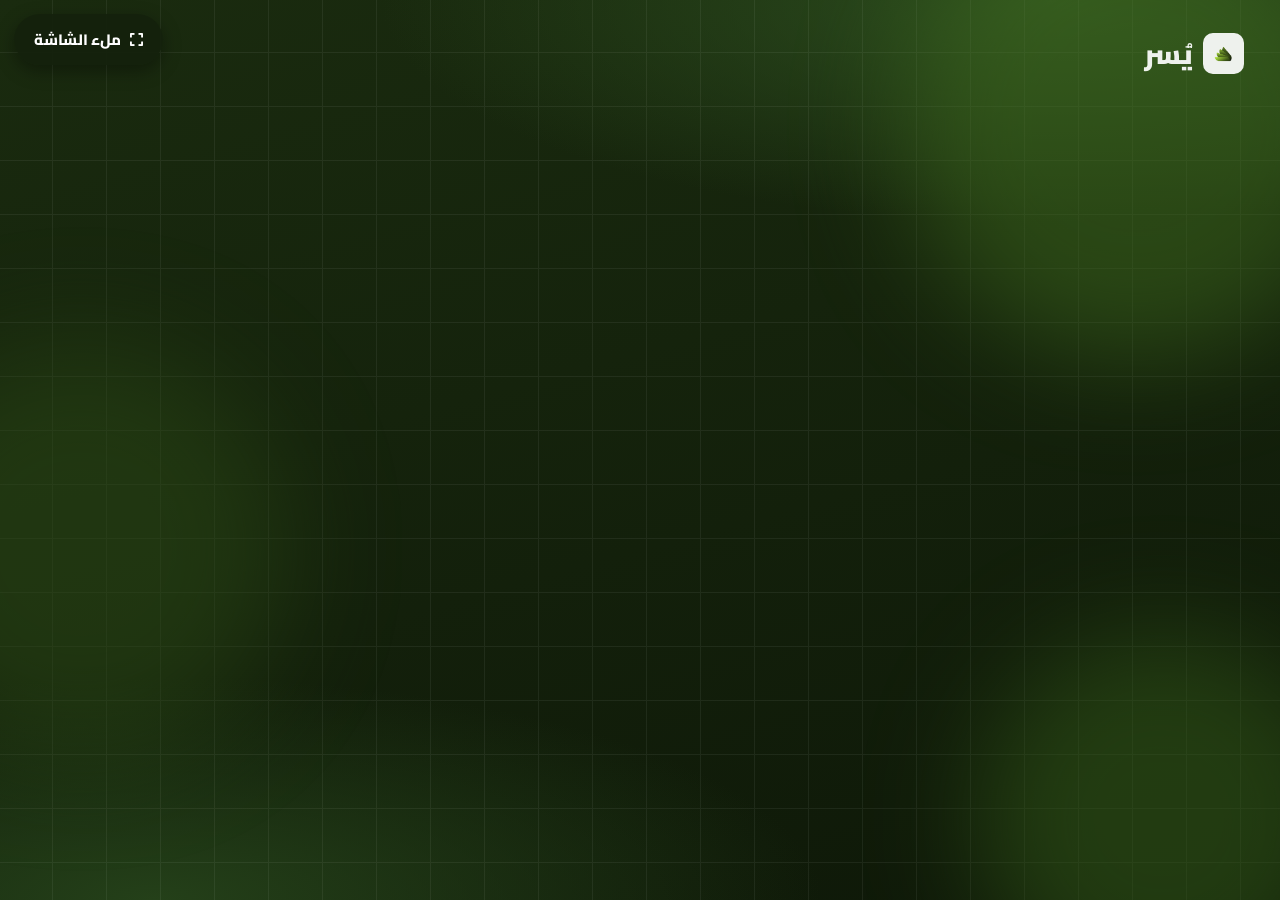
<file: ad.html>
<!doctype html>
<html lang="ar" dir="rtl">

<head>
  <meta charset="utf-8">
  <meta name="viewport" content="width=device-width,initial-scale=1">
  <title>يُسر | إعلان موشن جرافيك</title>
  <link rel="preconnect" href="https://fonts.googleapis.com">
  <link rel="preconnect" href="https://fonts.gstatic.com" crossorigin>
  <link href="https://fonts.googleapis.com/css2?family=Cairo:wght@400;600;700;800;900&display=swap" rel="stylesheet">
  <link rel="stylesheet" href="https://cdnjs.cloudflare.com/ajax/libs/font-awesome/6.5.1/css/all.min.css">
  <link rel="icon" href="assets/img/Yusr.png" type="image/png">
  <style>
    :root {
      --primary: #5B7A23; --p2: #7FA735; --accent: #76B041; --dark: #14210C;
      --grad: linear-gradient(135deg, #7FA735 0%, #5B7A23 55%, #263A14 100%);
      --lime: #bce08a; --soft: #c4d8aa;
      --T: 21s;
    }
    * { box-sizing: border-box; margin: 0; padding: 0 }
    html, body { height: 100%; width: 100%; overflow: hidden; background: #0c1507 }
    body { font-family: 'Cairo', sans-serif; }

    /* Fully fluid stage — fills ANY aspect ratio (1:1, 9:16, etc.) */
    .stage {
      position: fixed; inset: 0; overflow: hidden; color: #fff;
      background:
        radial-gradient(95% 45% at 82% 0%, #2c4d1e 0%, transparent 55%),
        radial-gradient(95% 45% at 12% 100%, #244019 0%, transparent 55%),
        linear-gradient(165deg, #1a2b0f 0%, #0e1808 100%);
    }
    .grid-bg { position: absolute; inset: -2px; opacity: .06;
      background-image: linear-gradient(#fff 1px, transparent 1px), linear-gradient(90deg, #fff 1px, transparent 1px);
      background-size: 6vmin 6vmin; animation: gridmove 9s linear infinite; }
    @keyframes gridmove { to { background-position: 6vmin 6vmin } }
    .blob { position: absolute; border-radius: 50%; filter: blur(6vmin); opacity: .5 }
    .blob.a { width: 52vmin; height: 52vmin; background: #3f6b1e; top: -12vmin; right: -10vmin; animation: float1 11s ease-in-out infinite }
    .blob.b { width: 46vmin; height: 46vmin; background: #2c4a16; top: 38%; left: -14vmin; animation: float2 13s ease-in-out infinite }
    .blob.c { width: 42vmin; height: 42vmin; background: #355d1a; bottom: -12vmin; right: -8vmin; animation: float1 15s ease-in-out infinite }
    @keyframes float1 { 50% { transform: translate(-4vmin, 5vmin) scale(1.1) } }
    @keyframes float2 { 50% { transform: translate(4vmin, -4vmin) scale(1.08) } }

    .watermark { position: absolute; top: 3.2vmin; right: 4vmin; display: flex; align-items: center; gap: 1.1vmin; z-index: 6; opacity: .92 }
    .watermark img { width: 4.6vmin; height: 4.6vmin; background: #fff; border-radius: 1.1vmin; padding: .5vmin }
    .watermark b { font-size: 3vmin; font-weight: 900 }

    /* Scenes — fluid, fill the frame in any ratio */
    .scene { position: absolute; inset: 0; display: flex; flex-direction: column; align-items: center; justify-content: center;
      text-align: center; padding: clamp(40px, 7vh, 180px) clamp(26px, 6vw, 130px); gap: clamp(20px, 4.2vh, 96px); opacity: 0; }
    .z { display: flex; flex-direction: column; align-items: center; gap: clamp(14px, 2.4vh, 44px); width: 100% }
    .sc1 { animation: sc1 var(--T) infinite } .sc2 { animation: sc2 var(--T) infinite }
    .sc3 { animation: sc3 var(--T) infinite } .sc4 { animation: sc4 var(--T) infinite }
    .sc5 { animation: sc5 var(--T) infinite } .sc6 { animation: sc6 var(--T) infinite }
    @keyframes sc1 { 0%{opacity:0;transform:scale(1.05)} 2%{opacity:1;transform:scale(1)} 12%{opacity:1} 14%,100%{opacity:0;transform:scale(.97)} }
    @keyframes sc2 { 0%,14%{opacity:0;transform:translateY(3vh)} 17%{opacity:1;transform:translateY(0)} 26%{opacity:1} 28%,100%{opacity:0;transform:translateY(-2.5vh)} }
    @keyframes sc3 { 0%,28%{opacity:0;transform:scale(.95)} 31%{opacity:1;transform:scale(1)} 44%{opacity:1} 46%,100%{opacity:0;transform:scale(1.03)} }
    @keyframes sc4 { 0%,46%{opacity:0} 49%{opacity:1} 60%{opacity:1} 62%,100%{opacity:0} }
    @keyframes sc5 { 0%,62%{opacity:0;transform:translateY(2.8vh)} 65%{opacity:1;transform:translateY(0)} 76%{opacity:1} 78%,100%{opacity:0;transform:translateY(-2.2vh)} }
    @keyframes sc6 { 0%,78%{opacity:0;transform:translateY(3vh)} 81%{opacity:1;transform:translateY(0)} 99%{opacity:1} 100%{opacity:0} }

    h2.line { font-size: clamp(32px, 8.1vmin, 140px); font-weight: 900; line-height: 1.18 }
    .g { color: var(--lime) }
    .sceneSub { font-size: clamp(18px, 3.5vmin, 60px); color: var(--soft); font-weight: 700; max-width: 24ch; line-height: 1.5 }
    .eyebrow2 { font-size: clamp(16px, 2.9vmin, 50px); font-weight: 800; color: var(--lime); background: rgba(188,224,138,.12); border: 2px solid rgba(188,224,138,.32); padding: .8em 1.6em; border-radius: 999px }
    .statline { font-size: clamp(18px, 3.4vmin, 56px); font-weight: 800; color: #fff; display: inline-flex; align-items: center; gap: .4em }
    .statline i { color: var(--lime) }

    /* Scene 1 — Brand */
    .badge-logo { width: clamp(120px, 25vmin, 380px); height: clamp(120px, 25vmin, 380px); border-radius: 24%; background: #fff; display: flex; align-items: center; justify-content: center; box-shadow: 0 4vmin 9vmin rgba(0,0,0,.45); animation: pop 1.2s cubic-bezier(.2,.9,.3,1.3) both; }
    .badge-logo img { width: 70%; height: 70% }
    @keyframes pop { from { transform: scale(.4); opacity: 0 } to { transform: scale(1); opacity: 1 } }
    .brand-name { font-size: clamp(80px, 15.5vmin, 250px); font-weight: 900; letter-spacing: -.02em; line-height: 1 }
    .brand-sub { font-size: clamp(22px, 4.2vmin, 66px); color: var(--soft); font-weight: 700 }
    .rule { width: clamp(90px, 14vmin, 220px); height: clamp(6px, 0.85vmin, 13px); border-radius: 7px; background: linear-gradient(90deg, var(--p2), var(--lime)); }
    .pills { display: flex; gap: 1.5vmin; flex-wrap: wrap; justify-content: center }
    .pill { font-size: clamp(15px, 2.8vmin, 44px); font-weight: 700; color: #eaf4d9; background: rgba(255,255,255,.10); border: 2px solid rgba(255,255,255,.18); padding: .42em .95em; border-radius: 999px; display: inline-flex; align-items: center; gap: .4em }
    .pill i { color: var(--lime) }

    /* Scene 2 — problem */
    .paper { width: clamp(220px, 42vmin, 620px); height: clamp(150px, 28.5vmin, 420px); background: #f4efe2; border-radius: 4%; position: relative; transform: rotate(-6deg); box-shadow: 0 4vmin 8vmin rgba(0,0,0,.5); overflow: hidden }
    .paper::before { content: ""; position: absolute; inset: 7%; background: repeating-linear-gradient(#cdbf9b 0 4px, transparent 4px 11%) }
    .x-mark { position: absolute; inset: 0; display: flex; align-items: center; justify-content: center; font-size: clamp(100px, 19vmin, 280px); color: #c0392b; text-shadow: 0 8px 22px rgba(0,0,0,.3); animation: xpulse 1.4s ease-in-out infinite }
    @keyframes xpulse { 50% { transform: scale(1.12) } }

    /* Scene 3 — AUREX tap */
    .tap { position: relative; width: clamp(300px, 56vmin, 820px); height: clamp(220px, 38vmin, 560px) }
    .phone { position: absolute; width: 30%; height: 90%; border-radius: 9%; background: linear-gradient(160deg, #1e3413, #0e1808); border: 2px solid #3a5a22; box-shadow: 0 4vmin 8vmin rgba(0,0,0,.55); display: flex; flex-direction: column; align-items: center; padding-top: 8%; }
    .phone img { width: 34%; background: #fff; border-radius: 18%; padding: 7%; aspect-ratio: 1 }
    .phone .ln { width: 70%; height: 3%; border-radius: 8px; background: rgba(255,255,255,.18); margin-top: 6% }
    .phone .ln.s { width: 45% }
    .phone.left { right: 11%; top: 5%; transform: rotate(-9deg) }
    .phone.right { left: 11%; top: 5%; transform: rotate(9deg) }
    .pulse { position: absolute; left: 50%; top: 52%; width: 11%; aspect-ratio: 1; transform: translate(-50%,-50%); border-radius: 50%; background: var(--lime); box-shadow: 0 0 7vmin var(--lime); animation: tapglow 1.6s ease-out infinite }
    .pulse::after, .pulse::before { content: ""; position: absolute; inset: 0; border-radius: 50%; border: 4px solid var(--lime); animation: ring 1.6s ease-out infinite }
    .pulse::before { animation-delay: .8s }
    @keyframes ring { from { transform: scale(1); opacity: .9 } to { transform: scale(3.6); opacity: 0 } }
    @keyframes tapglow { 50% { transform: translate(-50%,-50%) scale(1.18) } }
    .check-badge { display: inline-flex; align-items: center; gap: .4em; background: var(--grad); color: #fff; font-size: clamp(18px, 3.4vmin, 52px); font-weight: 800; padding: .5em 1em; border-radius: 999px; animation: pop 1s ease both; box-shadow: 0 3vmin 6vmin rgba(0,0,0,.4) }
    .aurex-tag { font-size: clamp(20px, 3.7vmin, 56px); color: var(--lime); font-weight: 800; letter-spacing: 2px }

    /* Scene 4 — features (tall column) */
    .scene-head { font-size: clamp(28px, 6.7vmin, 110px); font-weight: 900; line-height: 1.15 }
    .feat-col { display: flex; flex-direction: column; gap: clamp(14px, 2.2vh, 36px); width: 100% }
    .fcard { background: rgba(255,255,255,.06); border: 2px solid rgba(255,255,255,.14); border-radius: 3vmin; padding: clamp(18px, 2.7vmin, 44px) clamp(22px, 3.4vmin, 54px); display: flex; align-items: center; gap: clamp(18px, 2.6vmin, 40px); }
    .fcard i { font-size: clamp(34px, 5.4vmin, 84px); color: var(--lime); width: 1.3em; text-align: center; flex: none }
    .fcard span { font-size: clamp(22px, 4vmin, 62px); font-weight: 800; text-align: right }
    .f1 { animation: fpop var(--T) infinite } .f2 { animation: fpop2 var(--T) infinite }
    .f3 { animation: fpop3 var(--T) infinite } .f4 { animation: fpop4 var(--T) infinite }
    @keyframes fpop { 0%,49%{opacity:0;transform:translateX(3vmin)} 52%{opacity:1;transform:none} 100%{opacity:1} }
    @keyframes fpop2 { 0%,51%{opacity:0;transform:translateX(3vmin)} 54%{opacity:1;transform:none} 100%{opacity:1} }
    @keyframes fpop3 { 0%,53%{opacity:0;transform:translateX(3vmin)} 56%{opacity:1;transform:none} 100%{opacity:1} }
    @keyframes fpop4 { 0%,55%{opacity:0;transform:translateX(3vmin)} 58%{opacity:1;transform:none} 100%{opacity:1} }

    /* Scene 5 — Customer stores */
    .shops { display: flex; gap: clamp(14px, 2.2vmin, 32px); justify-content: center; width: 100% }
    .shop { flex: 1; border-radius: 2.6vmin; overflow: hidden; background: rgba(255,255,255,.06); border: 2px solid rgba(255,255,255,.16); box-shadow: 0 3vmin 6vmin rgba(0,0,0,.5) }
    .shop img { width: 100%; height: clamp(180px, 36vh, 760px); object-fit: cover; display: block }
    .shop span { display: block; padding: .7em .2em; font-size: clamp(18px, 3vmin, 46px); font-weight: 800; text-align: center; color: #fff }
    .shop.h1 { animation: spop var(--T) infinite } .shop.h2 { animation: spop2 var(--T) infinite } .shop.h3 { animation: spop3 var(--T) infinite }
    @keyframes spop { 0%,63%{opacity:0;transform:translateY(3vh) scale(.92)} 66%{opacity:1;transform:none} 100%{opacity:1} }
    @keyframes spop2 { 0%,65%{opacity:0;transform:translateY(3vh) scale(.92)} 68%{opacity:1;transform:none} 100%{opacity:1} }
    @keyframes spop3 { 0%,67%{opacity:0;transform:translateY(3vh) scale(.92)} 70%{opacity:1;transform:none} 100%{opacity:1} }

    /* Scene 6 — CTA */
    .cta-free { font-size: clamp(20px, 3.8vmin, 58px); font-weight: 800; color: var(--lime); display: inline-flex; align-items: center; gap: .4em }
    .cta-title { font-size: clamp(40px, 9vmin, 150px); font-weight: 900; line-height: 1.16 }
    .stores { display: flex; gap: 2vmin; flex-wrap: wrap; justify-content: center }
    .store { display: inline-flex; align-items: center; gap: .4em; background: #fff; color: #14210C; font-weight: 800; padding: .55em 1em; border-radius: .6em; font-size: clamp(20px, 3.3vmin, 50px); box-shadow: 0 3vmin 6vmin rgba(0,0,0,.4) }
    .store i { font-size: 1.3em }
    .cta-foot { font-size: clamp(19px, 3.4vmin, 52px); color: var(--soft); font-weight: 700 }
    .cta-foot b { color: #fff }

    .progress { position: absolute; left: 0; bottom: 0; height: clamp(6px, .9vmin, 14px); background: var(--grad); width: 0; animation: prog var(--T) linear infinite; z-index: 7 }
    @keyframes prog { from { width: 0 } to { width: 100% } }

    @media (prefers-reduced-motion: reduce) { * { animation: none !important } }

    .fsbtn { position: fixed; top: 14px; left: 14px; z-index: 50; font-family: inherit; font-weight: 800; font-size: 15px; border: 0; cursor: pointer; background: rgba(20,33,12,.92); color: #fff; padding: 11px 20px; border-radius: 999px; display: inline-flex; align-items: center; gap: 9px; box-shadow: 0 6px 18px rgba(0,0,0,.35) }
    .fsbtn:hover { background: #5B7A23 }
  </style>
</head>

<body>
  <button id="fsBtn" class="fsbtn" onclick="toggleFs()"><i class="fas fa-expand"></i> ملء الشاشة</button>

  <div class="stage">
    <div class="grid-bg"></div>
    <span class="blob a"></span><span class="blob b"></span><span class="blob c"></span>
    <div class="watermark"><img src="assets/img/Yusr.png" alt="يُسر"><b>يُسر</b></div>

    <!-- Scene 1: Brand -->
    <div class="scene sc1">
      <div class="z"><div class="badge-logo"><img src="assets/img/Yusr.png" alt="يُسر"></div></div>
      <div class="z"><div class="brand-name">يُسر</div><div class="brand-sub">وسيطك الرقمي لتوثيق الحقوق</div><div class="rule"></div></div>
      <div class="z"><div class="pills">
        <span class="pill"><i class="fas fa-fingerprint"></i> توثيق فوري</span>
        <span class="pill"><i class="fas fa-lock"></i> غير قابل للتلاعب</span>
        <span class="pill"><i class="fas fa-gift"></i> مجاني للأفراد</span>
      </div></div>
    </div>

    <!-- Scene 2: Problem -->
    <div class="scene sc2">
      <div class="z"><span class="eyebrow2">المشكلة</span></div>
      <div class="z"><div class="paper"><span class="x-mark"><i class="fas fa-xmark"></i></span></div></div>
      <div class="z"><h2 class="line">دفاتر الديون الورقية<br><span class="g">تضيع معها حقوقك</span></h2><div class="sceneSub">ضياع للحقوق ونزاعات لا تنتهي</div></div>
    </div>

    <!-- Scene 3: AUREX tap -->
    <div class="scene sc3">
      <div class="z"><div class="tap">
        <div class="phone left"><img src="assets/img/Yusr.png" alt=""><span class="ln"></span><span class="ln s"></span></div>
        <div class="phone right"><img src="assets/img/Yusr.png" alt=""><span class="ln"></span><span class="ln s"></span></div>
        <span class="pulse"></span>
      </div></div>
      <div class="z"><h2 class="line">لمسة <span class="g">تُوثّق</span>، لا تدفع</h2><span class="check-badge"><i class="fas fa-circle-check"></i> تم التوثيق فوراً</span></div>
      <div class="z"><div class="aurex-tag">بتقنية AUREX</div></div>
    </div>

    <!-- Scene 4: Features -->
    <div class="scene sc4">
      <div class="z"><div class="scene-head">كل ما تحتاجه <span class="g">لحفظ حقّك</span></div></div>
      <div class="z"><div class="feat-col">
        <div class="fcard f1"><i class="fas fa-fingerprint"></i><span>توثيق فوري بلمسة واحدة</span></div>
        <div class="fcard f2"><i class="fas fa-lock"></i><span>غير قابل للتلاعب أو الإنكار</span></div>
        <div class="fcard f3"><i class="fas fa-wifi"></i><span>يعمل حتى بلا إنترنت</span></div>
        <div class="fcard f4"><i class="fas fa-mobile-screen"></i><span>على كل الأجهزة</span></div>
      </div></div>
    </div>

    <!-- Scene 5: Customer stores -->
    <div class="scene sc5">
      <div class="z"><h2 class="line">متاجر <span class="g">تثق بـ يُسر</span></h2></div>
      <div class="z"><div class="shops">
        <div class="shop h1"><img src="assets/img/store-grocery.jpg" alt="بقالة وتموينات"><span>بقالة وتموينات</span></div>
        <div class="shop h2"><img src="assets/img/store-decor.jpg" alt="محل ديكور ومفروشات"><span>ديكور ومفروشات</span></div>
        <div class="shop h3"><img src="assets/img/store-laundry.jpg" alt="مغسلة ملابس"><span>مغسلة ملابس</span></div>
      </div></div>
      <div class="z"><div class="statline"><i class="fas fa-store"></i> تجار حقيقيون يستخدمون يُسر الآن</div></div>
    </div>

    <!-- Scene 6: CTA -->
    <div class="scene sc6">
      <div class="z"><div class="badge-logo" style="width:clamp(80px,13vmin,190px);height:clamp(80px,13vmin,190px)"><img src="assets/img/Yusr.png" alt="يُسر"></div><div class="cta-free"><i class="fas fa-gift"></i> مجاني للأفراد بالكامل</div></div>
      <div class="z"><div class="cta-title">حمّل <span class="g">يُسر</span> الآن<br>ووثّق حقّك</div></div>
      <div class="z"><div class="stores">
        <span class="store"><i class="fab fa-apple"></i> App Store</span>
        <span class="store"><i class="fab fa-google-play"></i> Google Play</span>
      </div><div class="cta-foot">وثّق الآن، والسداد <b>لاحقاً</b> — بكل يُسر</div></div>
    </div>

    <div class="progress"></div>
  </div>

  <script>
    function toggleFs() {
      var el = document.documentElement;
      if (!document.fullscreenElement) { (el.requestFullscreen || el.webkitRequestFullscreen).call(el); }
      else { document.exitFullscreen(); }
    }
    document.addEventListener('fullscreenchange', function () {
      var btn = document.getElementById('fsBtn');
      if (btn) btn.style.display = document.fullscreenElement ? 'none' : '';
    });
  </script>
</body>

</html>
</file>
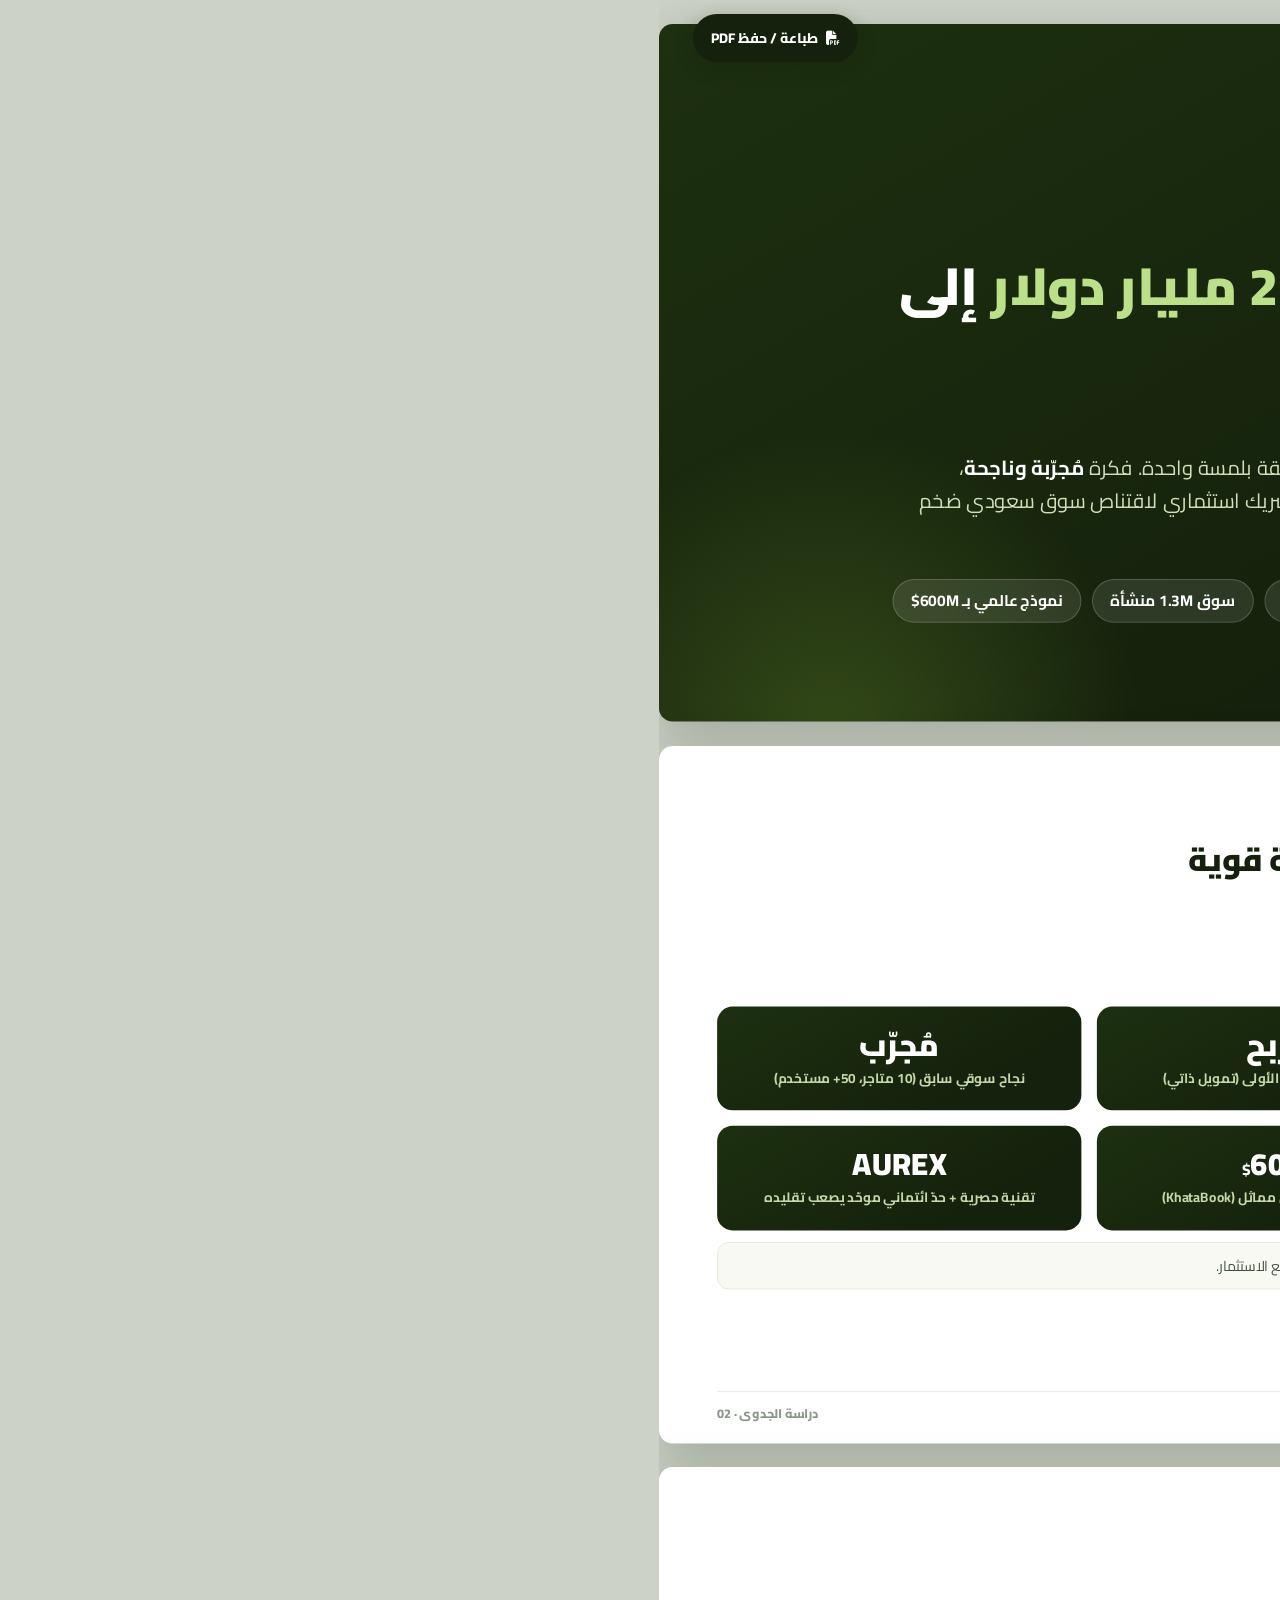
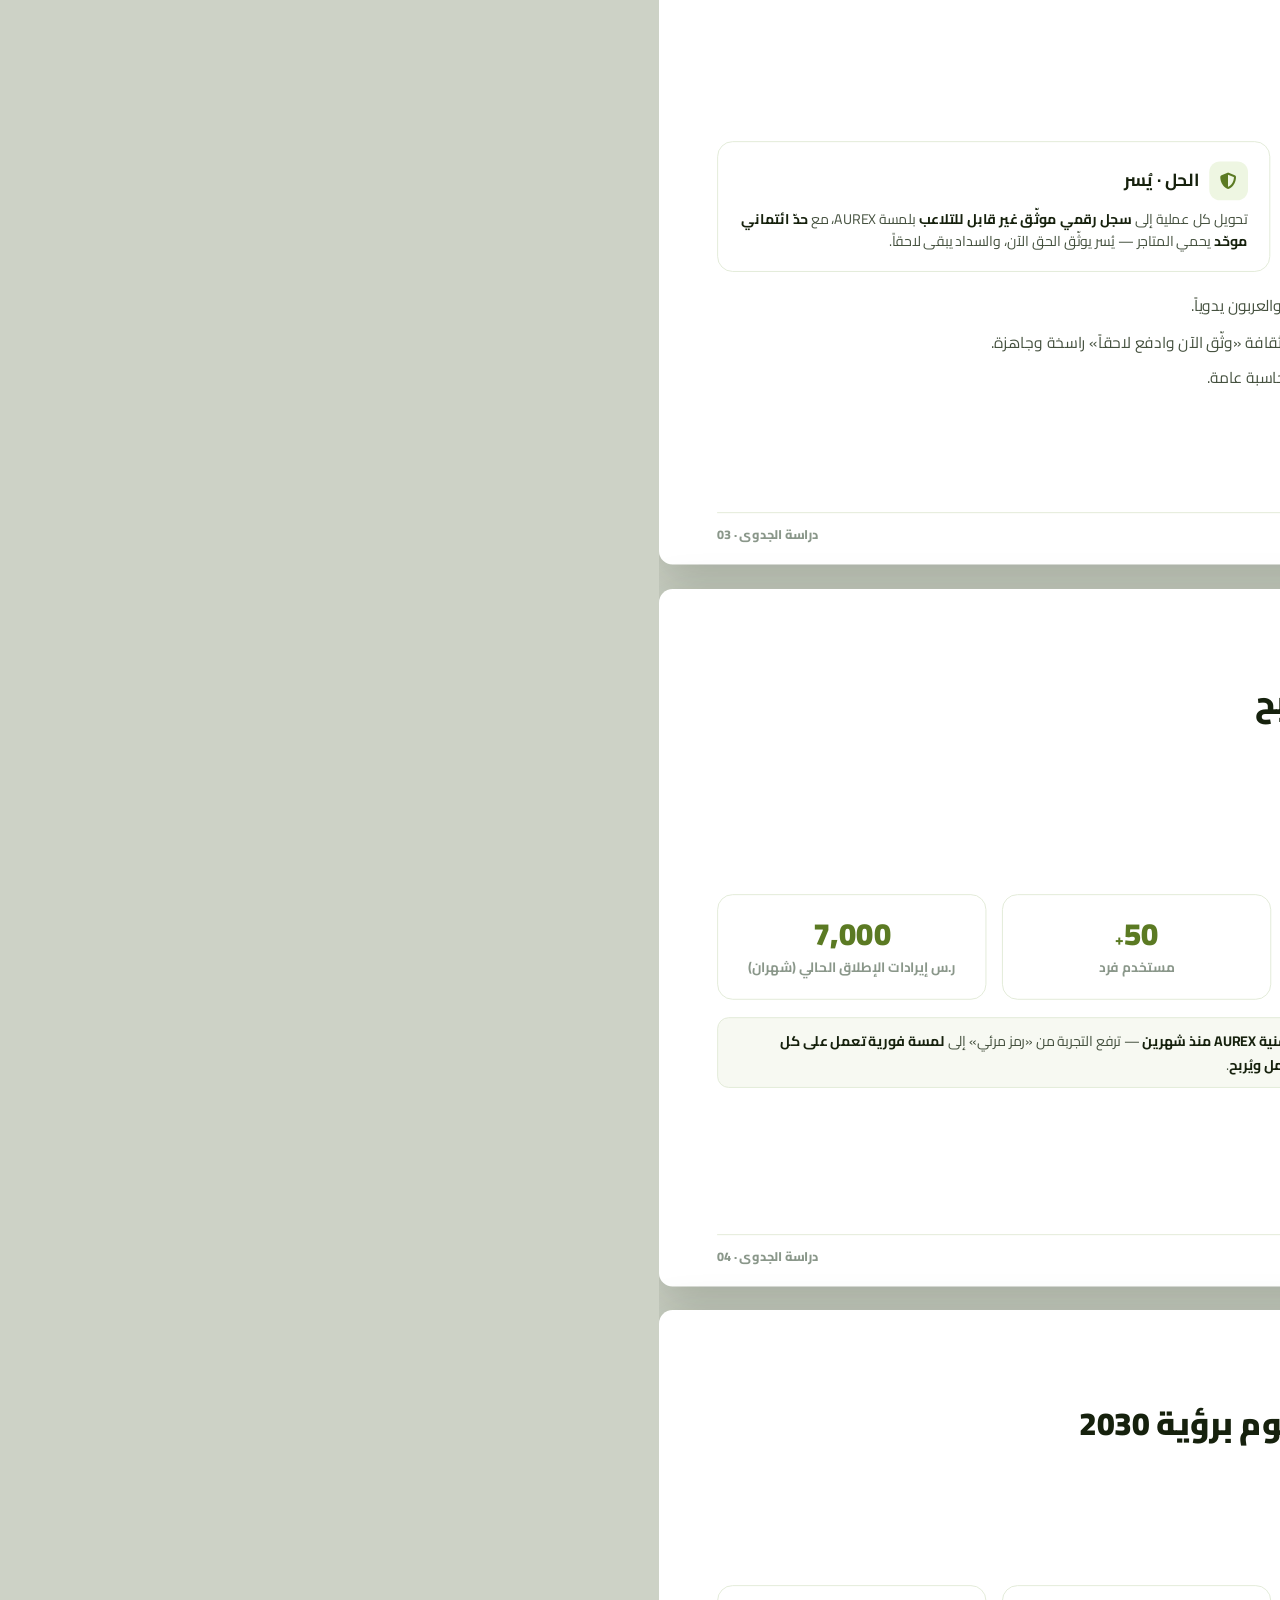
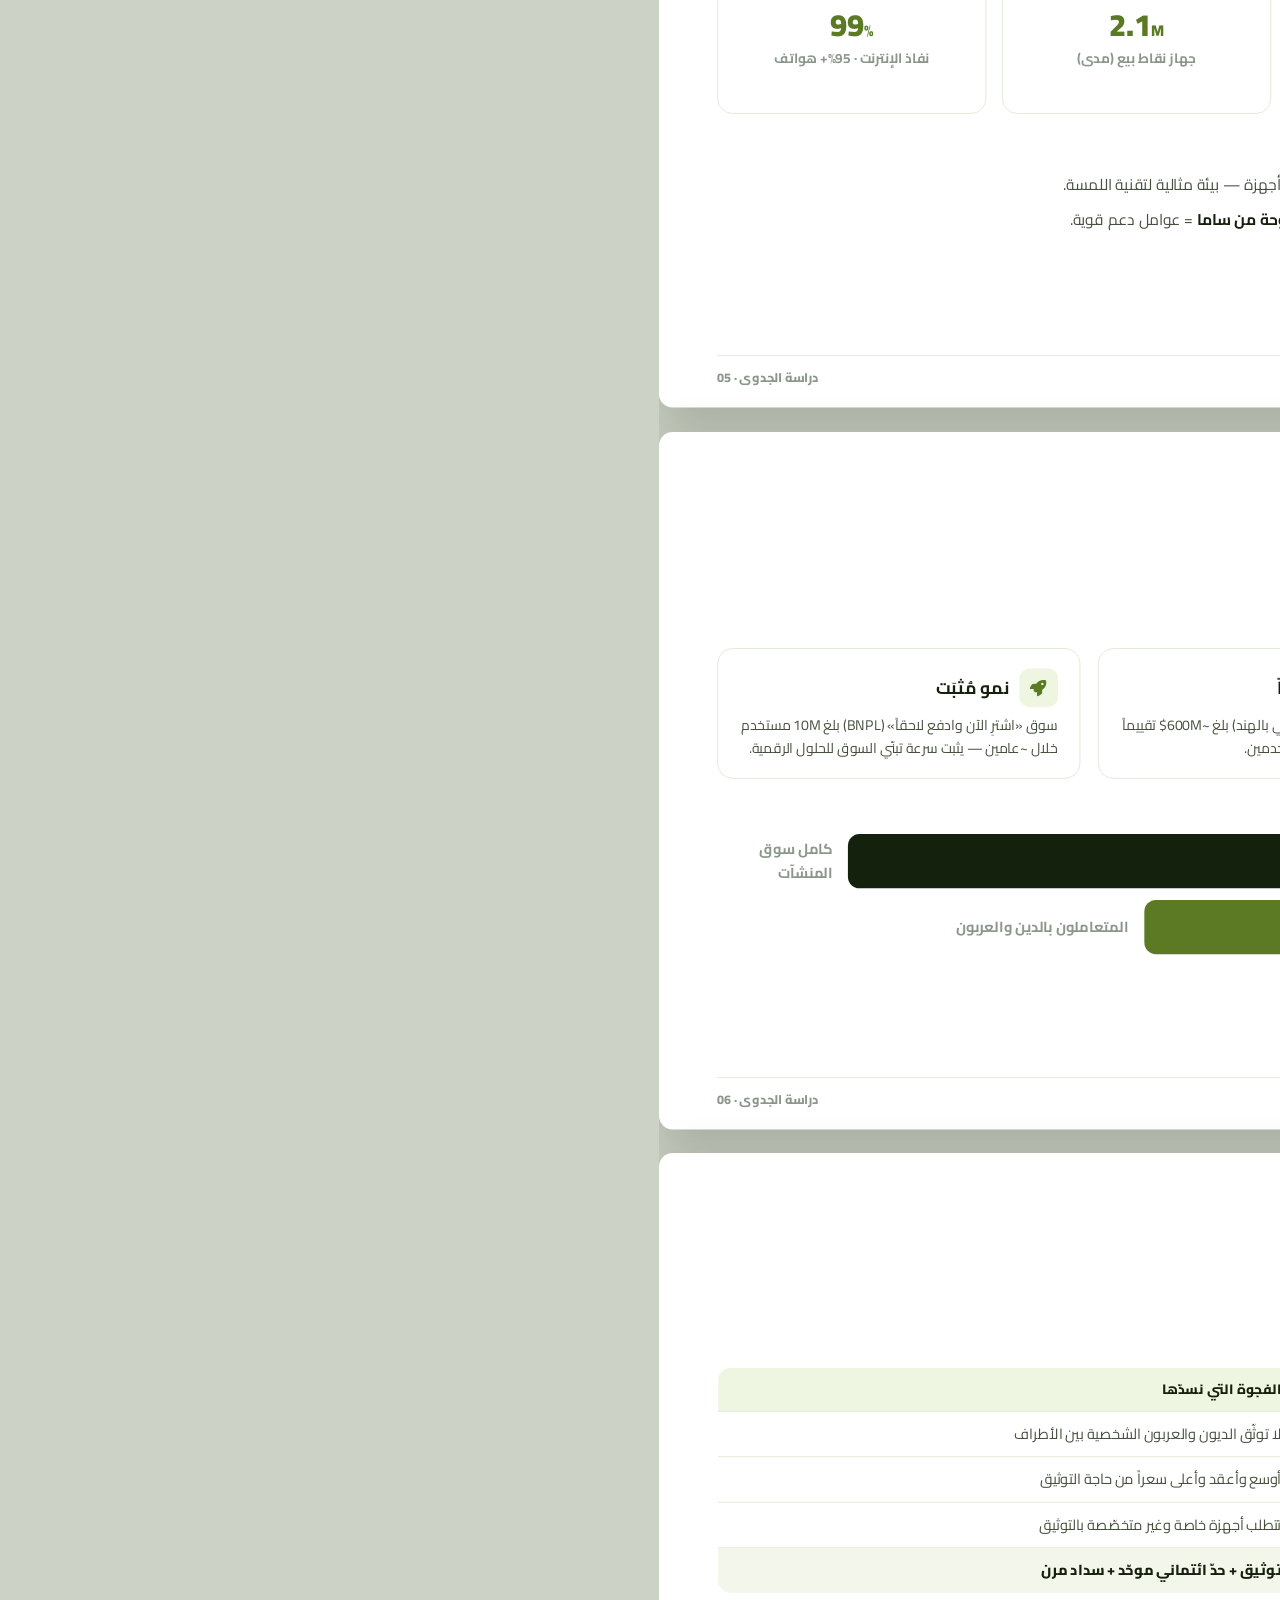
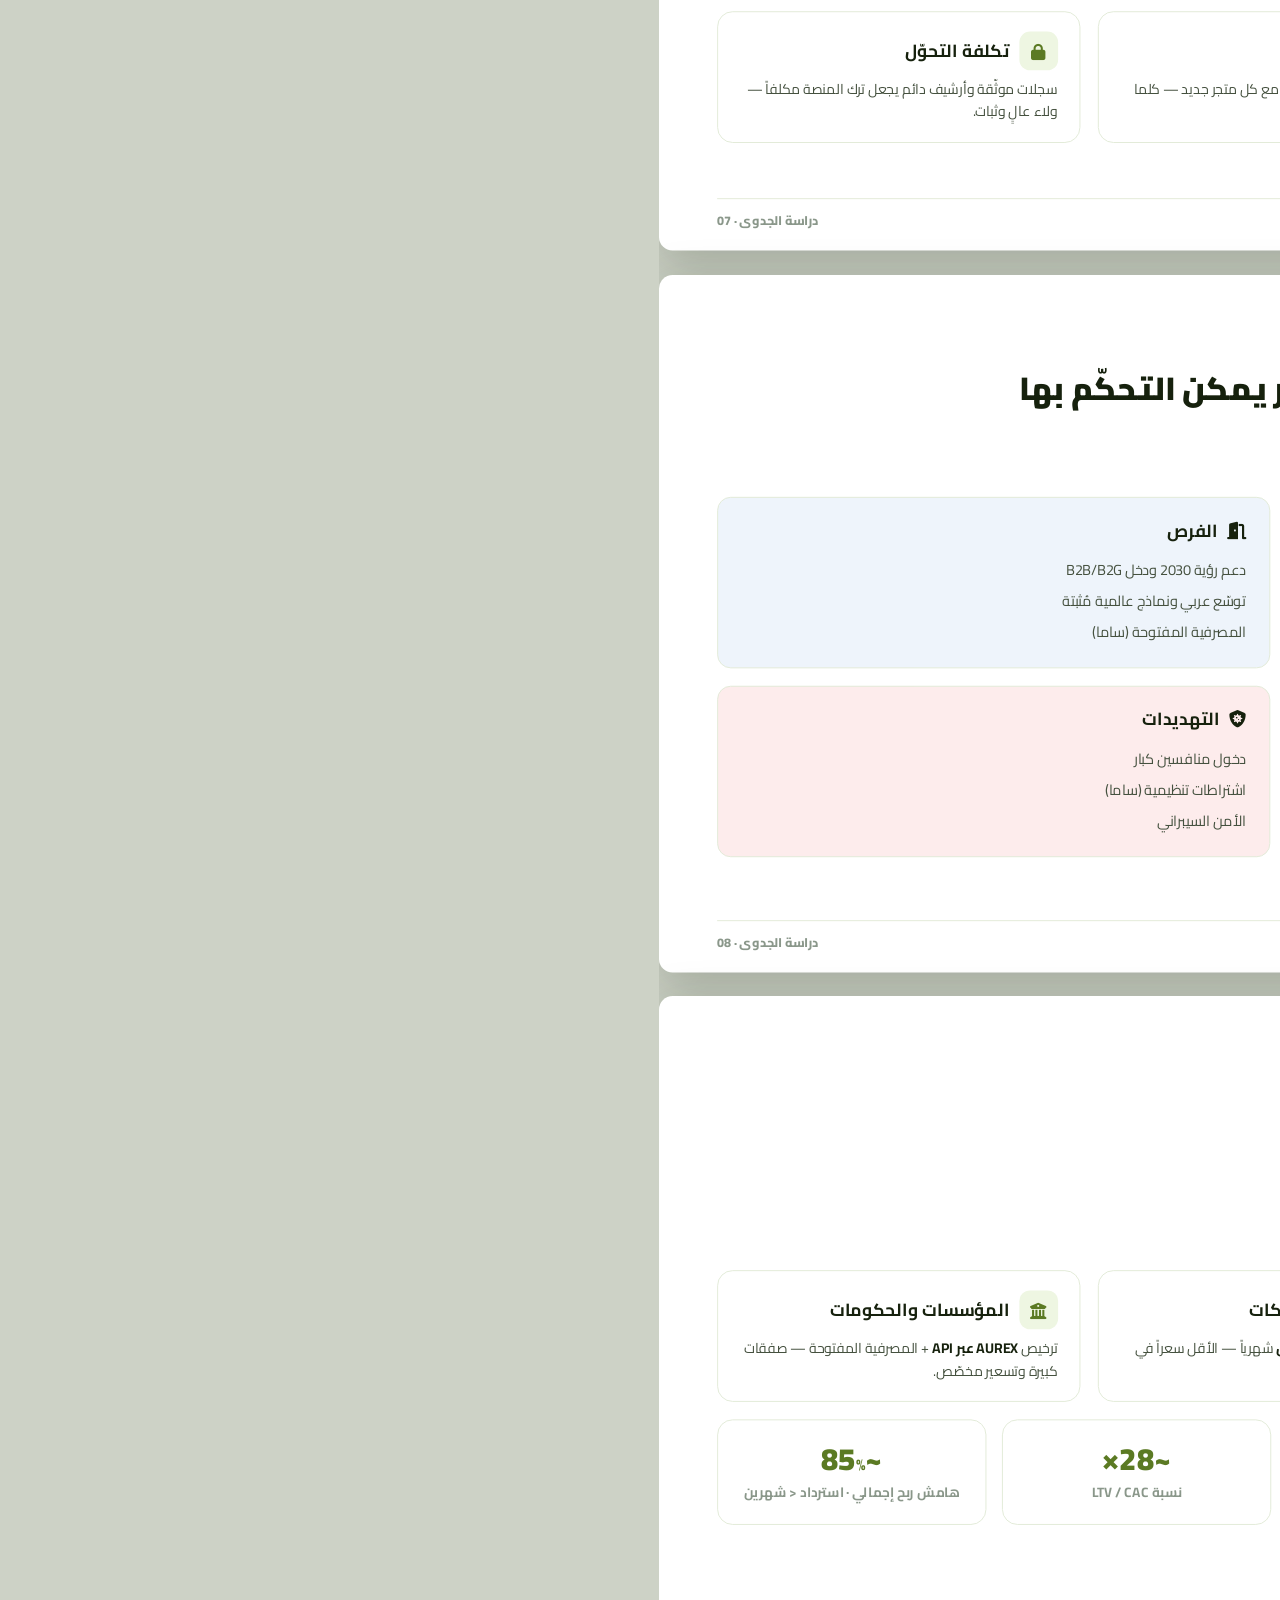
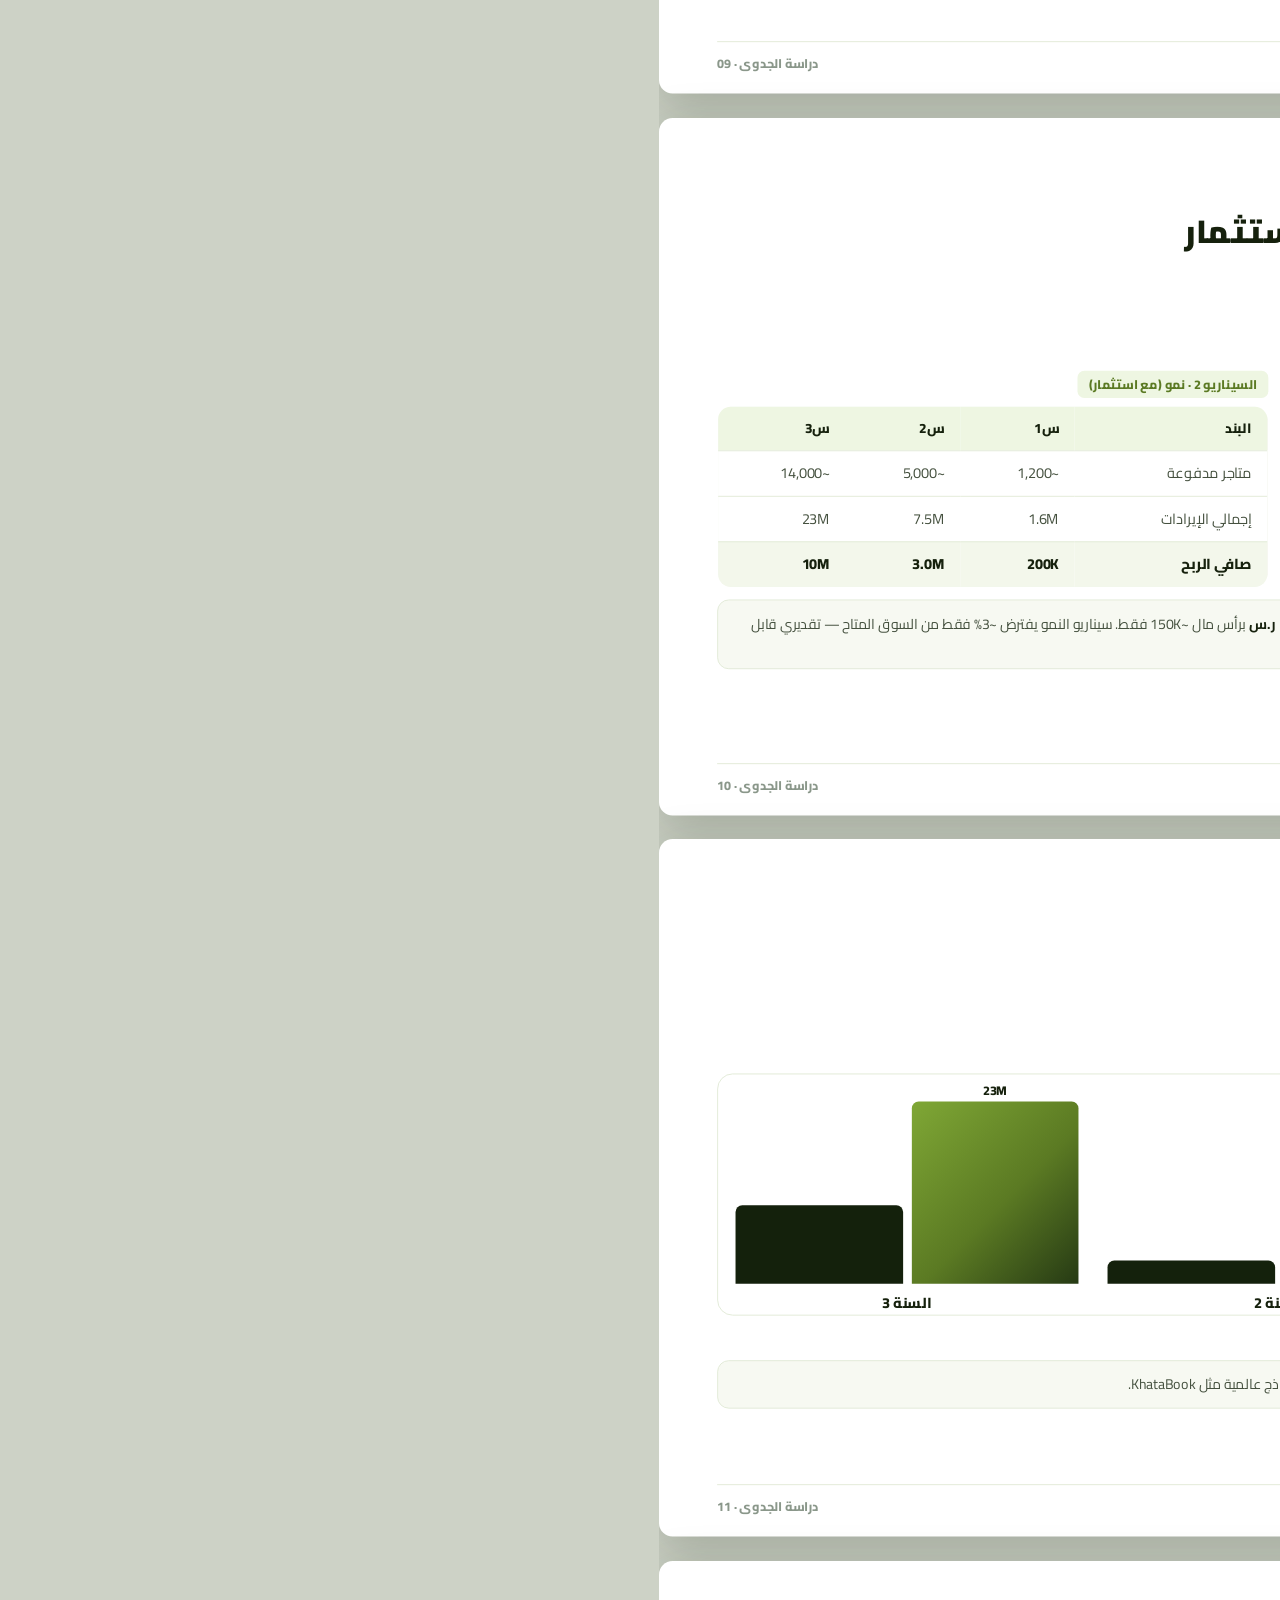
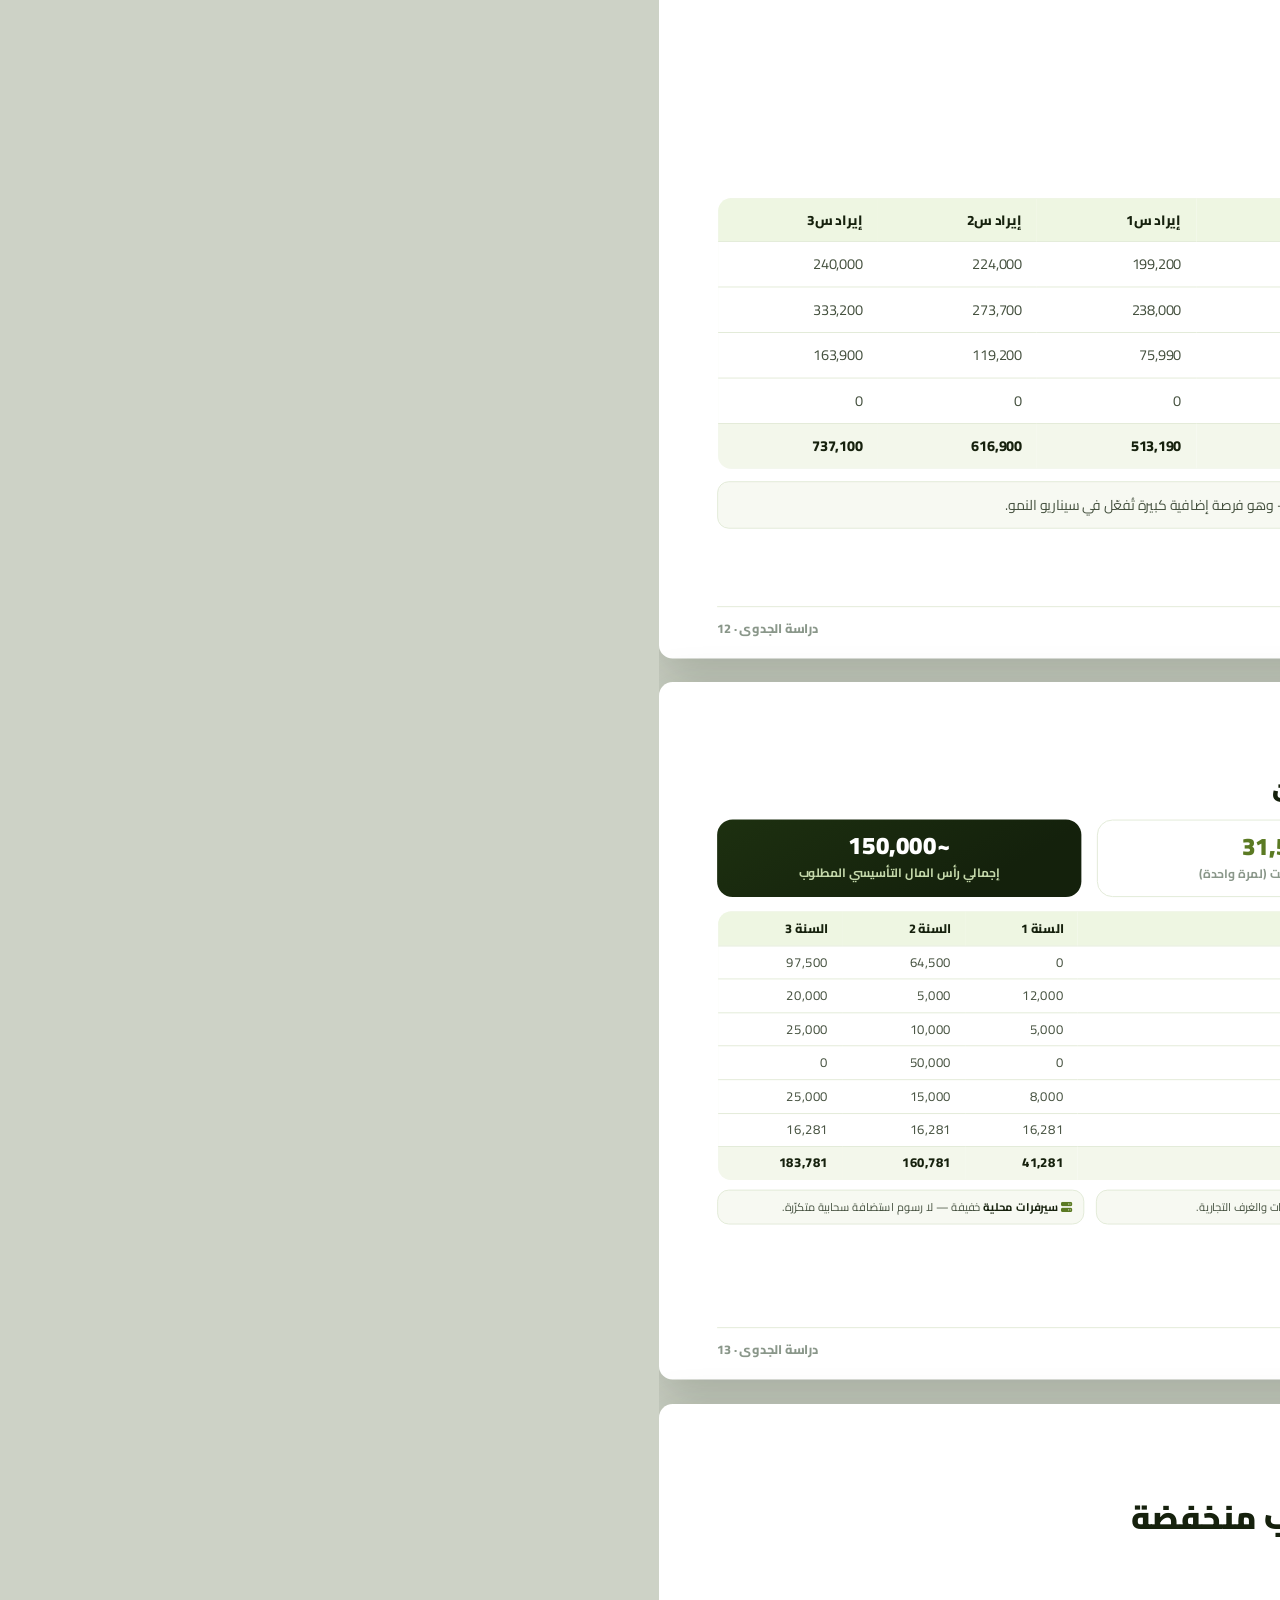
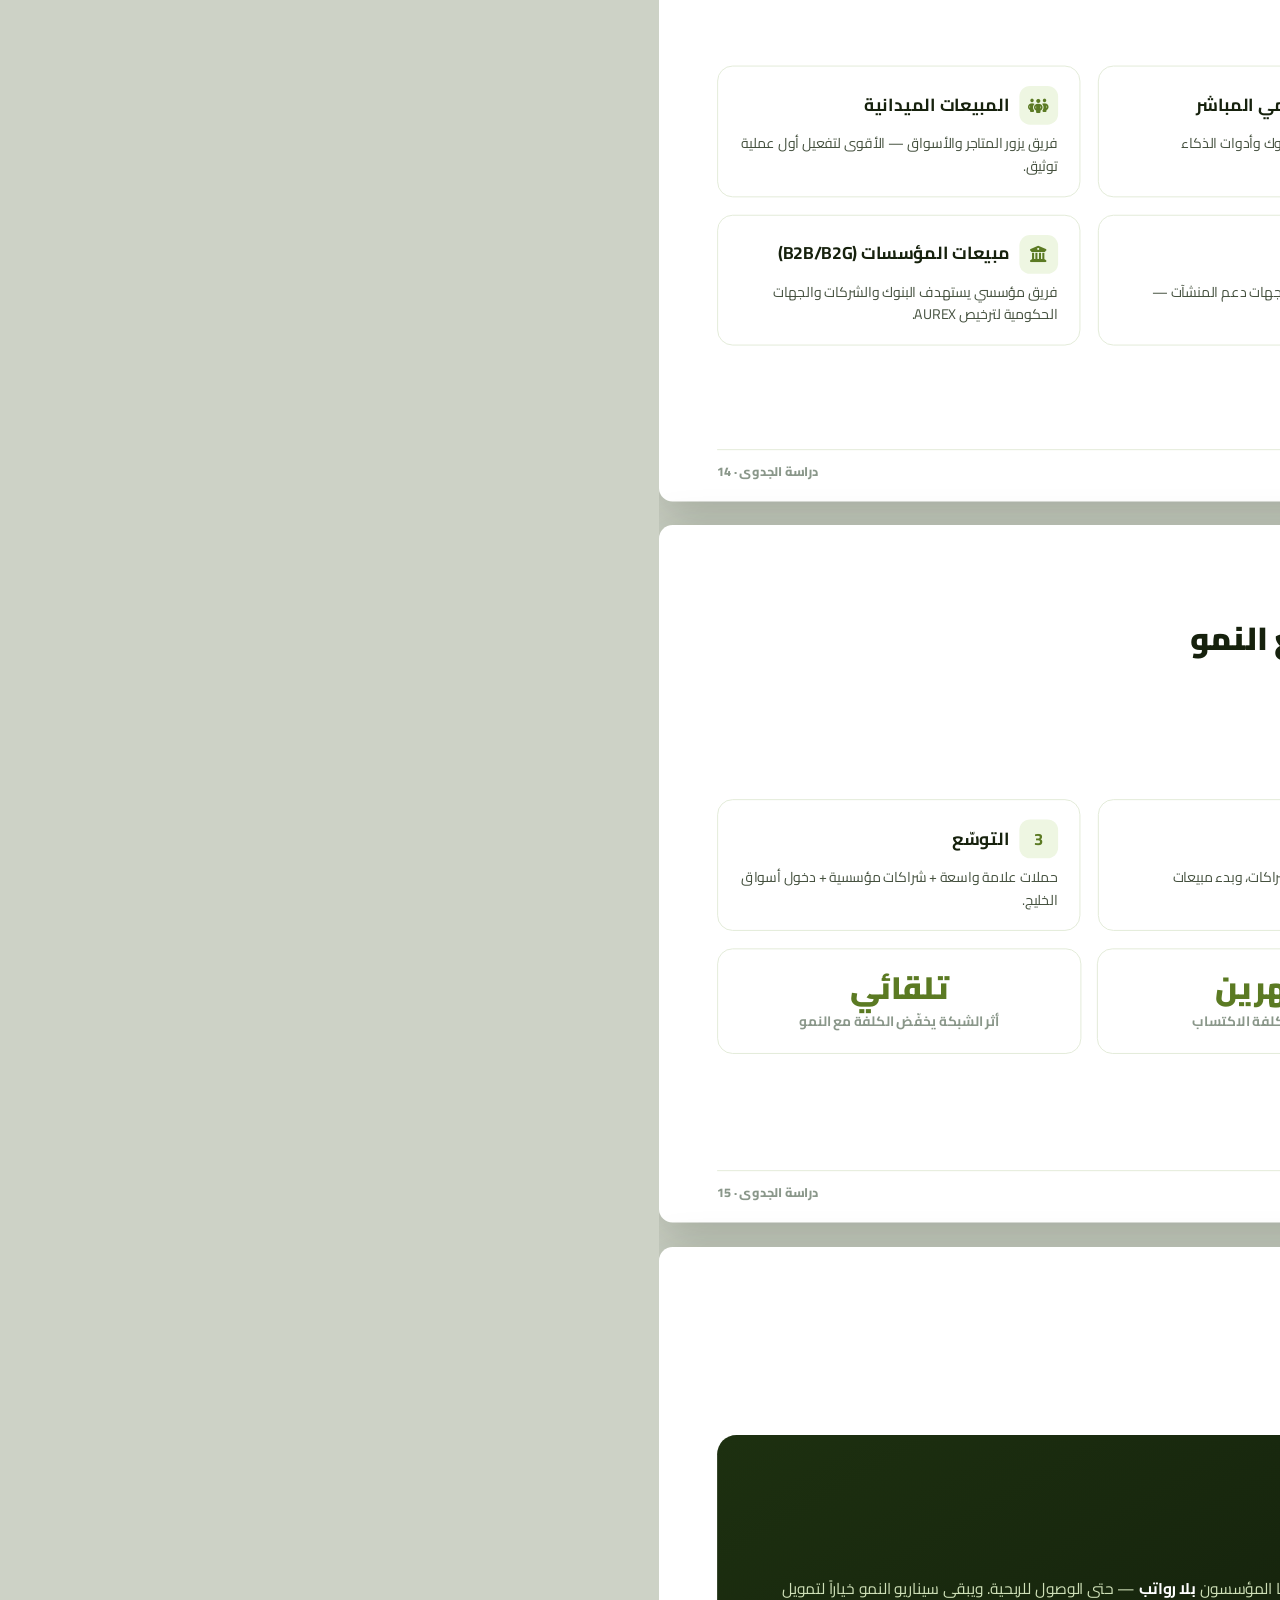
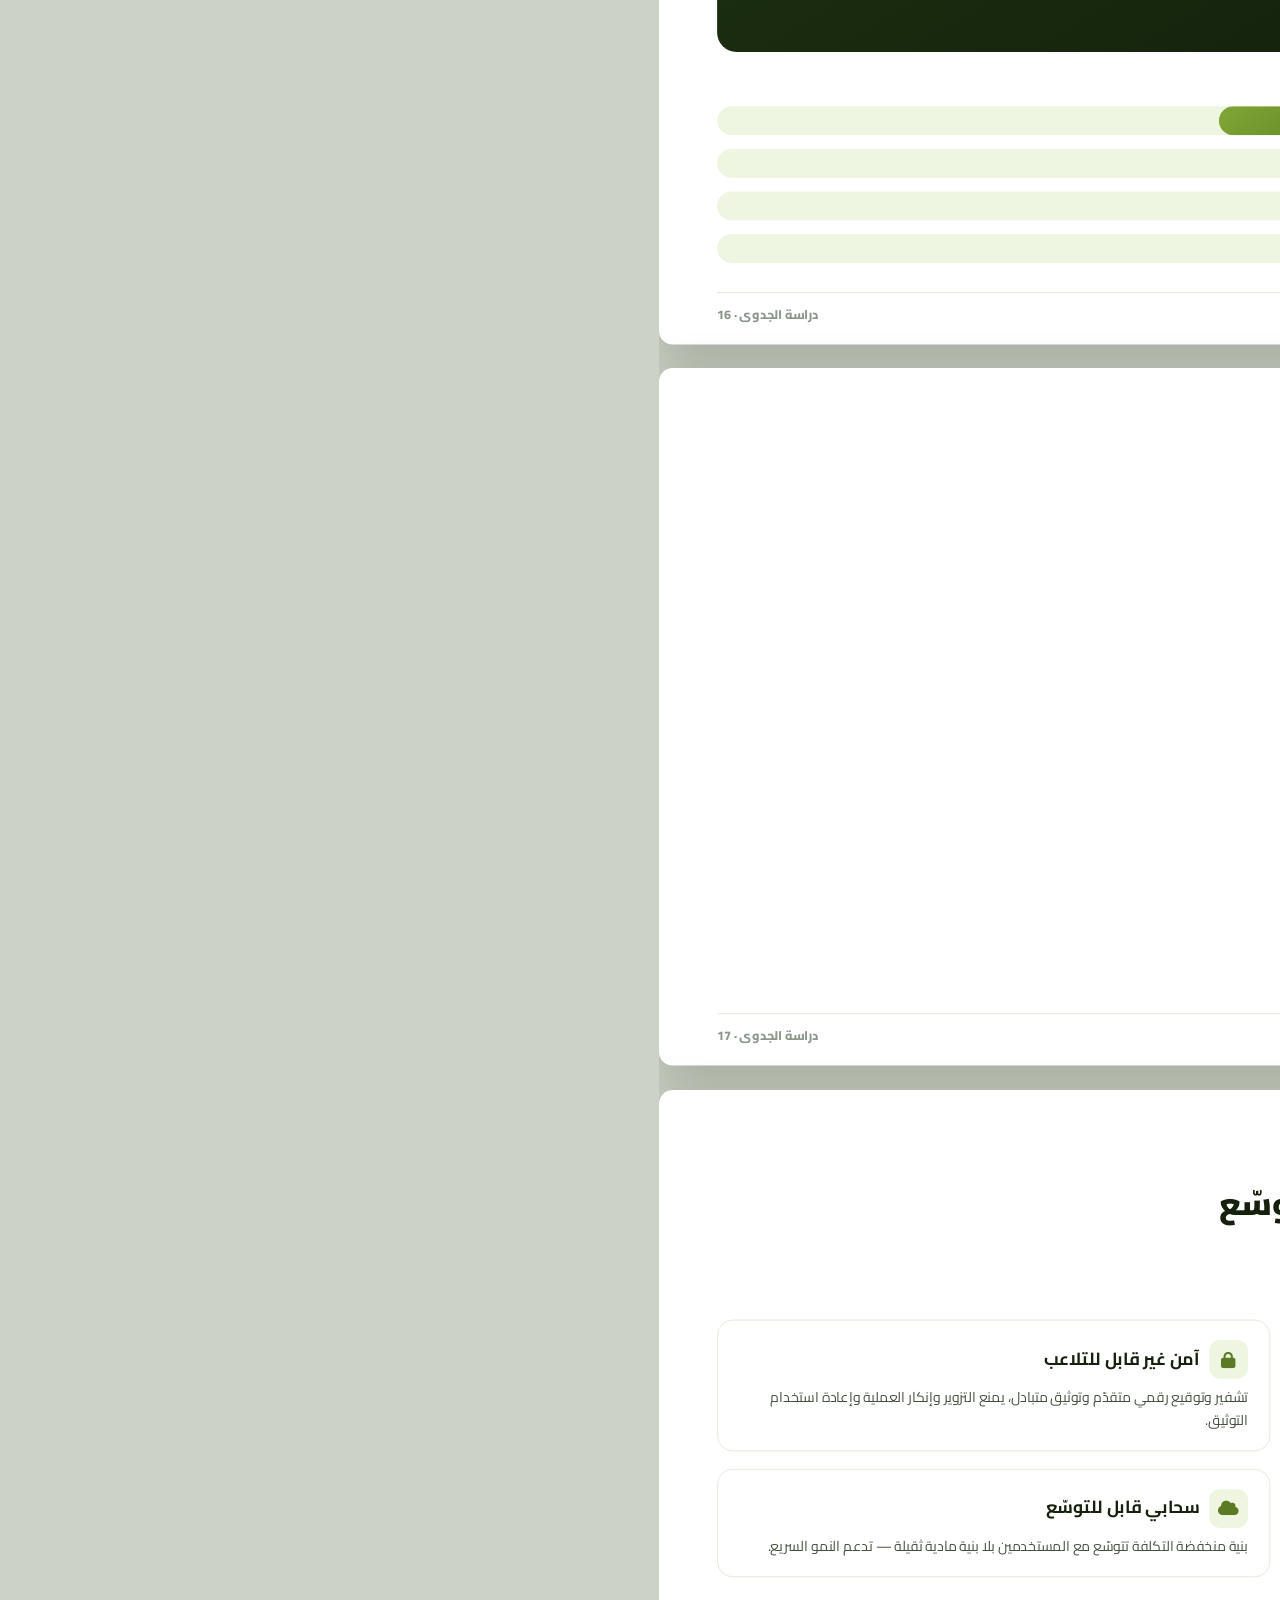
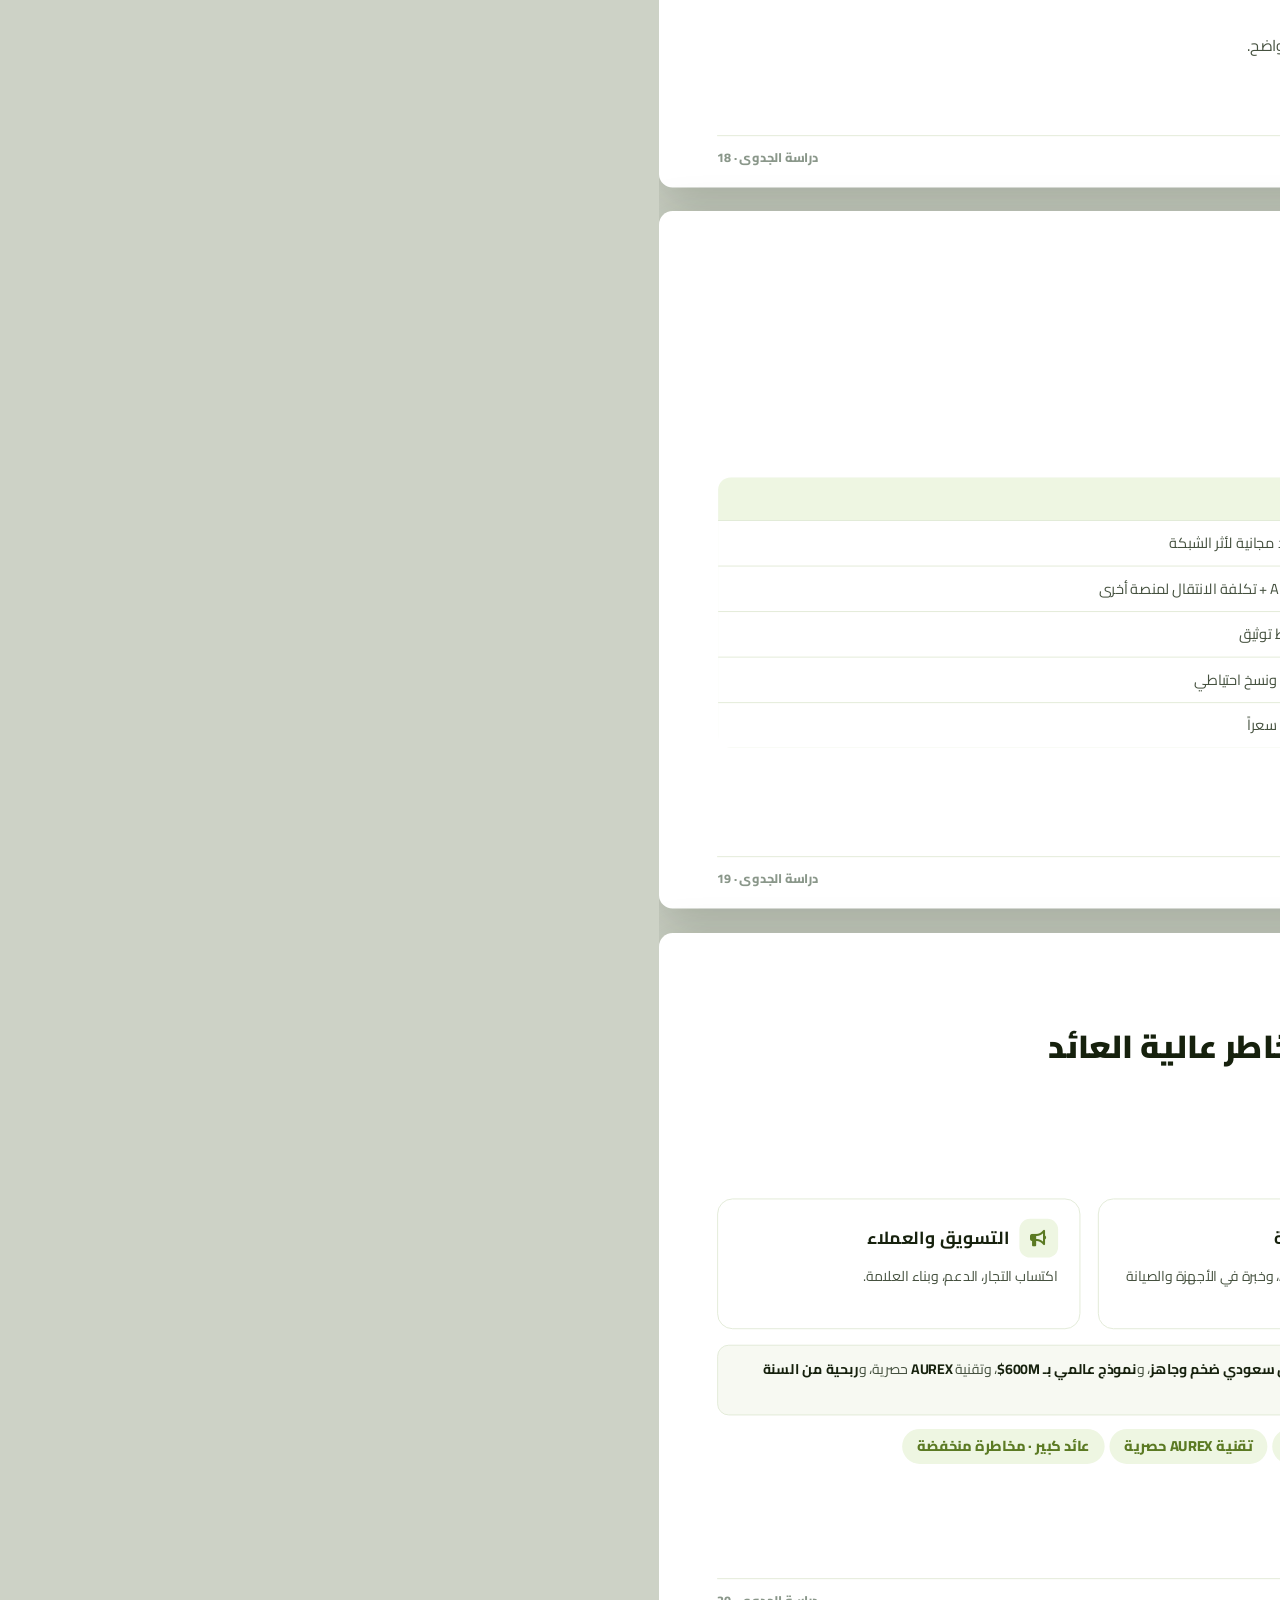
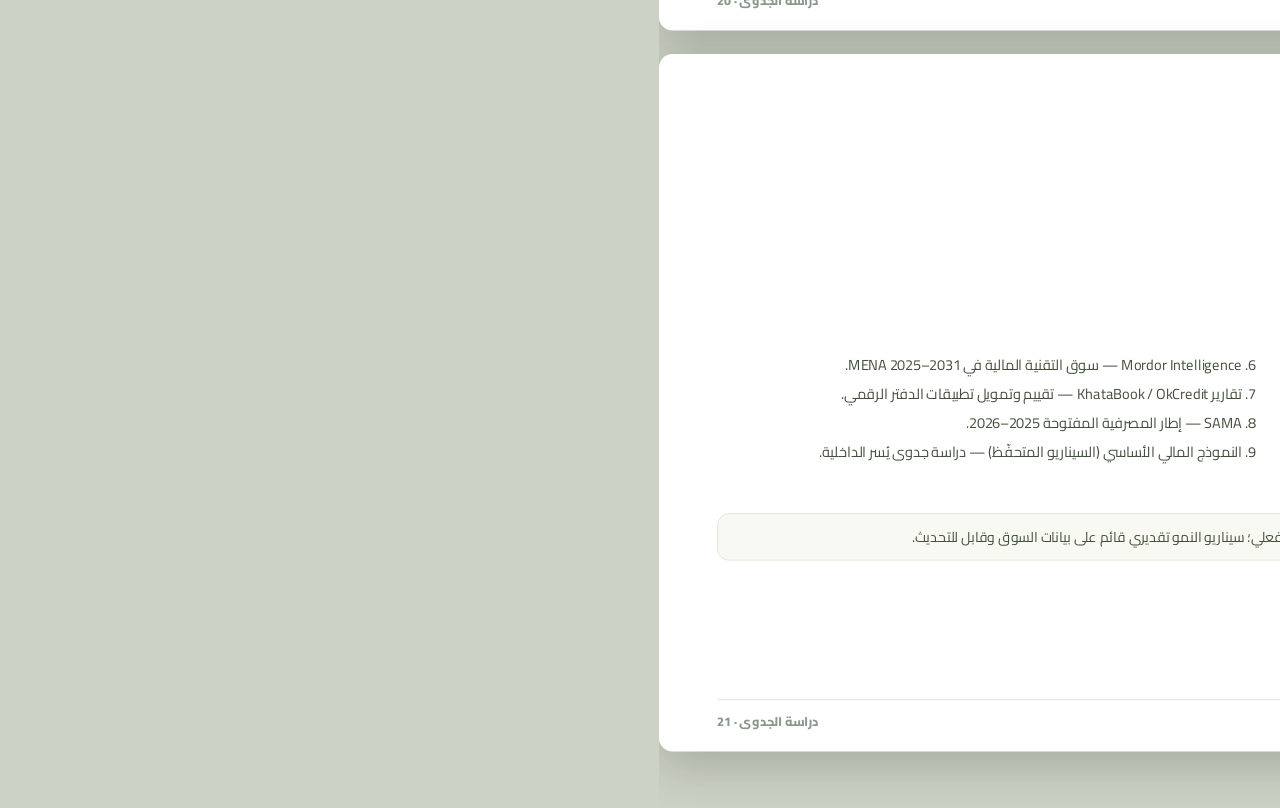
<file: feasibility.html>
<!doctype html>
<html lang="ar" dir="rtl">

<head>
  <meta charset="utf-8">
  <meta name="viewport" content="width=device-width,initial-scale=1">
  <title>يُسر | دراسة الجدوى وفرصة الاستثمار</title>
  <meta name="description" content="دراسة جدوى مالية وتقنية ومشروعية لتطبيق يُسر — وسيط رقمي لتوثيق الديون والعربون بتقنية AUREX. فرصة استثمارية في سوق سعودي بقيمة 2.85 مليار دولار.">
  <link rel="preconnect" href="https://fonts.googleapis.com">
  <link rel="preconnect" href="https://fonts.gstatic.com" crossorigin>
  <link href="https://fonts.googleapis.com/css2?family=Cairo:wght@400;600;700;800;900&display=swap" rel="stylesheet">
  <link rel="stylesheet" href="https://cdnjs.cloudflare.com/ajax/libs/font-awesome/6.5.1/css/all.min.css">
  <link rel="icon" href="assets/img/Yusr.png" type="image/png">
  <style>
    :root {
      --primary: #5B7A23; --p2: #7FA735; --accent: #76B041; --dark: #14210C;
      --grad: linear-gradient(135deg, #7FA735 0%, #5B7A23 55%, #263A14 100%);
      --grad-dark: linear-gradient(150deg, #1d3010 0%, #14210C 75%);
      --ink: #16210d; --body: #45513f; --mut: #8a978a;
      --bg: #f7f9f2; --tint: #eef6e2; --line: #e3ebd8; --white: #fff;
      --red: #c0392b; --redbg: #fdecea; --gold: #b8860b;
      --s: 1;
    }
    * { box-sizing: border-box; margin: 0; padding: 0 }
    html { -webkit-print-color-adjust: exact; print-color-adjust: exact }
    body { font-family: 'Cairo', sans-serif; background: #cdd2c6; color: var(--body); line-height: 1.6; -webkit-font-smoothing: antialiased }
    @page { size: 13.333in 7.5in; margin: 0 }

    /* ===== Deck frame model ===== */
    .deck { display: flex; flex-direction: column; align-items: center; gap: 24px; padding: 24px 12px 56px }
    .frame { width: calc(1280px*var(--s)); height: calc(720px*var(--s)); flex: none }
    .slide { width: 1280px; height: 720px; transform: scale(var(--s)); transform-origin: top left; position: relative; background: var(--white); border-radius: 14px; overflow: hidden; box-shadow: 0 14px 50px rgba(20, 33, 12, .22) }
    .pad { position: absolute; inset: 0; padding: 48px 60px 40px; display: flex; flex-direction: column }

    /* toolbar */
    .toolbar { position: fixed; top: 14px; left: 14px; z-index: 60 }
    .toolbar button { font-family: inherit; font-weight: 800; font-size: 14px; border: 0; cursor: pointer; background: var(--dark); color: #fff; padding: 11px 18px; border-radius: 999px; box-shadow: 0 6px 18px rgba(20, 33, 12, .3); display: flex; align-items: center; gap: 8px }
    .toolbar button:hover { background: var(--primary) }

    /* shared */
    .eyebrow { display: inline-flex; align-items: center; gap: 8px; font-size: 15px; font-weight: 800; color: var(--primary); background: var(--tint); padding: 7px 16px; border-radius: 999px; align-self: flex-start }
    h2.sec { font-size: 33px; font-weight: 900; color: var(--ink); line-height: 1.2; margin-top: 12px }
    h2.sec .g { color: var(--primary) }
    .lead { font-size: 17px; color: var(--body); margin-top: 8px; max-width: 92ch }
    h3.sub { font-size: 19px; font-weight: 800; color: var(--ink); margin: 16px 0 10px }
    .body { flex: 1; display: flex; flex-direction: column; justify-content: center; margin-top: 12px }
    .body.top { justify-content: flex-start }
    p { margin-bottom: 10px } strong { color: var(--ink) }

    .s-foot { position: absolute; left: 60px; right: 60px; bottom: 18px; display: flex; align-items: center; justify-content: space-between; border-top: 1px solid var(--line); padding-top: 9px }
    .s-foot .b { display: flex; align-items: center; gap: 9px } .s-foot img { height: 22px } .s-foot .nm { font-size: 16px; font-weight: 900; color: var(--ink) }
    .s-foot .pg { font-size: 13px; font-weight: 800; color: var(--mut) }

    /* cover */
    .slide.cover { background: var(--grad-dark); color: #fff }
    .slide.cover .pad { justify-content: center }
    .slide.cover .ring { position: absolute; border-radius: 50%; border: 1px solid rgba(255, 255, 255, .07); width: 760px; height: 760px; top: -300px; right: -200px }
    .slide.cover .glow { position: absolute; width: 680px; height: 680px; border-radius: 50%; background: radial-gradient(circle, rgba(127, 167, 53, .28), transparent 66%); bottom: -360px; left: -160px }
    .hbrand { display: flex; align-items: center; gap: 14px; margin-bottom: 22px; position: relative; z-index: 2 }
    .hbrand img { width: 64px; height: 64px; background: #fff; border-radius: 16px; padding: 7px }
    .hbrand span { font-size: 44px; font-weight: 900 }
    .htag { font-size: 16px; font-weight: 800; letter-spacing: 2px; color: #bce08a; position: relative; z-index: 2 }
    .cover h1 { font-size: 54px; font-weight: 900; line-height: 1.15; margin: 12px 0 16px; position: relative; z-index: 2 }
    .cover h1 .g { color: #bce08a }
    .cover .desc { font-size: 21px; color: #cfe0b8; max-width: 80ch; position: relative; z-index: 2 }
    .cover .desc strong { color: #fff }
    .hero-meta { display: flex; flex-wrap: wrap; gap: 11px; margin-top: 30px; position: relative; z-index: 2 }
    .hero-meta span { font-size: 16px; font-weight: 700; background: rgba(255, 255, 255, .10); border: 1px solid rgba(255, 255, 255, .18); padding: 9px 18px; border-radius: 999px }

    /* stats */
    .stats { display: grid; grid-template-columns: repeat(4, 1fr); gap: 16px }
    .stats.three { grid-template-columns: repeat(3, 1fr) }
    .stats.six { grid-template-columns: repeat(3, 1fr) }
    .stat { background: var(--white); border: 1px solid var(--line); border-radius: 16px; padding: 22px 18px; text-align: center }
    .stat.dark { background: var(--grad-dark); color: #fff; border: 0 }
    .stat .n { font-size: 32px; font-weight: 900; color: var(--primary); line-height: 1.1 }
    .stat.dark .n { color: #fff }
    .stat .n small { font-size: 16px; font-weight: 800 }
    .stat .l { font-size: 14px; font-weight: 700; margin-top: 6px; color: var(--mut) }
    .stat.dark .l { color: #c4d8aa }
    .src { font-size: 12.5px; color: var(--mut); margin-top: 4px }

    .grid2 { display: grid; grid-template-columns: 1fr 1fr; gap: 18px }
    .grid3 { display: grid; grid-template-columns: repeat(3, 1fr); gap: 18px }
    .card { background: var(--white); border: 1px solid var(--line); border-radius: 16px; padding: 20px 22px }
    .card h4 { font-size: 18px; color: var(--ink); margin-bottom: 7px; display: flex; align-items: center; gap: 10px }
    .card p { font-size: 14.5px; line-height: 1.6; margin: 0; color: var(--body) }
    .ci { width: 40px; height: 40px; border-radius: 11px; background: var(--tint); color: var(--primary); display: inline-flex; align-items: center; justify-content: center; font-size: 17px; flex: none }
    .card.bad h4 .ci { background: var(--redbg); color: var(--red) }

    .tbl { width: 100%; border-collapse: collapse; font-size: 15px; background: var(--white); border-radius: 14px; overflow: hidden; border: 1px solid var(--line) }
    .tbl th, .tbl td { padding: 11px 16px; text-align: right; border-bottom: 1px solid var(--line) }
    .tbl thead th { background: var(--tint); color: var(--ink); font-weight: 800; font-size: 14px }
    .tbl tbody tr:last-child td { border-bottom: 0 }
    .tbl .tot td { background: #f3f7eb; font-weight: 800; color: var(--ink) }
    .tbl small { font-weight: 600; color: var(--mut); font-size: 12px }
    .pos { color: var(--primary); font-weight: 800 }

    .chart { display: flex; align-items: flex-end; gap: 30px; height: 250px; padding: 28px 18px 0; background: var(--white); border: 1px solid var(--line); border-radius: 16px }
    .col { flex: 1; display: flex; flex-direction: column; align-items: center; gap: 8px; height: 100% }
    .bars { flex: 1; display: flex; align-items: flex-end; gap: 9px; width: 100% }
    .bar { flex: 1; border-radius: 7px 7px 0 0; position: relative; min-height: 4px }
    .bar.rev { background: var(--grad) } .bar.prof { background: var(--dark) }
    .bar b { position: absolute; top: -22px; left: 50%; transform: translateX(-50%); font-size: 13px; font-weight: 800; color: var(--ink); white-space: nowrap }
    .col .yl { font-size: 15px; font-weight: 800; color: var(--ink) }
    .legend { display: flex; gap: 20px; flex-wrap: wrap; font-size: 14px; font-weight: 700; color: var(--body); margin-top: 12px }
    .legend span { display: inline-flex; align-items: center; gap: 7px }
    .dot { width: 13px; height: 13px; border-radius: 4px; display: inline-block }

    ul.b { list-style: none }
    ul.b li { position: relative; padding: 6px 30px 6px 0; font-size: 16px; color: var(--body) }
    ul.b li::before { content: "\f058"; font-family: "Font Awesome 6 Free"; font-weight: 900; color: var(--primary); position: absolute; right: 0; top: 8px; font-size: 15px }

    .funnel { display: flex; flex-direction: column; gap: 12px }
    .frow { display: flex; align-items: center; gap: 16px }
    .fbar { height: 56px; border-radius: 12px; display: flex; align-items: center; padding: 0 22px; color: #fff; font-weight: 800; font-size: 17px }
    .frow:nth-child(1) .fbar { width: 100%; background: var(--dark) }
    .frow:nth-child(2) .fbar { width: 62%; background: var(--primary) }
    .frow:nth-child(3) .fbar { width: 28%; background: var(--p2) }
    .fmeta { font-size: 15px; color: var(--mut); font-weight: 700 }

    .swot { display: grid; grid-template-columns: 1fr 1fr; gap: 18px }
    .sw { border-radius: 14px; padding: 20px 24px; border: 1px solid var(--line) }
    .sw h4 { font-size: 18px; margin-bottom: 10px; display: flex; align-items: center; gap: 9px; color: var(--ink) }
    .sw.s { background: #f1f8e8 } .sw.w { background: #fff6ec } .sw.o { background: #eef4fb } .sw.t { background: #fdecec }
    .sw ul { list-style: none } .sw li { font-size: 15px; padding: 4px 0; color: var(--body) }

    .fund { display: flex; flex-direction: column; gap: 14px }
    .fund-row { display: flex; align-items: center; gap: 16px }
    .fund-lab { width: 280px; font-size: 16px; font-weight: 700; color: var(--ink); flex: none }
    .fund-track { flex: 1; background: var(--tint); border-radius: 999px; height: 30px; overflow: hidden }
    .fund-fill { height: 100%; background: var(--grad); border-radius: 999px; display: flex; align-items: center; padding: 0 14px; color: #fff; font-size: 14px; font-weight: 800 }

    .road { position: relative; padding-right: 26px; border-right: 3px solid var(--line) }
    .rstep { position: relative; padding: 0 28px 18px 0 }
    .rstep:last-child { padding-bottom: 0 }
    .rstep::before { content: ""; position: absolute; right: -34px; top: 4px; width: 16px; height: 16px; border-radius: 50%; background: var(--primary); border: 3px solid var(--white) }
    .rstep.now::before { background: var(--gold); box-shadow: 0 0 0 4px rgba(184, 134, 11, .18) }
    .rstep h4 { font-size: 18px; color: var(--ink) } .rstep span { font-size: 14px; font-weight: 800; color: var(--primary) }
    .rstep p { font-size: 15px; margin: 2px 0 0; color: var(--body) }

    .ask { background: var(--grad-dark); color: #fff; border-radius: 20px; padding: 26px 30px }
    .ask h3 { color: #fff; font-size: 24px; margin-bottom: 6px }
    .ask p { color: #cfe0b8; font-size: 16px; margin: 0 }
    .ask p strong { color: #fff }
    .ask .big { font-size: 44px; font-weight: 900; color: #bce08a; margin: 6px 0 }

    .pill { display: inline-block; font-size: 15px; font-weight: 800; color: var(--primary); background: var(--tint); padding: 6px 15px; border-radius: 999px; margin: 0 5px 8px 0 }
    .note { font-size: 14.5px; color: var(--body); background: var(--bg); border: 1px solid var(--line); border-radius: 12px; padding: 12px 16px; margin-top: 12px }
    .note i { color: var(--primary) }
    .note.dash { border-style: dashed; background: var(--white) }
    .mininotes { display: grid; grid-template-columns: repeat(3, 1fr); gap: 12px; margin-top: 12px }
    .mininotes .note { margin: 0; font-size: 13px }
    .tag2 { display: inline-block; font-size: 13px; font-weight: 800; padding: 4px 12px; border-radius: 7px; margin-bottom: 8px }
    .tag2.base { background: #eef4fb; color: #2b5d8a } .tag2.grow { background: var(--tint); color: var(--primary) }
    .twocol { display: grid; grid-template-columns: 1fr 1fr; gap: 22px; align-items: start }
    .srclist { columns: 2; column-gap: 40px; font-size: 15px; line-height: 2; color: var(--body) }
    .srclist li { margin-right: 18px }

    /* slide 13 (costs) is the densest — tighten to fit one frame */
    #costs h2.sec { font-size: 27px }
    #costs .stat { padding: 13px 12px } #costs .stat .n { font-size: 25px } #costs .stat .l { font-size: 12.5px; margin-top: 4px }
    #costs .tbl th { font-size: 13px; padding: 7px 14px } #costs .tbl td { font-size: 13.5px; padding: 6px 14px } #costs .tbl small { font-size: 11px }
    #costs .mininotes { margin-top: 9px } #costs .mininotes .note { padding: 8px 11px; font-size: 11.5px }

    @media print {
      body { background: #fff }
      .toolbar { display: none }
      .deck { display: block; padding: 0; gap: 0 }
      .frame { width: 1280px; height: 720px; page-break-after: always; break-after: page }
      .frame:last-child { page-break-after: auto; break-after: auto }
      .slide { transform: none; border-radius: 0; box-shadow: none }
    }
  </style>
</head>

<body>
  <div class="toolbar"><button onclick="window.print()"><i class="fas fa-file-pdf"></i> طباعة / حفظ PDF</button></div>
  <div class="deck">

    <!-- 1. COVER -->
    <div class="frame"><section class="slide cover">
      <span class="ring"></span><span class="glow"></span>
      <div class="pad">
        <div class="hbrand"><img src="assets/img/Yusr.png" alt="يُسر"><span>يُسر</span></div>
        <div class="htag">دراسة جدوى مالية وتقنية ومشروعية · فرصة استثمارية · 2026</div>
        <h1>نُحوّل توثيق سوق بـ <span class="g">2.85 مليار دولار</span> إلى الرقمي<br>بتقنية AUREX</h1>
        <div class="desc">يُسر وسيط رقمي يحوّل دفاتر الديون والعربون الورقية إلى سجلات موثّقة بلمسة واحدة. فكرة <strong>مُجرّبة وناجحة</strong>، <strong>مربحة فعلياً بتمويل ذاتي</strong>، ونموذجها <strong>مُثبَت عالمياً</strong> — ونبحث عن شريك استثماري لاقتناص سوق سعودي ضخم وجاهز رقمياً.</div>
        <div class="hero-meta">
          <span>مربح من السنة الأولى</span><span>نجاح مُثبَت سابقاً</span><span>عائد العميل ~28× من كلفته</span><span>سوق 1.3M منشأة</span><span>نموذج عالمي بـ 600M$</span>
        </div>
      </div>
    </section></div>

    <!-- 2. HIGHLIGHTS -->
    <div class="frame"><section class="slide">
      <div class="pad">
        <span class="eyebrow"><i class="fas fa-star"></i> لماذا يُسر؟ — ملخّص الفرصة</span>
        <h2 class="sec">ستة أسباب تجعل يُسر فرصة استثمارية قوية</h2>
        <div class="body">
          <div class="stats six">
            <div class="stat dark"><div class="n">2.85<small>B$</small></div><div class="l">سوق تقنية مالية ينمو 13% سنوياً</div></div>
            <div class="stat dark"><div class="n">مُربح</div><div class="l">صافي ربح من السنة الأولى (تمويل ذاتي)</div></div>
            <div class="stat dark"><div class="n">مُجرّب</div><div class="l">نجاح سوقي سابق (10 متاجر، 50+ مستخدم)</div></div>
            <div class="stat dark"><div class="n">~28×</div><div class="l">نسبة LTV/CAC (اقتصاديات وحدة قوية)</div></div>
            <div class="stat dark"><div class="n">600<small>M$</small></div><div class="l">تقييم نموذج عالمي مماثل (KhataBook)</div></div>
            <div class="stat dark"><div class="n">AUREX</div><div class="l">تقنية حصرية + حدّ ائتماني موحّد يصعب تقليده</div></div>
          </div>
          <div class="note"><i class="fas fa-circle-info"></i> يُسر يجمع نادراً بين <strong>ربحية مُثبتة الآن</strong> و<strong>إمكان نمو كبير</strong>: قاعدة آمنة بتمويل ذاتي، وصعود حادّ مع الاستثمار.</div>
        </div>
      </div>
      <div class="s-foot"><div class="b"><img src="assets/img/Yusr.png" alt=""><span class="nm">يُسر</span></div><span class="pg">دراسة الجدوى · 02</span></div>
    </section></div>

    <!-- 3. PROBLEM & SOLUTION -->
    <div class="frame"><section class="slide">
      <div class="pad">
        <span class="eyebrow"><i class="fas fa-triangle-exclamation"></i> المشكلة والحل</span>
        <h2 class="sec">دفاتر ورقية تضيع معها الحقوق</h2>
        <div class="body">
          <div class="grid2">
            <div class="card bad"><h4><span class="ci"><i class="fas fa-book"></i></span> المشكلة</h4><p>ملايين التجار والأفراد يسجّلون الديون والعربون في <strong>دفاتر ورقية</strong> تُفقد وتُزوّر وتسبّب النزاعات، دون سجل موثّق يحفظ الحق، ودون رقابة موحّدة تمنع تراكم الدين بين المتاجر.</p></div>
            <div class="card"><h4><span class="ci"><i class="fas fa-shield-halved"></i></span> الحل · يُسر</h4><p>تحويل كل عملية إلى <strong>سجل رقمي موثّق غير قابل للتلاعب</strong> بلمسة AUREX، مع <strong>حدّ ائتماني موحّد</strong> يحمي المتاجر — يُسر يوثّق الحق الآن، والسداد يبقى لاحقاً.</p></div>
          </div>
          <ul class="b" style="margin-top:16px">
            <li>أكثر من <strong>1.3 مليون منشأة صغيرة ومتوسطة</strong> في المملكة، كثير منها يتعامل بالدين والعربون يدوياً.</li>
            <li>سوق «اشترِ الآن وادفع لاحقاً» تجاوز <strong>10 ملايين مستخدم</strong> و42% من المستهلكين — ثقافة «وثّق الآن وادفع لاحقاً» راسخة وجاهزة.</li>
            <li>لا توجد أداة متخصّصة في <strong>توثيق</strong> الديون والعربون — المنافس إمّا دفع/تقسيط أو محاسبة عامة.</li>
          </ul>
        </div>
      </div>
      <div class="s-foot"><div class="b"><img src="assets/img/Yusr.png" alt=""><span class="nm">يُسر</span></div><span class="pg">دراسة الجدوى · 03</span></div>
    </section></div>

    <!-- 4. TRACTION -->
    <div class="frame"><section class="slide">
      <div class="pad">
        <span class="eyebrow"><i class="fas fa-chart-line"></i> إثبات الطلب والنمو</span>
        <h2 class="sec">فكرة مُجرّبة وناجحة — وإطلاق جديد مربح</h2>
        <div class="body">
          <div class="stats">
            <div class="stat"><div class="n">QR</div><div class="l">إطلاق تجريبي ناجح</div></div>
            <div class="stat"><div class="n">10</div><div class="l">متاجر في التجربة الأولى</div></div>
            <div class="stat"><div class="n">50<small>+</small></div><div class="l">مستخدم فرد</div></div>
            <div class="stat"><div class="n">7,000</div><div class="l">ر.س إيرادات الإطلاق الحالي (شهران)</div></div>
          </div>
          <div class="note" style="margin-top:18px"><i class="fas fa-rocket"></i> أثبتنا الطلب الحقيقي سابقاً عبر تجربة QR مع 10 متاجر و50+ مستخدماً. واليوم <strong>أعدنا الإطلاق بتقنية AUREX منذ شهرين</strong> — ترفع التجربة من «رمز مرئي» إلى <strong>لمسة فورية تعمل على كل الأجهزة</strong> — وبدأنا تحقيق إيرادات فعلية مع أول المتاجر المشتركة. لسنا فكرة على ورق، بل <strong>منتج يعمل ويُربح</strong>.</div>
        </div>
      </div>
      <div class="s-foot"><div class="b"><img src="assets/img/Yusr.png" alt=""><span class="nm">يُسر</span></div><span class="pg">دراسة الجدوى · 04</span></div>
    </section></div>

    <!-- 5. SAUDI MARKET -->
    <div class="frame"><section class="slide">
      <div class="pad">
        <span class="eyebrow"><i class="fas fa-globe"></i> دراسة السوق · السعودية</span>
        <h2 class="sec">سوق سعودي ضخم وجاهز رقمياً ومدعوم برؤية 2030</h2>
        <div class="body">
          <div class="stats">
            <div class="stat"><div class="n">2.85<small>B$</small></div><div class="l">سوق التقنية المالية 2025</div><div class="src">→ 5.28B$ بحلول 2030</div></div>
            <div class="stat"><div class="n">79<small>%</small></div><div class="l">معاملات لاسلكية 2024</div><div class="src">تجاوزت هدف 2025 مبكراً</div></div>
            <div class="stat"><div class="n">2.1<small>M</small></div><div class="l">جهاز نقاط بيع (مدى)</div></div>
            <div class="stat"><div class="n">99<small>%</small></div><div class="l">نفاذ الإنترنت · 95%+ هواتف</div></div>
          </div>
          <ul class="b" style="margin-top:16px">
            <li><strong>1.3 مليون منشأة</strong> + 80,000 سجل جديد كل ربع — قاعدة عملاء متنامية باستمرار.</li>
            <li>سوق مدفوعات وطني بـ <strong>181 مليار دولار</strong>، و«Tap to Phone» يُطرح للمتاجر الصغيرة بلا أجهزة — بيئة مثالية لتقنية اللمسة.</li>
            <li><strong>رؤية 2030</strong> والاستراتيجية الوطنية للتقنية المالية (280+ شركة) وإطار <strong>المصرفية المفتوحة من ساما</strong> = عوامل دعم قوية.</li>
          </ul>
        </div>
      </div>
      <div class="s-foot"><div class="b"><img src="assets/img/Yusr.png" alt=""><span class="nm">يُسر</span></div><span class="pg">دراسة الجدوى · 05</span></div>
    </section></div>

    <!-- 6. GLOBAL MARKET + TAM/SAM/SOM -->
    <div class="frame"><section class="slide">
      <div class="pad">
        <span class="eyebrow"><i class="fas fa-earth-americas"></i> السوق العربي والعالمي · حجم الفرصة</span>
        <h2 class="sec">نموذج مُثبَت عالمياً وسقف نمو ضخم</h2>
        <div class="body">
          <div class="grid3">
            <div class="card"><h4><span class="ci"><i class="fas fa-coins"></i></span> 5.65B$ · MENA</h4><p>سوق التقنية المالية العربي 2025 → <strong>11.46B$ بحلول 2031</strong>، والخليج 62.75% منه.</p></div>
            <div class="card"><h4><span class="ci"><i class="fas fa-trophy"></i></span> 600M$ · عالمياً</h4><p><strong>KhataBook</strong> (دفتر ديون رقمي بالهند) بلغ ~600M$ تقييماً وعشرات الملايين من المستخدمين.</p></div>
            <div class="card"><h4><span class="ci"><i class="fas fa-rocket"></i></span> نمو مُثبَت</h4><p>سوق «اشترِ الآن وادفع لاحقاً» (BNPL) بلغ 10M مستخدم خلال ~عامين — يثبت سرعة تبنّي السوق للحلول الرقمية.</p></div>
          </div>
          <h3 class="sub">حجم الفرصة (TAM / SAM / SOM)</h3>
          <div class="funnel">
            <div class="frow"><div class="fbar">TAM · 1.3 مليون منشأة صغيرة ومتوسطة</div><span class="fmeta">كامل سوق المنشآت</span></div>
            <div class="frow"><div class="fbar">SAM · ~450 ألف متجر تجزئة وتجارة</div><span class="fmeta">المتعاملون بالدين والعربون</span></div>
            <div class="frow"><div class="fbar">SOM · ~14 ألف متجر (3 سنوات)</div><span class="fmeta">~3% فقط — مساحة نمو هائلة</span></div>
          </div>
        </div>
      </div>
      <div class="s-foot"><div class="b"><img src="assets/img/Yusr.png" alt=""><span class="nm">يُسر</span></div><span class="pg">دراسة الجدوى · 06</span></div>
    </section></div>

    <!-- 7. MOAT TABLE -->
    <div class="frame"><section class="slide">
      <div class="pad">
        <span class="eyebrow"><i class="fas fa-chess-rook"></i> الميزة التنافسية</span>
        <h2 class="sec">مكانة متميّزة يصعب تقليدها</h2>
        <div class="body">
          <table class="tbl">
            <thead><tr><th>المنافس</th><th>مجاله</th><th>الفجوة التي نسدّها</th></tr></thead>
            <tbody>
              <tr><td>تابي / تمارا</td><td>دفع وتقسيط</td><td>لا توثّق الديون والعربون الشخصية بين الأطراف</td></tr>
              <tr><td>دفترة / قيود</td><td>محاسبة شاملة</td><td>أوسع وأعقد وأعلى سعراً من حاجة التوثيق</td></tr>
              <tr><td>Square / POS</td><td>نقاط بيع</td><td>تتطلب أجهزة خاصة وغير متخصّصة بالتوثيق</td></tr>
              <tr class="tot"><td>يُسر</td><td>توثيق بلمسة AUREX</td><td>توثيق + حدّ ائتماني موحّد + سداد مرن</td></tr>
            </tbody>
          </table>
          <div class="grid3" style="margin-top:18px">
            <div class="card"><h4><span class="ci"><i class="fas fa-fingerprint"></i></span> تقنية AUREX</h4><p>توثيق بلمسة حصري بلا أجهزة خاصة — صعب التقليد وعنصر تمايز جوهري.</p></div>
            <div class="card"><h4><span class="ci"><i class="fas fa-network-wired"></i></span> أثر الشبكة</h4><p>الحدّ الائتماني الموحّد يقوى مع كل متجر جديد — كلما كبرنا صعب اللحاق بنا.</p></div>
            <div class="card"><h4><span class="ci"><i class="fas fa-lock"></i></span> تكلفة التحوّل</h4><p>سجلات موثّقة وأرشيف دائم يجعل ترك المنصة مكلفاً — ولاء عالٍ وثبات.</p></div>
          </div>
        </div>
      </div>
      <div class="s-foot"><div class="b"><img src="assets/img/Yusr.png" alt=""><span class="nm">يُسر</span></div><span class="pg">دراسة الجدوى · 07</span></div>
    </section></div>

    <!-- 8. SWOT -->
    <div class="frame"><section class="slide">
      <div class="pad">
        <span class="eyebrow"><i class="fas fa-table-cells-large"></i> تحليل SWOT</span>
        <h2 class="sec">نقاط قوة أساسية وفرص كبيرة بمخاطر يمكن التحكّم بها</h2>
        <div class="body">
          <div class="swot">
            <div class="sw s"><h4><i class="fas fa-bolt"></i> القوة</h4><ul><li>تقنية AUREX وتوثيق بلمسة</li><li>ربحية مُثبتة وتكاليف منخفضة</li><li>شمولية: ديون + عربون + موردين</li></ul></div>
            <div class="sw o"><h4><i class="fas fa-door-open"></i> الفرص</h4><ul><li>دعم رؤية 2030 ودخل B2B/B2G</li><li>توسّع عربي ونماذج عالمية مُثبتة</li><li>المصرفية المفتوحة (ساما)</li></ul></div>
            <div class="sw w"><h4><i class="fas fa-circle-half-stroke"></i> الضعف</h4><ul><li>علامة جديدة تحتاج للثقة</li><li>اعتماد على التطبيق والسحابة</li><li>ميزانية تسويق أولية محدودة</li></ul></div>
            <div class="sw t"><h4><i class="fas fa-shield-virus"></i> التهديدات</h4><ul><li>دخول منافسين كبار</li><li>اشتراطات تنظيمية (ساما)</li><li>الأمن السيبراني</li></ul></div>
          </div>
        </div>
      </div>
      <div class="s-foot"><div class="b"><img src="assets/img/Yusr.png" alt=""><span class="nm">يُسر</span></div><span class="pg">دراسة الجدوى · 08</span></div>
    </section></div>

    <!-- 9. BUSINESS MODEL + UNIT ECONOMICS -->
    <div class="frame"><section class="slide">
      <div class="pad">
        <span class="eyebrow"><i class="fas fa-layer-group"></i> نموذج العمل واقتصاديات الوحدة</span>
        <h2 class="sec">ثلاثة مصادر دخل واقتصاديات قوية</h2>
        <div class="body">
          <div class="grid3">
            <div class="card"><h4><span class="ci"><i class="fas fa-user"></i></span> الأفراد — مجاناً</h4><p>الدفتر الرقمي + توثيق AUREX، لبناء أثر الشبكة الذي يجذب التجار.</p></div>
            <div class="card"><h4><span class="ci"><i class="fas fa-store"></i></span> التجار — اشتراكات</h4><p>3 باقات <strong>80 / 119 / 149 ر.س</strong> شهرياً — الأقل سعراً في السوق وبهامش مرتفع.</p></div>
            <div class="card"><h4><span class="ci"><i class="fas fa-building-columns"></i></span> المؤسسات والحكومات</h4><p>ترخيص <strong>AUREX عبر API</strong> + المصرفية المفتوحة — صفقات كبيرة وتسعير مخصّص.</p></div>
          </div>
          <div class="stats" style="margin-top:18px">
            <div class="stat"><div class="n">~1,320</div><div class="l">ر.س متوسط الإيراد السنوي (ARPU)</div></div>
            <div class="stat"><div class="n">~120</div><div class="l">ر.س تكلفة الاكتساب (CAC)</div></div>
            <div class="stat"><div class="n">~28×</div><div class="l">نسبة LTV / CAC</div></div>
            <div class="stat"><div class="n">~85<small>%</small></div><div class="l">هامش ربح إجمالي · استرداد &lt; شهرين</div></div>
          </div>
        </div>
      </div>
      <div class="s-foot"><div class="b"><img src="assets/img/Yusr.png" alt=""><span class="nm">يُسر</span></div><span class="pg">دراسة الجدوى · 09</span></div>
    </section></div>

    <!-- 10. FINANCIALS — SCENARIOS -->
    <div class="frame"><section class="slide">
      <div class="pad">
        <span class="eyebrow"><i class="fas fa-sack-dollar"></i> الجدوى المالية</span>
        <h2 class="sec">قاعدة مربحة الآن — وصعود حادّ مع الاستثمار</h2>
        <div class="body">
          <div class="twocol">
            <div>
              <span class="tag2 base">السيناريو 1 · متحفّظ (تمويل ذاتي)</span>
              <table class="tbl">
                <thead><tr><th>البند</th><th>س1</th><th>س2</th><th>س3</th></tr></thead>
                <tbody>
                  <tr><td>متاجر مدفوعة</td><td>~500</td><td>~590</td><td>~690</td></tr>
                  <tr><td>إجمالي الإيرادات</td><td>513,190</td><td>616,900</td><td>737,100</td></tr>
                  <tr class="tot"><td>صافي الربح بعد الزكاة</td><td class="pos">460,111</td><td class="pos">444,716</td><td class="pos">539,486</td></tr>
                </tbody>
              </table>
            </div>
            <div>
              <span class="tag2 grow">السيناريو 2 · نمو (مع استثمار)</span>
              <table class="tbl">
                <thead><tr><th>البند</th><th>س1</th><th>س2</th><th>س3</th></tr></thead>
                <tbody>
                  <tr><td>متاجر مدفوعة</td><td>~1,200</td><td>~5,000</td><td>~14,000</td></tr>
                  <tr><td>إجمالي الإيرادات</td><td>1.6M</td><td>7.5M</td><td>23M</td></tr>
                  <tr class="tot"><td>صافي الربح</td><td class="pos">200K</td><td class="pos">3.0M</td><td class="pos">10M</td></tr>
                </tbody>
              </table>
            </div>
          </div>
          <div class="note"><i class="fas fa-circle-info"></i> المتحفّظ مربح من السنة الأولى (مؤسسون بلا رواتب + دعم حكومي) — صافي تراكمي <strong>~1.44M ر.س</strong> برأس مال ~150K فقط. سيناريو النمو يفترض ~3% فقط من السوق المتاح — تقديري قابل للتحديث.</div>
        </div>
      </div>
      <div class="s-foot"><div class="b"><img src="assets/img/Yusr.png" alt=""><span class="nm">يُسر</span></div><span class="pg">دراسة الجدوى · 10</span></div>
    </section></div>

    <!-- 11. GROWTH CHART -->
    <div class="frame"><section class="slide">
      <div class="pad">
        <span class="eyebrow"><i class="fas fa-chart-column"></i> مسار النمو (السيناريو الاستثماري)</span>
        <h2 class="sec">من 1.6M إلى 23M ر.س خلال 3 سنوات</h2>
        <div class="body">
          <div class="chart">
            <div class="col"><div class="bars"><div class="bar rev" style="height:7%"><b>1.6M</b></div><div class="bar prof" style="height:2%"></div></div><div class="yl">السنة 1</div></div>
            <div class="col"><div class="bars"><div class="bar rev" style="height:33%"><b>7.5M</b></div><div class="bar prof" style="height:13%"></div></div><div class="yl">السنة 2</div></div>
            <div class="col"><div class="bars"><div class="bar rev" style="height:100%"><b>23M</b></div><div class="bar prof" style="height:43%"></div></div><div class="yl">السنة 3</div></div>
          </div>
          <div class="legend">
            <span><i class="dot" style="background:var(--primary)"></i> الإيرادات</span>
            <span><i class="dot" style="background:var(--dark)"></i> صافي الربح</span>
          </div>
          <div class="note"><i class="fas fa-circle-info"></i> النمو مدفوع بأثر الشبكة وتفعيل دخل المؤسسات (API و Open Banking) — محافظ مقارنةً بنماذج عالمية مثل KhataBook.</div>
        </div>
      </div>
      <div class="s-foot"><div class="b"><img src="assets/img/Yusr.png" alt=""><span class="nm">يُسر</span></div><span class="pg">دراسة الجدوى · 11</span></div>
    </section></div>

    <!-- 12. REVENUE DETAIL -->
    <div class="frame"><section class="slide">
      <div class="pad">
        <span class="eyebrow"><i class="fas fa-coins"></i> الإيرادات المتوقّعة (تفصيل)</span>
        <h2 class="sec">مصدر كل ريال — حسب الباقة</h2>
        <div class="body">
          <table class="tbl">
            <thead><tr><th>الباقة</th><th>مشتركون (س1·س2·س3)</th><th>إيراد س1</th><th>إيراد س2</th><th>إيراد س3</th></tr></thead>
            <tbody>
              <tr><td>الأساسية (800/سنة)</td><td>249 · 280 · 300</td><td>199,200</td><td>224,000</td><td>240,000</td></tr>
              <tr><td>المتقدمة (1,190/سنة)</td><td>200 · 230 · 280</td><td>238,000</td><td>273,700</td><td>333,200</td></tr>
              <tr><td>الاحترافية (1,490/سنة)</td><td>51 · 80 · 110</td><td>75,990</td><td>119,200</td><td>163,900</td></tr>
              <tr><td>الأفراد (مجاني)</td><td>5,000 · 20,000 · 50,000</td><td>0</td><td>0</td><td>0</td></tr>
              <tr class="tot"><td>إجمالي الإيرادات</td><td>—</td><td>513,190</td><td>616,900</td><td>737,100</td></tr>
            </tbody>
          </table>
          <div class="note"><i class="fas fa-circle-info"></i> دخل المؤسسات والحكومات (API و Open Banking) <strong>غير محتسب</strong> في هذا السيناريو المتحفّظ — وهو فرصة إضافية كبيرة تُفعّل في سيناريو النمو.</div>
        </div>
      </div>
      <div class="s-foot"><div class="b"><img src="assets/img/Yusr.png" alt=""><span class="nm">يُسر</span></div><span class="pg">دراسة الجدوى · 12</span></div>
    </section></div>

    <!-- 13. COSTS -->
    <div class="frame"><section class="slide" id="costs">
      <div class="pad">
        <span class="eyebrow"><i class="fas fa-receipt"></i> تفصيل التكاليف</span>
        <h2 class="sec">نموذج تكاليف خفيف — بلا أجهزة أو مستودعات</h2>
        <div class="body top">
          <div class="stats three">
            <div class="stat"><div class="n">42,700</div><div class="l">مصاريف التأسيس (لمرة واحدة)</div></div>
            <div class="stat"><div class="n">31,565</div><div class="l">رأس المال الثابت (لمرة واحدة)</div></div>
            <div class="stat dark"><div class="n">~150,000</div><div class="l">إجمالي رأس المال التأسيسي المطلوب</div></div>
          </div>
          <table class="tbl" style="margin-top:14px">
            <thead><tr><th>بند التشغيل السنوي</th><th>السنة 1</th><th>السنة 2</th><th>السنة 3</th></tr></thead>
            <tbody>
              <tr><td>الرواتب والأجور <small>(س1 بلا رواتب · س2–3 بعد الدعم الحكومي)</small></td><td>0</td><td>64,500</td><td>97,500</td></tr>
              <tr><td>التشغيل التقني والاستضافة <small>(سيرفرات محلية)</small></td><td>12,000</td><td>5,000</td><td>20,000</td></tr>
              <tr><td>التسويق واكتساب العملاء</td><td>5,000</td><td>10,000</td><td>25,000</td></tr>
              <tr><td>التراخيص والتأسيس النظامي <small>(عقد التأسيس · السجل التجاري ووزارة التجارة · تراخيص البنك المركزي)</small></td><td>0</td><td>50,000</td><td>0</td></tr>
              <tr><td>عمومية وإدارية ومنافع <small>(مكتب مجاني عبر الحاضنة)</small></td><td>8,000</td><td>15,000</td><td>25,000</td></tr>
              <tr><td>إهلاك وإطفاء (غير نقدي)</td><td>16,281</td><td>16,281</td><td>16,281</td></tr>
              <tr class="tot"><td>إجمالي تكاليف التشغيل</td><td>41,281</td><td>160,781</td><td>183,781</td></tr>
            </tbody>
          </table>
          <div class="mininotes">
            <div class="note"><i class="fas fa-landmark"></i> <strong>دعم حكومي للرواتب</strong> (هدف) يغطّي ~50% في س2–3.</div>
            <div class="note"><i class="fas fa-building-circle-check"></i> <strong>مقرّ مجاني</strong> عبر «مُنشآت» والحاضنات والغرف التجارية.</div>
            <div class="note"><i class="fas fa-server"></i> <strong>سيرفرات محلية</strong> خفيفة — لا رسوم استضافة سحابية متكرّرة.</div>
          </div>
        </div>
      </div>
      <div class="s-foot"><div class="b"><img src="assets/img/Yusr.png" alt=""><span class="nm">يُسر</span></div><span class="pg">دراسة الجدوى · 13</span></div>
    </section></div>

    <!-- 14. MARKETING CHANNELS -->
    <div class="frame"><section class="slide">
      <div class="pad">
        <span class="eyebrow"><i class="fas fa-bullhorn"></i> الخطة التسويقية · القنوات</span>
        <h2 class="sec">نمو مدفوع بأثر الشبكة وتكلفة اكتساب منخفضة</h2>
        <div class="body">
          <div class="grid3">
            <div class="card"><h4><span class="ci"><i class="fas fa-mobile-screen"></i></span> متاجر التطبيقات والموقع</h4><p>حضور على App Store و Google Play وتحسين الظهور (ASO/SEO).</p></div>
            <div class="card"><h4><span class="ci"><i class="fas fa-hashtag"></i></span> التسويق الرقمي المباشر</h4><p>منخفض الكلفة عبر X وتيك توك وأدوات الذكاء الاصطناعي للمحتوى.</p></div>
            <div class="card"><h4><span class="ci"><i class="fas fa-people-group"></i></span> المبيعات الميدانية</h4><p>فريق يزور المتاجر والأسواق — الأقوى لتفعيل أول عملية توثيق.</p></div>
            <div class="card"><h4><span class="ci"><i class="fas fa-share-nodes"></i></span> أثر الشبكة والإحالة</h4><p>كل متجر يجلب أفراده، وكل فرد يدعو تاجره — نموّ تلقائي بلا إعلانات.</p></div>
            <div class="card"><h4><span class="ci"><i class="fas fa-handshake"></i></span> الشراكات</h4><p>الغرف التجارية والمسرّعات وجهات دعم المنشآت — وصول سريع لقاعدة تجار.</p></div>
            <div class="card"><h4><span class="ci"><i class="fas fa-building-columns"></i></span> مبيعات المؤسسات (B2B/B2G)</h4><p>فريق مؤسسي يستهدف البنوك والشركات والجهات الحكومية لترخيص AUREX.</p></div>
          </div>
        </div>
      </div>
      <div class="s-foot"><div class="b"><img src="assets/img/Yusr.png" alt=""><span class="nm">يُسر</span></div><span class="pg">دراسة الجدوى · 14</span></div>
    </section></div>

    <!-- 15. EXECUTION PHASES + CAC -->
    <div class="frame"><section class="slide">
      <div class="pad">
        <span class="eyebrow"><i class="fas fa-diagram-project"></i> مراحل التنفيذ والاكتساب</span>
        <h2 class="sec">ثلاث مراحل واكتساب رخيص يتحسّن مع النمو</h2>
        <div class="body">
          <div class="grid3">
            <div class="card"><h4><span class="ci">1</span> الإطلاق</h4><p>تركيز محلي + مبيعات ميدانية مكثّفة + بناء قصص نجاح.</p></div>
            <div class="card"><h4><span class="ci">2</span> النمو</h4><p>تكثيف الرقمي والإحالة والشراكات، وبدء مبيعات المؤسسات.</p></div>
            <div class="card"><h4><span class="ci">3</span> التوسّع</h4><p>حملات علامة واسعة + شراكات مؤسسية + دخول أسواق الخليج.</p></div>
          </div>
          <div class="stats three" style="margin-top:18px">
            <div class="stat"><div class="n">~120</div><div class="l">ر.س تكلفة اكتساب التاجر (CAC)</div></div>
            <div class="stat"><div class="n">&lt; شهرين</div><div class="l">فترة استرداد تكلفة الاكتساب</div></div>
            <div class="stat"><div class="n">تلقائي</div><div class="l">أثر الشبكة يخفّض الكلفة مع النمو</div></div>
          </div>
        </div>
      </div>
      <div class="s-foot"><div class="b"><img src="assets/img/Yusr.png" alt=""><span class="nm">يُسر</span></div><span class="pg">دراسة الجدوى · 15</span></div>
    </section></div>

    <!-- 16. THE ASK -->
    <div class="frame"><section class="slide">
      <div class="pad">
        <span class="eyebrow"><i class="fas fa-handshake-angle"></i> الدعم المطلوب</span>
        <h2 class="sec">دعم تأسيسي صغير لإطلاق MVP</h2>
        <div class="body">
          <div class="ask">
            <h3>دعم احتضان الشركات الناشئة (MVP Lab)</h3>
            <div class="big">~150,000 ر.س</div>
            <p>لتغطية تأسيس وإطلاق النسخة الأولى (MVP) وتشغيل السنة الأولى — التي يعمل فيها المؤسسون <strong>بلا رواتب</strong> — حتى الوصول للربحية. ويبقى سيناريو النمو خياراً لتمويل لاحق.</p>
          </div>
          <h3 class="sub">استخدام التمويل</h3>
          <div class="fund">
            <div class="fund-row"><div class="fund-lab">تطوير MVP وتقنية AUREX</div><div class="fund-track"><div class="fund-fill" style="width:40%">40%</div></div></div>
            <div class="fund-row"><div class="fund-lab">البنية التقنية والاستضافة</div><div class="fund-track"><div class="fund-fill" style="width:20%">20%</div></div></div>
            <div class="fund-row"><div class="fund-lab">التسويق واكتساب التجار</div><div class="fund-track"><div class="fund-fill" style="width:25%">25%</div></div></div>
            <div class="fund-row"><div class="fund-lab">التأسيس والتراخيص والامتثال</div><div class="fund-track"><div class="fund-fill" style="width:15%">15%</div></div></div>
          </div>
        </div>
      </div>
      <div class="s-foot"><div class="b"><img src="assets/img/Yusr.png" alt=""><span class="nm">يُسر</span></div><span class="pg">دراسة الجدوى · 16</span></div>
    </section></div>

    <!-- 17. ROADMAP -->
    <div class="frame"><section class="slide">
      <div class="pad">
        <span class="eyebrow"><i class="fas fa-route"></i> خارطة الطريق</span>
        <h2 class="sec">من التحقّق إلى الريادة الإقليمية</h2>
        <div class="body">
          <div class="road">
            <div class="rstep"><span>المرحلة الأولى</span><h4>إثبات الفكرة</h4><p>إطلاق تجريبي بـ QR — 10 متاجر و50+ مستخدماً، أثبت الطلب.</p></div>
            <div class="rstep now"><span>2026 · الآن</span><h4>إطلاق AUREX والربحية</h4><p>إعادة الإطلاق بتقنية اللمسة، أول إيرادات فعلية وأول متاجر مشتركة.</p></div>
            <div class="rstep"><span>2026 · النصف الثاني</span><h4>التوسّع في المملكة</h4><p>تسريع اكتساب التجار وإطلاق تجارب API للمؤسسات.</p></div>
            <div class="rstep"><span>2027</span><h4>تفعيل B2B/B2G</h4><p>وحدة المصرفية المفتوحة، أول عميل بنكي/حكومي، 5,000+ متجر.</p></div>
            <div class="rstep"><span>2028</span><h4>التوسّع الخليجي</h4><p>دخول أسواق المنطقة، 14,000+ متجر، ريادة في التوثيق الرقمي.</p></div>
          </div>
        </div>
      </div>
      <div class="s-foot"><div class="b"><img src="assets/img/Yusr.png" alt=""><span class="nm">يُسر</span></div><span class="pg">دراسة الجدوى · 17</span></div>
    </section></div>

    <!-- 18. TECHNICAL -->
    <div class="frame"><section class="slide">
      <div class="pad">
        <span class="eyebrow"><i class="fas fa-microchip"></i> الجدوى التقنية</span>
        <h2 class="sec">تقنية AUREX — قوية، آمنة، وقابلة للتوسّع</h2>
        <div class="body">
          <div class="grid2">
            <div class="card"><h4><span class="ci"><i class="fas fa-hand-pointer"></i></span> لمسة بلا أجهزة خاصة</h4><p>توثيق فوري بين الجهازين على آيفون وأندرويد دون جهاز إضافي — متوافق مع توجّه «Tap to Phone».</p></div>
            <div class="card"><h4><span class="ci"><i class="fas fa-lock"></i></span> آمن غير قابل للتلاعب</h4><p>تشفير وتوقيع رقمي متقدّم وتوثيق متبادل، يمنع التزوير وإنكار العملية وإعادة استخدام التوثيق.</p></div>
            <div class="card"><h4><span class="ci"><i class="fas fa-wifi"></i></span> يعمل دون إنترنت</h4><p>يُوثّق لحظة العملية بلا اتصال، ثم يُزامن السجلات بأمان عند توفّر الشبكة.</p></div>
            <div class="card"><h4><span class="ci"><i class="fas fa-cloud"></i></span> سحابي قابل للتوسّع</h4><p>بنية منخفضة التكلفة تتوسّع مع المستخدمين بلا بنية مادية ثقيلة — تدعم النمو السريع.</p></div>
          </div>
          <ul class="b" style="margin-top:14px">
            <li>يُسر <strong>وسيط توثيق</strong> — نطاق تنظيمي أخفّ من جهات الإقراض والدفع.</li>
            <li>وحدة <strong>المصرفية المفتوحة</strong> عبر تكامل مع مزوّد مرخّص من ساما — مسار دخل B2B واضح.</li>
          </ul>
        </div>
      </div>
      <div class="s-foot"><div class="b"><img src="assets/img/Yusr.png" alt=""><span class="nm">يُسر</span></div><span class="pg">دراسة الجدوى · 18</span></div>
    </section></div>

    <!-- 19. RISKS -->
    <div class="frame"><section class="slide">
      <div class="pad">
        <span class="eyebrow"><i class="fas fa-shield-halved"></i> المخاطر والتخفيف</span>
        <h2 class="sec">مخاطر مدروسة بخطط واضحة</h2>
        <div class="body">
          <table class="tbl">
            <thead><tr><th>المخاطرة</th><th>التخفيف</th></tr></thead>
            <tbody>
              <tr><td>بناء ثقة علامة جديدة</td><td>تحقّق سوقي سابق، شراكات، وباقة أفراد مجانية لأثر الشبكة</td></tr>
              <tr><td>دخول منافسين كبار</td><td>حاجز الحدّ الائتماني الموحّد + تقنية AUREX + تكلفة الانتقال لمنصة أخرى</td></tr>
              <tr><td>اشتراطات تنظيمية (ساما)</td><td>التكامل مع مزوّد مرخّص، والبقاء كوسيط توثيق</td></tr>
              <tr><td>الأمن السيبراني</td><td>تشفير وتوقيع رقمي، تدقيق أمني دوري، ونسخ احتياطي</td></tr>
              <tr><td>سرعة التبنّي</td><td>مجانية الأفراد + عائد واضح للتاجر + الأقل سعراً</td></tr>
            </tbody>
          </table>
        </div>
      </div>
      <div class="s-foot"><div class="b"><img src="assets/img/Yusr.png" alt=""><span class="nm">يُسر</span></div><span class="pg">دراسة الجدوى · 19</span></div>
    </section></div>

    <!-- 20. TEAM + CONCLUSION -->
    <div class="frame"><section class="slide">
      <div class="pad">
        <span class="eyebrow"><i class="fas fa-users"></i> الفريق والخلاصة</span>
        <h2 class="sec">فريق صغير ومرن، وفرصة منخفضة المخاطر عالية العائد</h2>
        <div class="body">
          <div class="grid3">
            <div class="card"><h4><span class="ci"><i class="fas fa-user-gear"></i></span> إدارة المشروع</h4><p>قيادة الإستراتيجية وتطوير الأعمال والشراكات.</p></div>
            <div class="card"><h4><span class="ci"><i class="fas fa-code"></i></span> القيادة التقنية</h4><p>تطوير التطبيق وتقنية AUREX، وخبرة في الأجهزة والصيانة داخلياً.</p></div>
            <div class="card"><h4><span class="ci"><i class="fas fa-bullhorn"></i></span> التسويق والعملاء</h4><p>اكتساب التجار، الدعم، وبناء العلامة.</p></div>
          </div>
          <div class="note" style="margin-top:16px"><i class="fas fa-circle-check"></i> 3 مؤسّسين بتمويل ذاتي. يُسر يجمع عناصر نادراً ما تجتمع معاً: <strong>مشكلة حقيقية واسعة</strong>، و<strong>سوق سعودي ضخم وجاهز</strong>، و<strong>نموذج عالمي بـ 600M$</strong>، وتقنية <strong>AUREX</strong> حصرية، و<strong>ربحية من السنة الأولى</strong> — مع إمكان نمو إلى عشرات الملايين باستثمار محدود.</div>
          <div style="margin-top:14px">
            <span class="pill">سوق 1.3M منشأة</span><span class="pill">مربح من السنة 1</span><span class="pill">LTV/CAC ~28×</span><span class="pill">نموذج مُثبَت عالمياً</span><span class="pill">تقنية AUREX حصرية</span><span class="pill">عائد كبير · مخاطرة منخفضة</span>
          </div>
        </div>
      </div>
      <div class="s-foot"><div class="b"><img src="assets/img/Yusr.png" alt=""><span class="nm">يُسر</span></div><span class="pg">دراسة الجدوى · 20</span></div>
    </section></div>

    <!-- 21. SOURCES -->
    <div class="frame"><section class="slide">
      <div class="pad">
        <span class="eyebrow"><i class="fas fa-book"></i> المصادر والمراجع</span>
        <h2 class="sec">أرقام مبنية على مصادر موثوقة</h2>
        <div class="body">
          <ol class="srclist">
            <li>Mordor Intelligence — سوق التقنية المالية السعودي 2025–2030.</li>
            <li>Monsha'at (مُنشآت) — تقارير المنشآت الصغيرة والمتوسطة 2025.</li>
            <li>mada / Saudi Payments — أجهزة نقاط البيع والدفع اللاسلكي 2025.</li>
            <li>DataReportal / GASTAT — نفاذ الإنترنت والهواتف الذكية 2025.</li>
            <li>PS Market Research / Mordor — سوق BNPL السعودي 2025.</li>
            <li>Mordor Intelligence — سوق التقنية المالية في MENA 2025–2031.</li>
            <li>تقارير KhataBook / OkCredit — تقييم وتمويل تطبيقات الدفتر الرقمي.</li>
            <li>SAMA — إطار المصرفية المفتوحة 2025–2026.</li>
            <li>النموذج المالي الأساسي (السيناريو المتحفّظ) — دراسة جدوى يُسر الداخلية.</li>
          </ol>
          <div class="note" style="margin-top:18px"><i class="fas fa-circle-info"></i> يُسر © 2026 — دراسة جدوى وفرصة استثمارية. السيناريو المتحفّظ مبني على النموذج الداخلي الفعلي؛ سيناريو النمو تقديري قائم على بيانات السوق وقابل للتحديث.</div>
        </div>
      </div>
      <div class="s-foot"><div class="b"><img src="assets/img/Yusr.png" alt=""><span class="nm">يُسر</span></div><span class="pg">دراسة الجدوى · 21</span></div>
    </section></div>

  </div>

  <script>
    (function () {
      function fit() { document.documentElement.style.setProperty('--s', Math.min(1, (window.innerWidth - 40) / 1280)); }
      window.addEventListener('resize', fit); fit();
    })();
  </script>
</body>

</html>
</file>
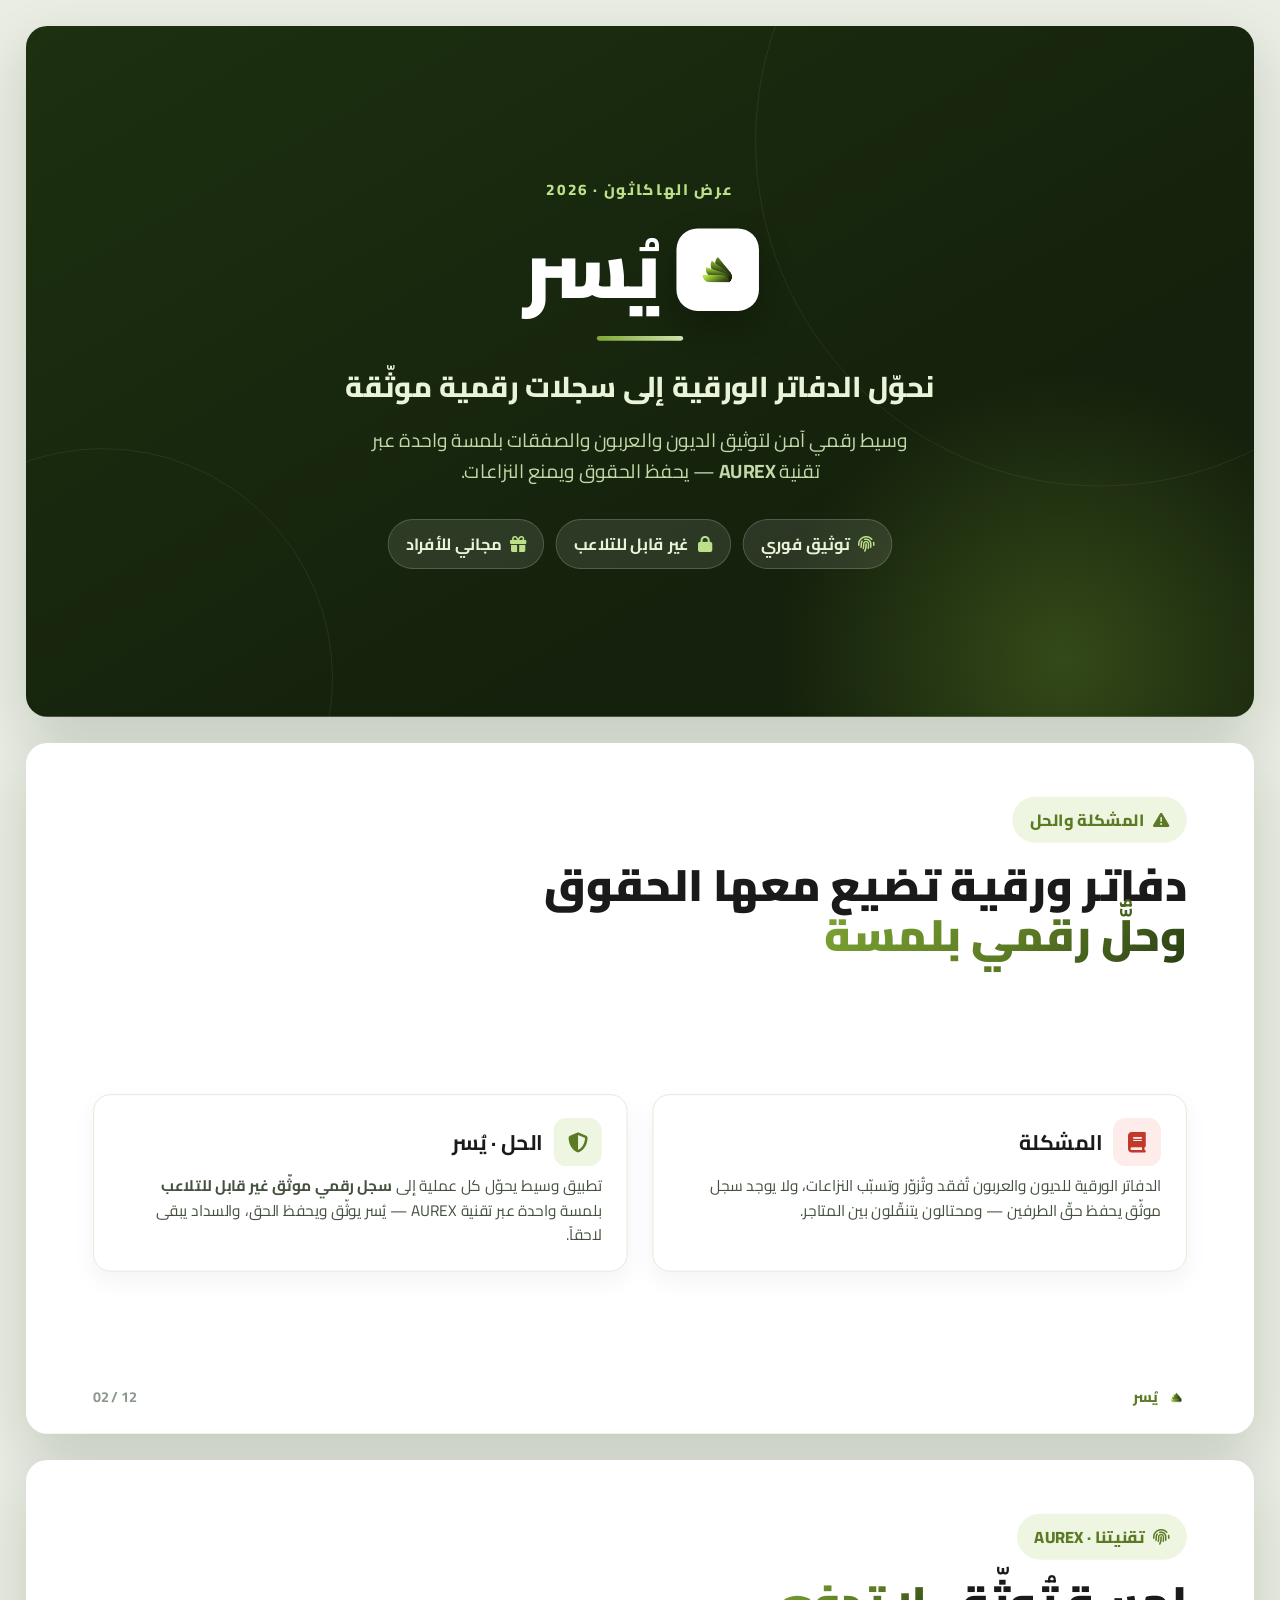
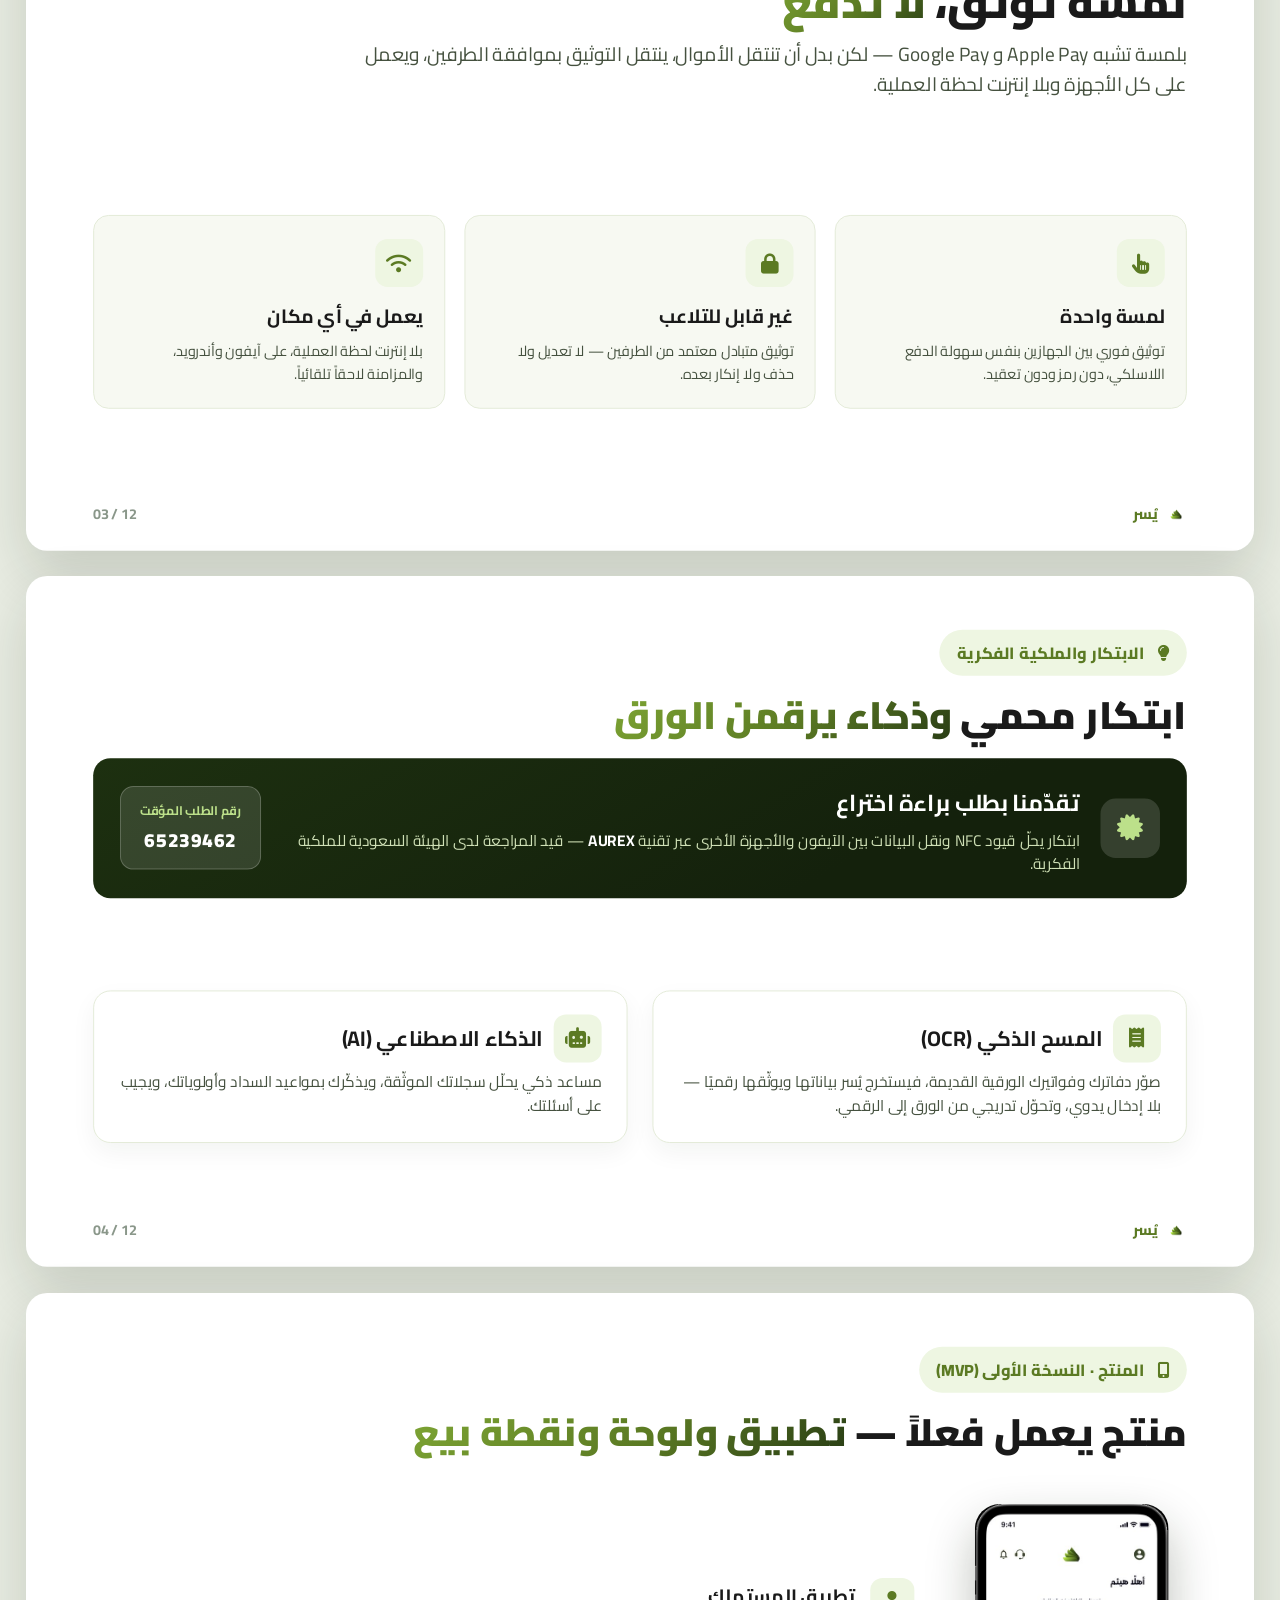
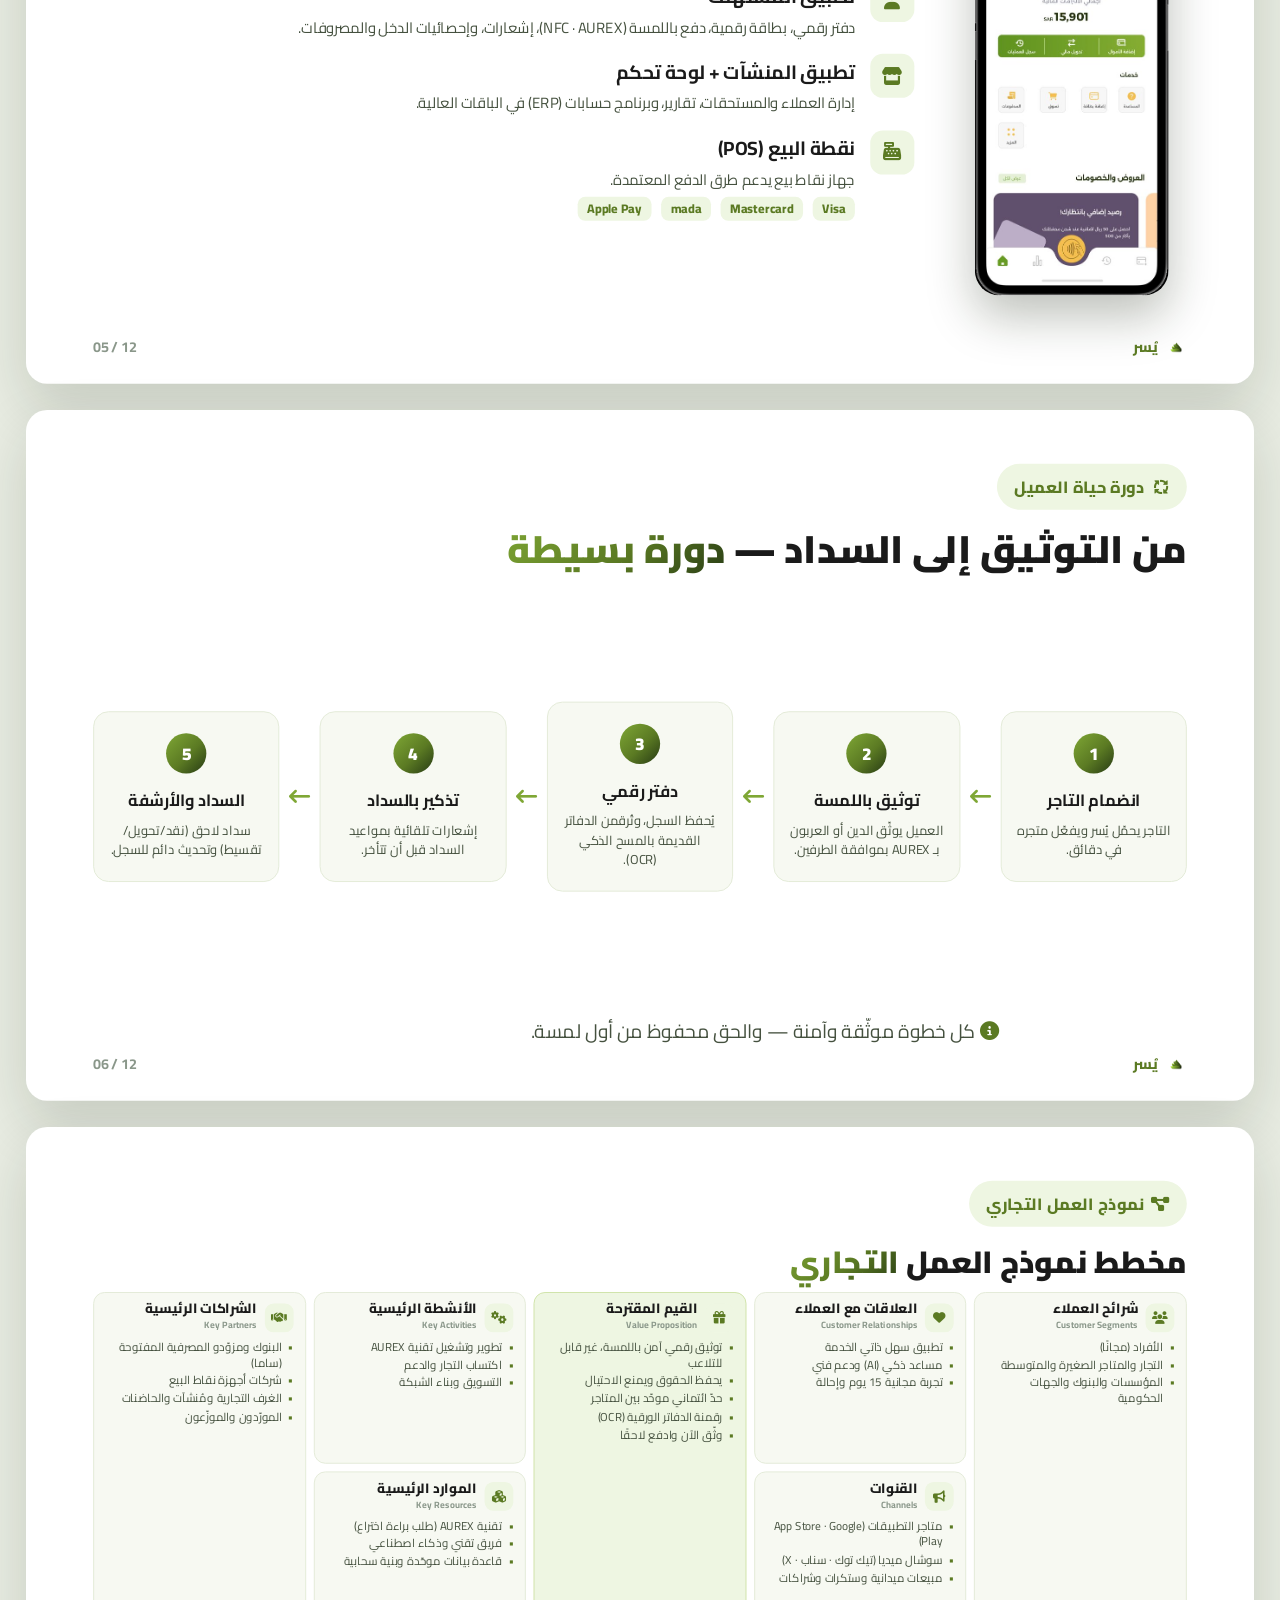
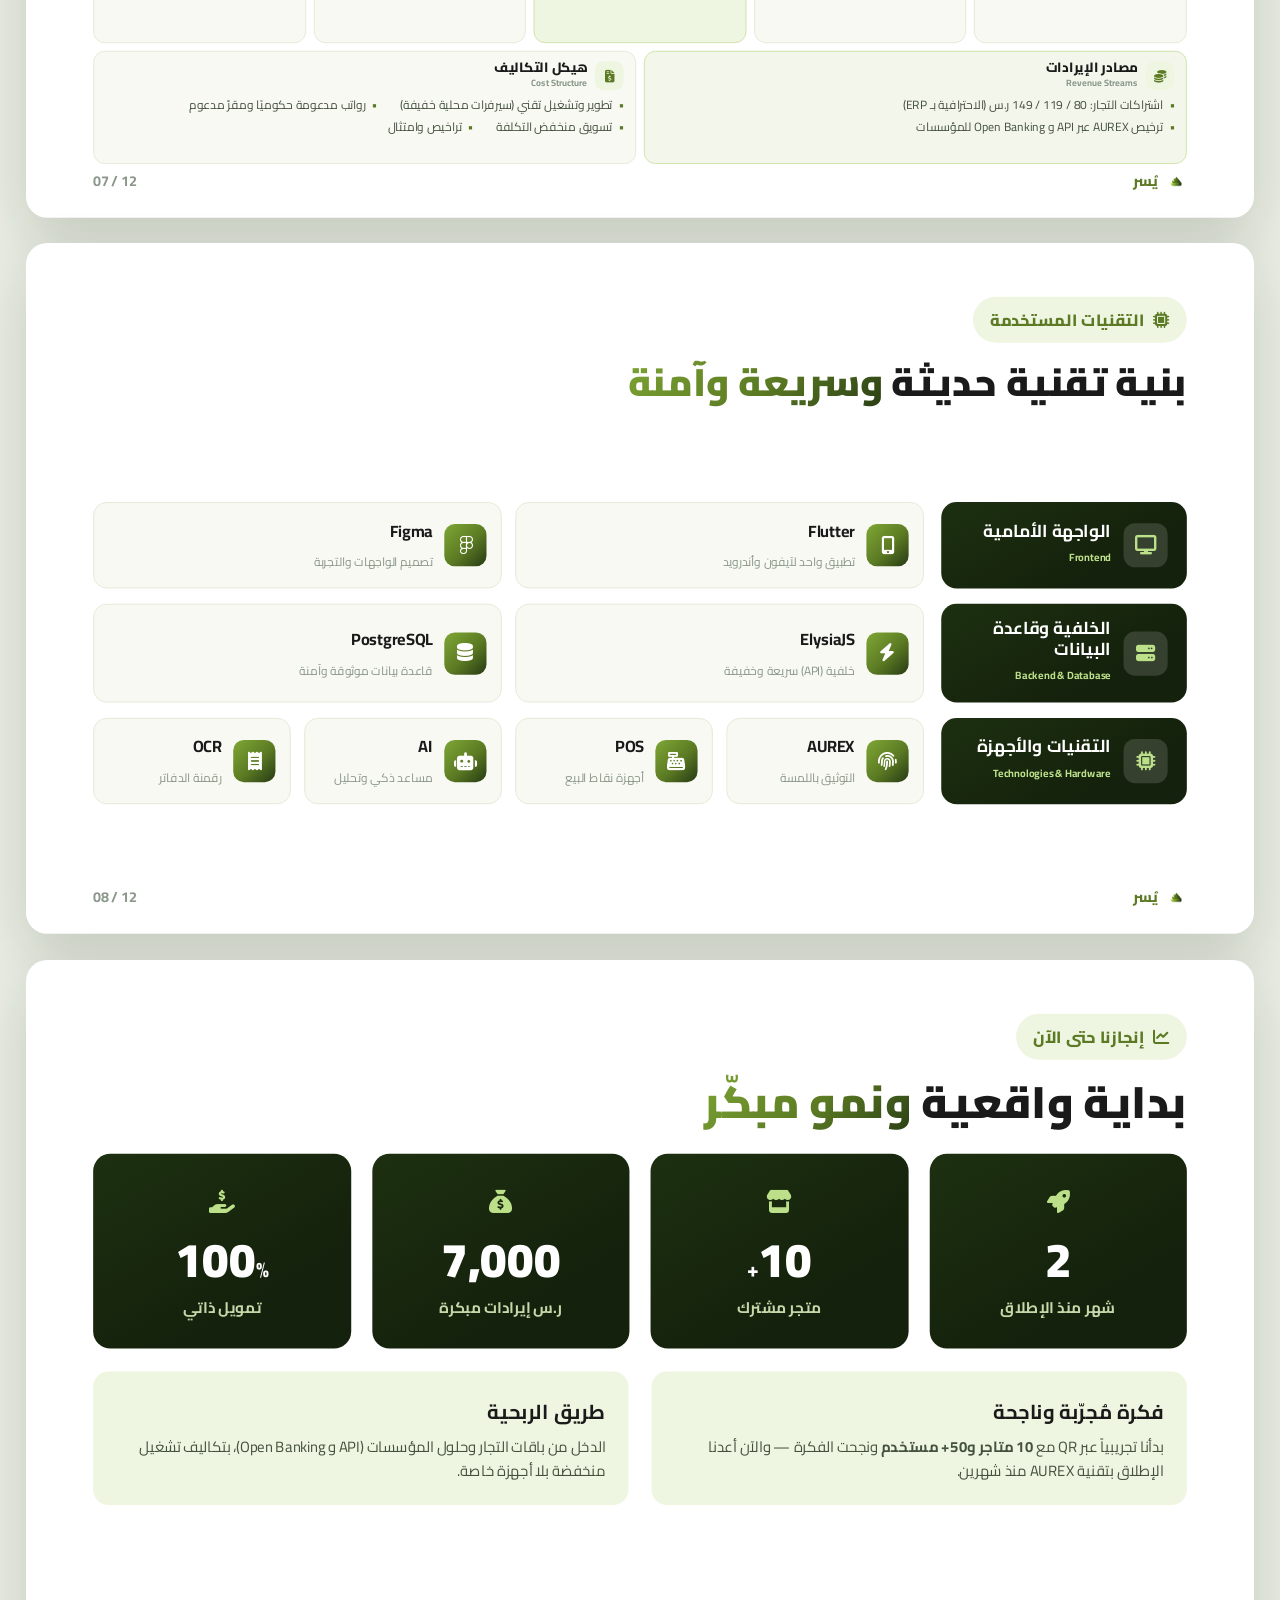
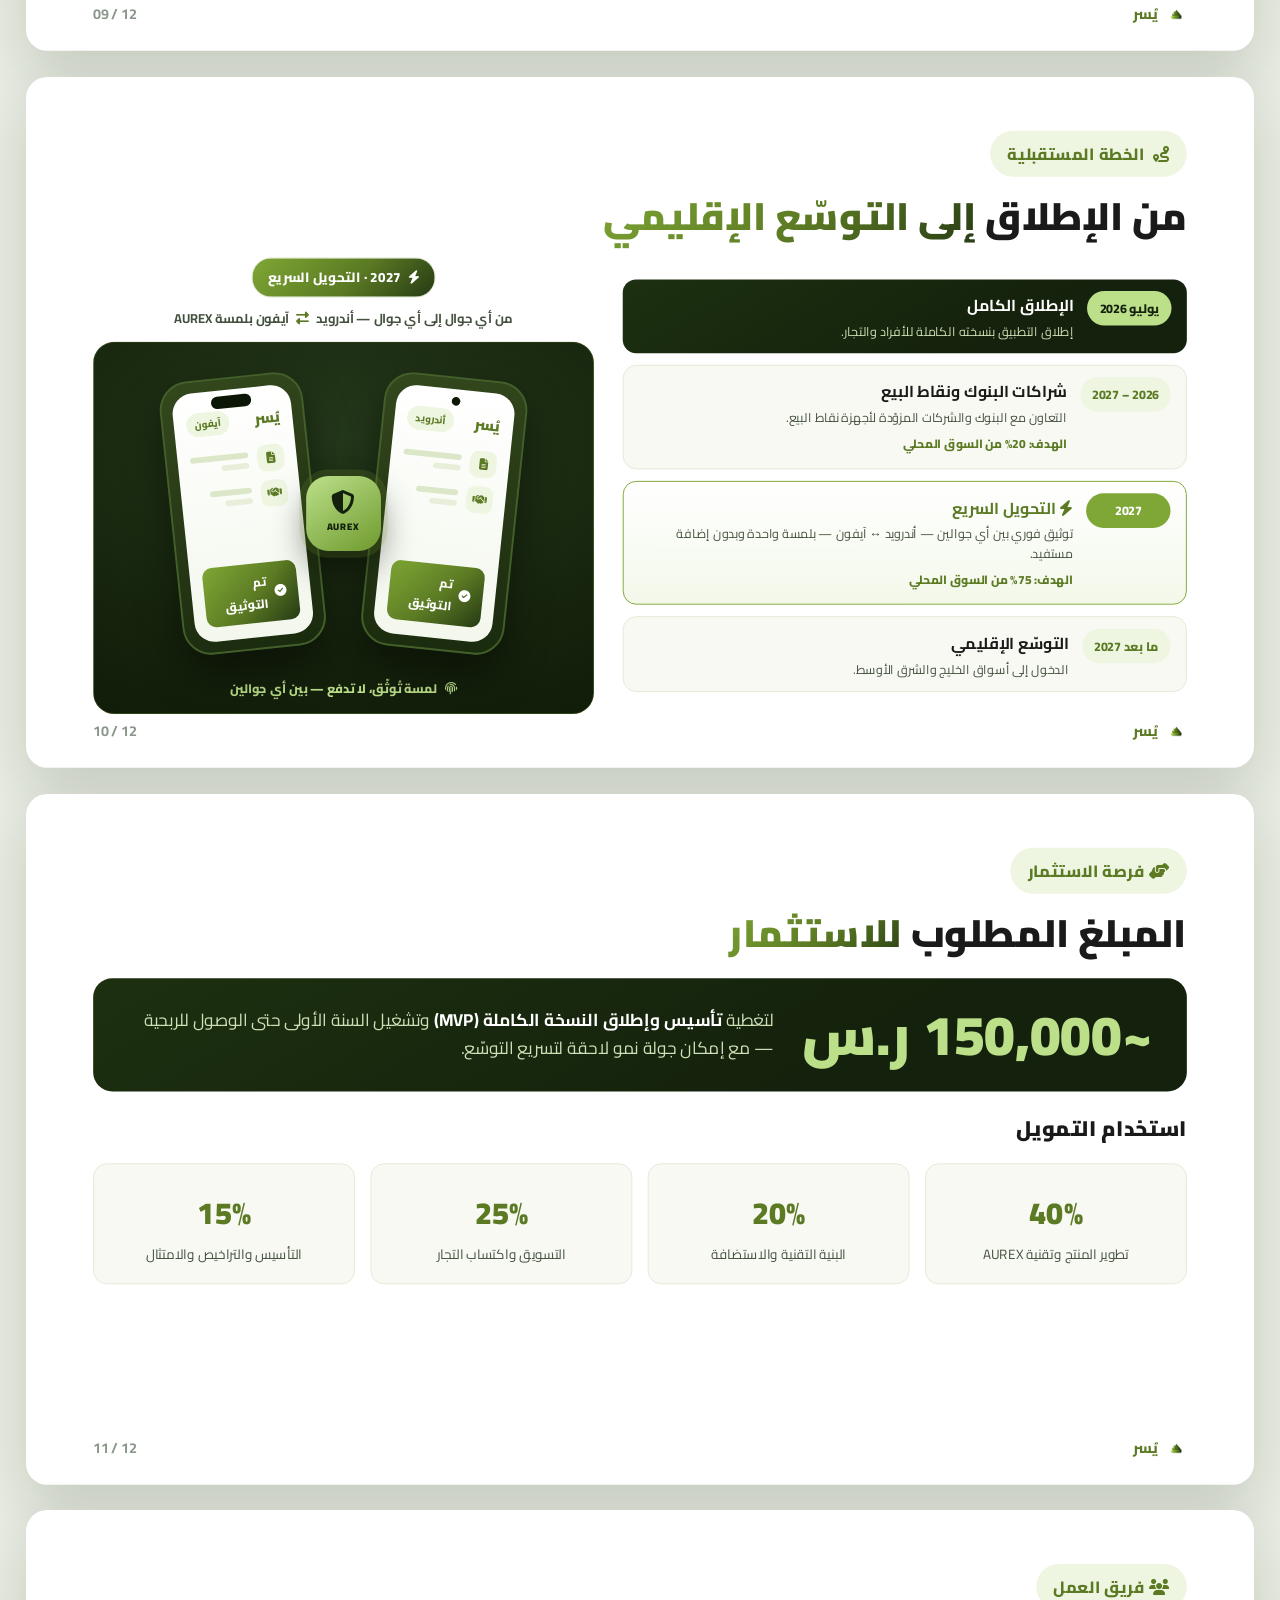
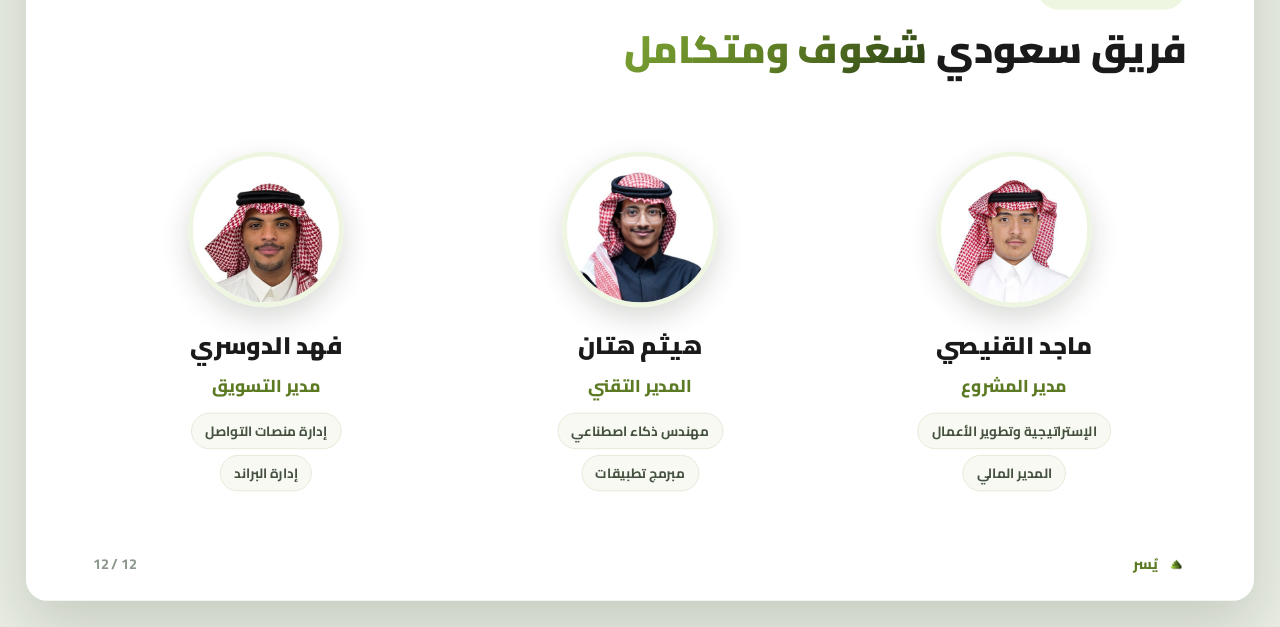
<file: hackathon.html>
<!doctype html>
<html lang="ar" dir="rtl">

<head>
  <meta charset="utf-8">
  <meta name="viewport" content="width=device-width,initial-scale=1">
  <title>يُسر | عرض الهاكاثون</title>
  <link rel="preconnect" href="https://fonts.googleapis.com">
  <link rel="preconnect" href="https://fonts.gstatic.com" crossorigin>
  <link href="https://fonts.googleapis.com/css2?family=Cairo:wght@400;600;700;800;900&display=swap" rel="stylesheet">
  <link rel="stylesheet" href="https://cdnjs.cloudflare.com/ajax/libs/font-awesome/6.5.1/css/all.min.css">
  <link rel="icon" href="assets/img/Yusr.png" type="image/png">
  <style>
    :root {
      --primary: #5B7A23; --p2: #7FA735; --accent: #76B041;
      --dark: #14210C; --dark2: #1d3010;
      --grad: linear-gradient(135deg, #7FA735 0%, #5B7A23 55%, #263A14 100%);
      --grad-dark: linear-gradient(150deg, #1d3010 0%, #14210C 70%);
      --ink: #1A1A1A; --body: #45513f; --mut: #8a978a;
      --bg: #f7f9f2; --tint: #eef6e2; --line: #e3ebd8; --white: #fff;
      --s: 1;
    }
    * { box-sizing: border-box; margin: 0; padding: 0 }
    body { font-family: 'Cairo', sans-serif; background: #e9ede3; color: var(--body); padding: 26px 0; -webkit-font-smoothing: antialiased }
    .deck { display: flex; flex-direction: column; align-items: center; gap: 26px }
    .frame { width: calc(1280px * var(--s)); height: calc(720px * var(--s)); flex: none }
    .slide {
      width: 1280px; height: 720px; transform: scale(var(--s)); transform-origin: top right;
      position: relative; overflow: hidden; border-radius: 22px; background: var(--white);
      box-shadow: 0 24px 60px rgba(20, 33, 12, .16); display: flex; flex-direction: column;
    }
    .pad { flex: 1; padding: 56px 70px; display: flex; flex-direction: column; position: relative; z-index: 2 }
    .eyebrow { display: inline-flex; align-items: center; gap: 9px; align-self: flex-start; font-size: 17px; font-weight: 800; color: var(--primary); background: var(--tint); padding: 8px 18px; border-radius: 999px; margin-bottom: 18px }
    .title { font-size: 46px; font-weight: 900; color: var(--ink); line-height: 1.14 }
    .title.sm { font-size: 40px }
    .title .g { background: var(--grad); -webkit-background-clip: text; background-clip: text; -webkit-text-fill-color: transparent }
    .sub { font-size: 20px; color: var(--body); margin-top: 12px; max-width: 80ch; line-height: 1.6 }
    .foot { position: absolute; bottom: 24px; left: 70px; right: 70px; display: flex; justify-content: space-between; align-items: center; font-size: 15px; font-weight: 700; color: var(--mut); z-index: 3 }
    .foot .brand { display: flex; align-items: center; gap: 8px; color: var(--primary); font-weight: 800 }
    .foot img { width: 22px; height: 22px }
    .ic { width: 1em; height: 1em }

    /* Cover */
    .cover { background: var(--grad-dark); color: #fff }
    .cover .pad { align-items: center; justify-content: center; text-align: center }
    .cover .ring { position: absolute; border-radius: 50%; border: 1px solid rgba(255, 255, 255, .07) }
    .cover .ring.a { width: 720px; height: 720px; top: -240px; right: -200px }
    .cover .ring.b { width: 480px; height: 480px; bottom: -200px; left: -160px }
    .cover .glow { position: absolute; width: 640px; height: 640px; border-radius: 50%; background: radial-gradient(circle, rgba(127, 167, 53, .30), transparent 66%); bottom: -260px; right: -120px }
    .cover .tagtop { font-size: 16px; font-weight: 800; letter-spacing: 2px; color: #bce08a; margin-bottom: 26px }
    .cv-brand { display: flex; align-items: center; justify-content: center; gap: 16px }
    .cv-badge { width: 86px; height: 86px; border-radius: 22px; background: #fff; display: flex; align-items: center; justify-content: center; box-shadow: 0 16px 34px rgba(0, 0, 0, .25) }
    .cv-badge img { width: 60px; height: 60px }
    .cv-name { font-size: 82px; font-weight: 900; line-height: .9; letter-spacing: -1px }
    .cv-rule { width: 90px; height: 5px; border-radius: 3px; background: linear-gradient(90deg, #7FA735, #cfe3b0); margin: 26px auto 20px }
    .cv-tag { font-size: 30px; font-weight: 800; color: #eaf4d9 }
    .cv-desc { font-size: 20px; color: #c4d8aa; margin: 12px auto 0; max-width: 54ch; line-height: 1.6 }
    .cv-pills { display: flex; justify-content: center; gap: 12px; margin-top: 34px; flex-wrap: wrap }
    .cv-pills span { font-size: 17px; font-weight: 700; color: #eaf4d9; background: rgba(255, 255, 255, .10); border: 1px solid rgba(255, 255, 255, .18); padding: 9px 18px; border-radius: 999px; display: inline-flex; align-items: center; gap: 8px }
    .cv-pills .ic { color: #bce08a }

    /* Generic grids/cards */
    .two { display: grid; grid-template-columns: 1fr 1fr; gap: 26px; margin-top: 26px; flex: 1; align-content: center }
    .card { background: var(--white); border: 1px solid var(--line); border-radius: 18px; padding: 24px 26px; box-shadow: 0 10px 26px rgba(20, 33, 12, .05) }
    .card h3 { font-size: 22px; color: var(--ink); margin-bottom: 8px; display: flex; align-items: center; gap: 11px }
    .card p { font-size: 16px; line-height: 1.6 }
    .ci { width: 50px; height: 50px; border-radius: 13px; background: var(--tint); color: var(--primary); display: inline-flex; align-items: center; justify-content: center; font-size: 21px; flex: none }
    .bad .ci { background: #fdecea; color: #c0392b }
    .feat-row { display: grid; grid-template-columns: repeat(3, 1fr); gap: 20px; margin-top: 28px; flex: 1; align-content: center }
    .feat { background: var(--bg); border: 1px solid var(--line); border-radius: 16px; padding: 24px 22px }
    .feat .ci { margin-bottom: 12px }
    .feat h3 { font-size: 20px; color: var(--ink); margin-bottom: 6px }
    .feat p { font-size: 15px; line-height: 1.55 }

    /* Patent banner */
    .patent { margin-top: 22px; background: var(--grad-dark); color: #fff; border-radius: 18px; padding: 24px 28px; display: flex; align-items: center; gap: 22px }
    .patent .pic { width: 62px; height: 62px; border-radius: 16px; background: rgba(255, 255, 255, .14); display: flex; align-items: center; justify-content: center; font-size: 27px; color: #bce08a; flex: none }
    .patent h3 { font-size: 24px; color: #fff; margin-bottom: 4px }
    .patent p { font-size: 16px; color: #cfe0b6; line-height: 1.55 }
    .patent .badge { margin-right: auto; text-align: center; background: rgba(255, 255, 255, .12); border: 1px solid rgba(255, 255, 255, .22); border-radius: 14px; padding: 12px 20px; flex: none }
    .patent .badge .bn { font-size: 13px; color: #bce08a; font-weight: 700 }
    .patent .badge .bv { font-size: 20px; font-weight: 900; color: #fff; letter-spacing: 1px }

    /* MVP */
    .mvp { display: grid; grid-template-columns: 240px 1fr; gap: 44px; margin-top: 16px; flex: 1; align-items: center }
    .mvp .phone img { height: 408px; width: auto; border-radius: 26px; box-shadow: 0 22px 50px rgba(20, 33, 12, .28); display: block; margin: 0 auto }
    .mvp .feats { display: flex; flex-direction: column; gap: 16px }
    .mvp .mv { display: flex; gap: 16px; align-items: flex-start }
    .mvp .mv .ci { width: 46px; height: 46px; font-size: 19px }
    .mvp .mv h3 { font-size: 20px; color: var(--ink); margin-bottom: 3px }
    .mvp .mv p { font-size: 15.5px; color: var(--body); line-height: 1.5 }
    .pay { display: flex; gap: 10px; margin-top: 6px } .pay span { font-size: 13px; font-weight: 800; background: var(--tint); color: var(--primary); padding: 3px 10px; border-radius: 8px }

    /* Lifecycle flow */
    .flow { display: flex; align-items: stretch; gap: 10px; margin-top: 30px; flex: 1; align-content: center; align-items: center }
    .step { flex: 1; background: var(--bg); border: 1px solid var(--line); border-radius: 16px; padding: 22px 16px; text-align: center }
    .step .sn { width: 42px; height: 42px; border-radius: 50%; background: var(--grad); color: #fff; font-weight: 900; font-size: 18px; display: flex; align-items: center; justify-content: center; margin: 0 auto 12px }
    .step h3 { font-size: 17px; color: var(--ink); margin-bottom: 5px }
    .step p { font-size: 13.5px; color: var(--body); line-height: 1.5 }
    .arr { color: var(--p2); font-size: 22px; flex: none }

    /* Business Model Canvas — classic 9-block layout */
    .bmc { display: grid; direction: ltr; grid-template-columns: repeat(10, 1fr); grid-template-rows: 1fr 1fr 0.66fr; gap: 8px; margin-top: 14px; flex: 1 }
    .blk { direction: rtl; text-align: right; background: var(--bg); border: 1px solid var(--line); border-radius: 12px; padding: 9px 12px; overflow: hidden; min-height: 0 }
    .blk.vp { background: var(--tint); border-color: #cfe3a8 }
    .blk.rev { background: #f3f7eb; border-color: #cfe3a8 }
    .blk h4 { display: flex; align-items: center; gap: 8px; margin-bottom: 5px }
    .blk h4 .ci { width: 30px; height: 30px; font-size: 13px; border-radius: 9px }
    .blk h4 b { font-size: 14px; color: var(--ink); font-weight: 800; line-height: 1.1; display: block }
    .blk h4 small { font-size: 9.5px; color: var(--mut); font-weight: 700; display: block; letter-spacing: .2px }
    .blk ul { list-style: none }
    .blk li { font-size: 12px; color: var(--body); line-height: 1.4; padding: 1px 12px 1px 0; position: relative }
    .blk li::before { content: "•"; position: absolute; right: 0; color: var(--primary); font-weight: 900 }
    .blk.wide ul { display: flex; flex-wrap: wrap; gap: 3px 24px } .blk.wide li { font-size: 12.5px }
    .b-partners { grid-area: 1/1/3/3 } .b-activities { grid-area: 1/3/2/5 } .b-resources { grid-area: 2/3/3/5 }
    .b-value { grid-area: 1/5/3/7 } .b-relations { grid-area: 1/7/2/9 } .b-channels { grid-area: 2/7/3/9 }
    .b-segments { grid-area: 1/9/3/11 } .b-cost { grid-area: 3/1/4/6 } .b-revenue { grid-area: 3/6/4/11 }

    /* Tech stack — categorized (3 branches) */
    .tcats { display: flex; flex-direction: column; gap: 16px; margin-top: 24px; flex: 1; justify-content: center }
    .trow { display: grid; grid-template-columns: 256px 1fr; gap: 18px; align-items: stretch }
    .tcat-h { background: var(--grad-dark); color: #fff; border-radius: 16px; padding: 16px 20px; display: flex; align-items: center; gap: 13px }
    .tcat-h .ci { width: 46px; height: 46px; border-radius: 12px; background: rgba(255, 255, 255, .14); color: #bce08a; display: flex; align-items: center; justify-content: center; font-size: 20px; flex: none }
    .tcat-h b { font-size: 18px; display: block; line-height: 1.15 } .tcat-h small { font-size: 11px; color: #bce08a; font-weight: 700 }
    .tchips { display: flex; gap: 14px }
    .tchip { flex: 1; background: var(--bg); border: 1px solid var(--line); border-radius: 14px; padding: 13px 15px; display: flex; align-items: center; gap: 12px }
    .tchip .ti { width: 44px; height: 44px; border-radius: 11px; background: var(--grad); color: #fff; display: flex; align-items: center; justify-content: center; font-size: 19px; flex: none }
    .tchip b { font-size: 17px; color: var(--ink); display: block } .tchip small { font-size: 12.5px; color: var(--mut) }

    /* Traction */
    .stats { display: grid; grid-template-columns: repeat(4, 1fr); gap: 22px; margin-top: 28px }
    .stat { background: var(--grad-dark); color: #fff; border-radius: 18px; padding: 28px 22px; text-align: center }
    .stat .si { font-size: 24px; color: #bce08a; margin-bottom: 12px }
    .stat .num { font-size: 50px; font-weight: 900; line-height: 1 }
    .stat .num small { font-size: 22px; font-weight: 800 }
    .stat .lab { font-size: 16px; color: #c4d8aa; margin-top: 10px; font-weight: 700 }
    .traction-lead { display: grid; grid-template-columns: 1fr 1fr; gap: 24px; margin-top: 24px; align-items: center }
    .tl-card { background: var(--tint); border-radius: 16px; padding: 22px 24px }
    .tl-card h3 { font-size: 21px; color: var(--ink); margin-bottom: 6px }
    .tl-card p { font-size: 15.5px; line-height: 1.6 }

    /* Roadmap */
    .timeline { display: flex; gap: 16px; margin-top: 30px; flex: 1; align-items: stretch; align-content: center }
    .ms { flex: 1; background: var(--bg); border: 1px solid var(--line); border-radius: 16px; padding: 22px 20px; position: relative }
    .ms.hi { background: var(--grad-dark); color: #fff; border: 0 }
    .ms .yr { font-size: 14px; font-weight: 800; color: var(--primary); background: var(--tint); display: inline-block; padding: 4px 13px; border-radius: 999px; margin-bottom: 12px }
    .ms.hi .yr { color: var(--dark); background: #bce08a }
    .ms h3 { font-size: 19px; color: var(--ink); margin-bottom: 6px } .ms.hi h3 { color: #fff }
    .ms p { font-size: 14.5px; color: var(--body); line-height: 1.55 } .ms.hi p { color: #cfe0b6 }
    .ms .tgt { margin-top: 10px; font-size: 14px; font-weight: 800; color: var(--primary) } .ms.hi .tgt { color: #bce08a }
    /* slide 10 — roadmap + cross-platform transfer illustration */
    .tlayout { display: grid; grid-template-columns: 1.06fr .94fr; gap: 30px; flex: 1; align-items: center; margin-top: 20px; min-height: 0 }
    .vroad { display: flex; flex-direction: column; justify-content: center; gap: 12px }
    .vstep { display: flex; gap: 14px; align-items: flex-start; background: var(--bg); border: 1px solid var(--line); border-radius: 14px; padding: 12px 16px }
    .vstep .yr { flex: none; font-size: 13px; font-weight: 800; color: var(--primary); background: var(--tint); padding: 6px 12px; border-radius: 999px; min-width: 88px; text-align: center }
    .vstep .vb h3 { font-size: 16.5px; color: var(--ink); margin-bottom: 3px } .vstep .vb p { font-size: 13px; color: var(--body); line-height: 1.5 }
    .vstep .tgt { display: inline-block; margin-top: 6px; font-size: 12.5px; font-weight: 800; color: var(--primary) }
    .vstep.hi { background: var(--grad-dark); border: 0 } .vstep.hi .yr { color: var(--dark); background: #bce08a } .vstep.hi .vb h3 { color: #fff } .vstep.hi .vb p { color: #cfe0b6 }
    .vstep.feat { border: 1.6px solid var(--p2); background: linear-gradient(180deg, #fff, #f3f8ea) } .vstep.feat .vb h3 { color: var(--primary) } .vstep.feat .yr { background: var(--p2); color: #fff }
    .tcol { display: flex; flex-direction: column; gap: 12px; min-height: 0; height: 100% }
    .tcap { text-align: center; flex: none }
    .tcap .tchip { display: inline-flex; align-items: center; gap: 7px; font-size: 14px; font-weight: 800; color: #fff; background: var(--grad); padding: 7px 16px; border-radius: 999px }
    .tcap .tcap-s { font-size: 13.5px; color: var(--body); font-weight: 700; margin-top: 8px } .tcap .tcap-s i { color: var(--primary); margin: 0 4px }
    .tart { flex: 1; min-height: 0; display: flex; align-items: center; justify-content: center }
    /* AUREX cross-platform transfer — pure HTML/CSS/JS */
    .aurexfx { position: relative; width: 100%; height: 100%; max-height: 432px; border-radius: 22px; overflow: hidden; display: flex; flex-direction: column; padding: 16px 18px 14px; border: 1px solid rgba(124, 167, 53, .22); background: radial-gradient(125% 100% at 50% 26%, #25391b 0%, #16240d 56%, #0e1707 100%) }
    .ax-stage { position: relative; flex: 1; display: flex; align-items: center; justify-content: center; gap: 60px; min-height: 0 }
    .ax-beam { position: absolute; left: 50%; top: 50%; transform: translate(-50%, -50%); width: 72%; height: 3px; z-index: 1; background: linear-gradient(90deg, transparent, rgba(156, 203, 94, .85), transparent) }
    .ax-wave { position: absolute; left: 50%; top: 50%; width: 120px; height: 120px; border-radius: 50%; border: 2px solid #9ccb5e; transform: translate(-50%, -50%) scale(.3); opacity: 0; z-index: 1; animation: axwave 2.8s ease-out infinite }
    .ax-wave.d2 { animation-delay: .95s } .ax-wave.d3 { animation-delay: 1.9s }
    @keyframes axwave { 0% { opacity: .5; transform: translate(-50%, -50%) scale(.3) } 80% { opacity: .12 } 100% { opacity: 0; transform: translate(-50%, -50%) scale(1.7) } }
    .ax-phone { position: relative; width: 150px; height: 286px; border-radius: 30px; flex: none; z-index: 2; padding: 11px; background: linear-gradient(165deg, #34481d, #1a2a0e); border: 2px solid #44602a; box-shadow: 0 22px 44px rgba(0, 0, 0, .45) }
    .ax-android { transform: rotate(6deg) } .ax-iphone { transform: rotate(-6deg) }
    .ax-cam { position: absolute; z-index: 3; background: #0c1606; left: 50%; transform: translateX(-50%) }
    .ax-punch { top: 19px; width: 9px; height: 9px; border-radius: 50% } .ax-island { top: 17px; width: 42px; height: 13px; border-radius: 8px }
    .ax-scr { position: absolute; inset: 11px; border-radius: 21px; overflow: hidden; padding: 15px 13px; display: flex; flex-direction: column; background: linear-gradient(180deg, #fff, #f3f7ec) }
    .ax-top { display: flex; align-items: center; justify-content: space-between; margin-top: 4px; margin-bottom: 13px }
    .ax-logo { font-size: 15px; font-weight: 900; color: var(--primary) }
    .ax-osm { font-size: 10px; font-weight: 800; color: var(--primary); background: var(--tint); padding: 3px 9px; border-radius: 999px }
    .ax-rows { display: flex; flex-direction: column; gap: 9px }
    .ax-r { display: flex; align-items: center; gap: 9px }
    .ax-ic { width: 28px; height: 28px; border-radius: 9px; background: var(--tint); color: var(--primary); display: flex; align-items: center; justify-content: center; font-size: 12px; flex: none }
    .ax-b { flex: 1; display: flex; flex-direction: column; gap: 5px } .ax-b b { height: 6px; border-radius: 3px; background: #dbe7c8; width: 100% } .ax-b b.m { width: 72% } .ax-b b.s { width: 48%; background: #e7efda }
    .ax-ok { margin-top: auto; display: flex; align-items: center; justify-content: center; gap: 7px; font-size: 12.5px; font-weight: 800; color: #fff; background: var(--grad); padding: 8px 12px; border-radius: 10px }
    .ax-core { position: absolute; left: 50%; top: 50%; transform: translate(-50%, -50%); z-index: 5; display: flex; align-items: center; justify-content: center }
    .ax-seal { width: 78px; height: 78px; border-radius: 23px; display: flex; flex-direction: column; align-items: center; justify-content: center; color: #14210C; background: linear-gradient(145deg, #bce08a, #6f9a2e); box-shadow: 0 0 0 7px rgba(124, 167, 53, .16), 0 16px 34px rgba(0, 0, 0, .45); animation: axpulse 2.6s ease-in-out infinite }
    .ax-seal i { font-size: 25px } .ax-seal b { font-size: 10px; font-weight: 900; letter-spacing: 1px; margin-top: 3px }
    .ax-seal.hit { animation: axhit .65s ease }
    @keyframes axpulse { 0%, 100% { transform: scale(1) } 50% { transform: scale(1.06) } }
    @keyframes axhit { 0% { transform: scale(1) } 35% { transform: scale(1.22); box-shadow: 0 0 0 12px rgba(156, 203, 94, .28), 0 16px 34px rgba(0, 0, 0, .45) } 100% { transform: scale(1) } }
    .ax-spark { position: absolute; left: 50%; top: 50%; width: 15px; height: 15px; border-radius: 50%; z-index: 4; opacity: 0; transform: translate(-50%, -50%); background: #d6f0a6; box-shadow: 0 0 16px 5px rgba(156, 203, 94, .9) }
    .ax-spark.go { animation: axspark 1.15s ease-in-out }
    @keyframes axspark { 0% { opacity: 0; transform: translate(calc(-50% - 150px), -50%) scale(.5) } 12% { opacity: 1 } 88% { opacity: 1 } 100% { opacity: 0; transform: translate(calc(-50% + 150px), -50%) scale(.5) } }
    .ax-foot { flex: none; display: flex; align-items: center; justify-content: center; gap: 8px; padding-top: 8px; font-size: 13px; font-weight: 800; color: #bce08a }

    /* Investment ask */
    .ask-hero { background: var(--grad-dark); color: #fff; border-radius: 20px; padding: 30px 36px; margin-top: 24px; display: flex; align-items: center; gap: 30px }
    .ask-hero .big { font-size: 58px; font-weight: 900; color: #bce08a; line-height: 1; white-space: nowrap }
    .ask-hero .lbl { font-size: 18px; color: #cfe0b6; line-height: 1.6 }
    .ask-hero .lbl b { color: #fff }
    .funds { display: grid; grid-template-columns: repeat(4, 1fr); gap: 16px; margin-top: 24px }
    .fund { background: var(--bg); border: 1px solid var(--line); border-radius: 14px; padding: 20px 16px; text-align: center }
    .fund .pct { font-size: 32px; font-weight: 900; color: var(--primary) }
    .fund .fl { font-size: 14px; color: var(--body); margin-top: 5px; line-height: 1.4 }

    /* Team */
    .team-row { display: grid; grid-template-columns: repeat(3, 1fr); gap: 30px; margin-top: 26px; flex: 1; align-content: center }
    .member { text-align: center }
    .member .ph { width: 162px; height: 162px; border-radius: 50%; object-fit: cover; object-position: center; border: 5px solid var(--tint); box-shadow: 0 12px 30px rgba(20, 33, 12, .16); display: block; margin: 0 auto }
    .member .nm { font-size: 25px; font-weight: 900; color: var(--ink); margin-top: 16px }
    .member .role { font-size: 18px; font-weight: 800; color: var(--primary); margin-top: 2px }
    .member .subs { display: flex; flex-direction: column; gap: 6px; margin-top: 12px; align-items: center }
    .member .subs span { font-size: 14px; font-weight: 700; color: var(--body); background: var(--bg); border: 1px solid var(--line); padding: 5px 14px; border-radius: 999px }

    @page { size: 13.333in 7.5in; margin: 0 }
    html { -webkit-print-color-adjust: exact; print-color-adjust: exact; color-adjust: exact }
    @media print {
      body { background: #fff; padding: 0 }
      .toolbar { display: none }
      .deck { display: block; gap: 0 }
      .frame { width: 1280px; height: 720px; page-break-after: always; break-after: page }
      .frame:last-child { page-break-after: auto; break-after: auto }
      .slide { transform: none; border-radius: 0; box-shadow: none }
    }
  </style>
</head>

<body>
  <div class="deck">

    <!-- 1 — COVER -->
    <div class="frame"><section class="slide cover">
      <span class="ring a"></span><span class="ring b"></span><span class="glow"></span>
      <div class="pad">
        <div class="tagtop">عرض الهاكاثون · 2026</div>
        <div class="cv-brand"><span class="cv-badge"><img src="assets/img/Yusr.png" alt="يُسر"></span><span class="cv-name">يُسر</span></div>
        <div class="cv-rule"></div>
        <div class="cv-tag">نحوّل الدفاتر الورقية إلى سجلات رقمية موثّقة</div>
        <div class="cv-desc">وسيط رقمي آمن لتوثيق الديون والعربون والصفقات بلمسة واحدة عبر تقنية <strong>AUREX</strong> — يحفظ الحقوق ويمنع النزاعات.</div>
        <div class="cv-pills">
          <span><i class="fas fa-fingerprint ic"></i> توثيق فوري</span>
          <span><i class="fas fa-lock ic"></i> غير قابل للتلاعب</span>
          <span><i class="fas fa-gift ic"></i> مجاني للأفراد</span>
        </div>
      </div>
    </section></div>

    <!-- 2 — PROBLEM & SOLUTION -->
    <div class="frame"><section class="slide">
      <div class="pad">
        <span class="eyebrow"><i class="fas fa-triangle-exclamation ic"></i> المشكلة والحل</span>
        <h2 class="title">دفاتر ورقية تضيع معها الحقوق<br><span class="g">وحلٌّ رقمي بلمسة</span></h2>
        <div class="two">
          <div class="card bad"><h3><span class="ci"><i class="fas fa-book"></i></span> المشكلة</h3><p>الدفاتر الورقية للديون والعربون تُفقد وتُزوّر وتسبّب النزاعات، ولا يوجد سجل موثّق يحفظ حقّ الطرفين — ومحتالون يتنقّلون بين المتاجر.</p></div>
          <div class="card"><h3><span class="ci"><i class="fas fa-shield-halved"></i></span> الحل · يُسر</h3><p>تطبيق وسيط يحوّل كل عملية إلى <strong>سجل رقمي موثّق غير قابل للتلاعب</strong> بلمسة واحدة عبر تقنية AUREX — يُسر يوثّق ويحفظ الحق، والسداد يبقى لاحقاً.</p></div>
        </div>
      </div>
      <div class="foot"><span class="brand"><img src="assets/img/Yusr.png">يُسر</span><span dir="ltr">02 / 12</span></div>
    </section></div>

    <!-- 3 — AUREX -->
    <div class="frame"><section class="slide">
      <div class="pad">
        <span class="eyebrow"><i class="fas fa-fingerprint ic"></i> تقنيتنا · AUREX</span>
        <h2 class="title">لمسة تُوثّق، <span class="g">لا تدفع</span></h2>
        <p class="sub">بلمسة تشبه Apple Pay و Google Pay — لكن بدل أن تنتقل الأموال، ينتقل التوثيق بموافقة الطرفين، ويعمل على كل الأجهزة وبلا إنترنت لحظة العملية.</p>
        <div class="feat-row">
          <div class="feat"><span class="ci"><i class="fas fa-hand-pointer"></i></span><h3>لمسة واحدة</h3><p>توثيق فوري بين الجهازين بنفس سهولة الدفع اللاسلكي، دون رمز ودون تعقيد.</p></div>
          <div class="feat"><span class="ci"><i class="fas fa-lock"></i></span><h3>غير قابل للتلاعب</h3><p>توثيق متبادل معتمد من الطرفين — لا تعديل ولا حذف ولا إنكار بعده.</p></div>
          <div class="feat"><span class="ci"><i class="fas fa-wifi"></i></span><h3>يعمل في أي مكان</h3><p>بلا إنترنت لحظة العملية، على آيفون وأندرويد، والمزامنة لاحقاً تلقائياً.</p></div>
        </div>
      </div>
      <div class="foot"><span class="brand"><img src="assets/img/Yusr.png">يُسر</span><span dir="ltr">03 / 12</span></div>
    </section></div>

    <!-- 4 — INNOVATION / PATENT + OCR + AI -->
    <div class="frame"><section class="slide">
      <div class="pad">
        <span class="eyebrow"><i class="fas fa-lightbulb ic"></i> الابتكار والملكية الفكرية</span>
        <h2 class="title sm">ابتكار محمي <span class="g">وذكاء يرقمن الورق</span></h2>
        <div class="patent">
          <span class="pic"><i class="fas fa-certificate"></i></span>
          <div><h3>تقدّمنا بطلب براءة اختراع</h3><p>ابتكار يحلّ قيود NFC ونقل البيانات بين الآيفون والأجهزة الأخرى عبر تقنية <strong style="color:#fff">AUREX</strong> — قيد المراجعة لدى الهيئة السعودية للملكية الفكرية.</p></div>
          <div class="badge"><div class="bn">رقم الطلب المؤقت</div><div class="bv">65239462</div></div>
        </div>
        <div class="two" style="margin-top:22px">
          <div class="card"><h3><span class="ci"><i class="fas fa-receipt"></i></span> المسح الذكي (OCR)</h3><p>صوّر دفاترك وفواتيرك الورقية القديمة، فيستخرج يُسر بياناتها ويوثّقها رقميًا — بلا إدخال يدوي، وتحوّل تدريجي من الورق إلى الرقمي.</p></div>
          <div class="card"><h3><span class="ci"><i class="fas fa-robot"></i></span> الذكاء الاصطناعي (AI)</h3><p>مساعد ذكي يحلّل سجلاتك الموثّقة، ويذكّرك بمواعيد السداد وأولوياتك، ويجيب على أسئلتك.</p></div>
        </div>
      </div>
      <div class="foot"><span class="brand"><img src="assets/img/Yusr.png">يُسر</span><span dir="ltr">04 / 12</span></div>
    </section></div>

    <!-- 5 — PRODUCT / MVP -->
    <div class="frame"><section class="slide">
      <div class="pad">
        <span class="eyebrow"><i class="fas fa-mobile-screen-button ic"></i> المنتج · النسخة الأولى (MVP)</span>
        <h2 class="title sm">منتج يعمل فعلاً — <span class="g">تطبيق ولوحة ونقطة بيع</span></h2>
        <div class="mvp">
          <div class="phone"><img src="assets/img/appshot.jpg" alt="تطبيق يُسر"></div>
          <div class="feats">
            <div class="mv"><span class="ci"><i class="fas fa-user"></i></span><div><h3>تطبيق المستهلك</h3><p>دفتر رقمي، بطاقة رقمية، دفع باللمسة (NFC · AUREX)، إشعارات، وإحصائيات الدخل والمصروفات.</p></div></div>
            <div class="mv"><span class="ci"><i class="fas fa-store"></i></span><div><h3>تطبيق المنشآت + لوحة تحكم</h3><p>إدارة العملاء والمستحقات، تقارير، وبرنامج حسابات (ERP) في الباقات العالية.</p></div></div>
            <div class="mv"><span class="ci"><i class="fas fa-cash-register"></i></span><div><h3>نقطة البيع (POS)</h3><p>جهاز نقاط بيع يدعم طرق الدفع المعتمدة.<span class="pay"><span>Visa</span><span>Mastercard</span><span>mada</span><span>Apple Pay</span></span></p></div></div>
          </div>
        </div>
      </div>
      <div class="foot"><span class="brand"><img src="assets/img/Yusr.png">يُسر</span><span dir="ltr">05 / 12</span></div>
    </section></div>

    <!-- 6 — CUSTOMER LIFECYCLE -->
    <div class="frame"><section class="slide">
      <div class="pad">
        <span class="eyebrow"><i class="fas fa-arrows-spin ic"></i> دورة حياة العميل</span>
        <h2 class="title sm">من التوثيق إلى السداد — <span class="g">دورة بسيطة</span></h2>
        <div class="flow">
          <div class="step"><div class="sn">1</div><h3>انضمام التاجر</h3><p>التاجر يحمّل يُسر ويفعّل متجره في دقائق.</p></div>
          <span class="arr"><i class="fas fa-arrow-left-long"></i></span>
          <div class="step"><div class="sn">2</div><h3>توثيق باللمسة</h3><p>العميل يوثّق الدين أو العربون بـ AUREX بموافقة الطرفين.</p></div>
          <span class="arr"><i class="fas fa-arrow-left-long"></i></span>
          <div class="step"><div class="sn">3</div><h3>دفتر رقمي</h3><p>يُحفظ السجل، وتُرقمن الدفاتر القديمة بالمسح الذكي (OCR).</p></div>
          <span class="arr"><i class="fas fa-arrow-left-long"></i></span>
          <div class="step"><div class="sn">4</div><h3>تذكير بالسداد</h3><p>إشعارات تلقائية بمواعيد السداد قبل أن تتأخر.</p></div>
          <span class="arr"><i class="fas fa-arrow-left-long"></i></span>
          <div class="step"><div class="sn">5</div><h3>السداد والأرشفة</h3><p>سداد لاحق (نقد/تحويل/تقسيط) وتحديث دائم للسجل.</p></div>
        </div>
        <p class="sub" style="text-align:center;margin-top:24px"><i class="fas fa-circle-info" style="color:var(--primary)"></i> كل خطوة موثّقة وآمنة — والحق محفوظ من أول لمسة.</p>
      </div>
      <div class="foot"><span class="brand"><img src="assets/img/Yusr.png">يُسر</span><span dir="ltr">06 / 12</span></div>
    </section></div>

    <!-- 7 — BUSINESS MODEL CANVAS -->
    <div class="frame"><section class="slide">
      <div class="pad">
        <span class="eyebrow"><i class="fas fa-diagram-project ic"></i> نموذج العمل التجاري</span>
        <h2 class="title sm" style="font-size:32px">مخطط نموذج العمل <span class="g">التجاري</span></h2>
        <div class="bmc">
          <div class="blk b-partners"><h4><span class="ci"><i class="fas fa-handshake"></i></span><span><b>الشراكات الرئيسية</b><small>Key Partners</small></span></h4><ul><li>البنوك ومزوّدو المصرفية المفتوحة (ساما)</li><li>شركات أجهزة نقاط البيع</li><li>الغرف التجارية ومُنشآت والحاضنات</li><li>المورّدون والموزّعون</li></ul></div>
          <div class="blk b-activities"><h4><span class="ci"><i class="fas fa-gears"></i></span><span><b>الأنشطة الرئيسية</b><small>Key Activities</small></span></h4><ul><li>تطوير وتشغيل تقنية AUREX</li><li>اكتساب التجار والدعم</li><li>التسويق وبناء الشبكة</li></ul></div>
          <div class="blk b-resources"><h4><span class="ci"><i class="fas fa-cubes"></i></span><span><b>الموارد الرئيسية</b><small>Key Resources</small></span></h4><ul><li>تقنية AUREX (طلب براءة اختراع)</li><li>فريق تقني وذكاء اصطناعي</li><li>قاعدة بيانات موحّدة وبنية سحابية</li></ul></div>
          <div class="blk b-value vp"><h4><span class="ci"><i class="fas fa-gift"></i></span><span><b>القيم المقترحة</b><small>Value Proposition</small></span></h4><ul><li>توثيق رقمي آمن باللمسة، غير قابل للتلاعب</li><li>يحفظ الحقوق ويمنع الاحتيال</li><li>حدّ ائتماني موحّد بين المتاجر</li><li>رقمنة الدفاتر الورقية (OCR)</li><li>وثّق الآن وادفع لاحقًا</li></ul></div>
          <div class="blk b-relations"><h4><span class="ci"><i class="fas fa-heart"></i></span><span><b>العلاقات مع العملاء</b><small>Customer Relationships</small></span></h4><ul><li>تطبيق سهل ذاتي الخدمة</li><li>مساعد ذكي (AI) ودعم فني</li><li>تجربة مجانية 15 يوم وإحالة</li></ul></div>
          <div class="blk b-channels"><h4><span class="ci"><i class="fas fa-bullhorn"></i></span><span><b>القنوات</b><small>Channels</small></span></h4><ul><li>متاجر التطبيقات (App Store · Google Play)</li><li>سوشال ميديا (تيك توك · سناب · X)</li><li>مبيعات ميدانية وستكرات وشراكات</li></ul></div>
          <div class="blk b-segments"><h4><span class="ci"><i class="fas fa-users"></i></span><span><b>شرائح العملاء</b><small>Customer Segments</small></span></h4><ul><li>الأفراد (مجانًا)</li><li>التجار والمتاجر الصغيرة والمتوسطة</li><li>المؤسسات والبنوك والجهات الحكومية</li></ul></div>
          <div class="blk b-cost wide"><h4><span class="ci"><i class="fas fa-file-invoice-dollar"></i></span><span><b>هيكل التكاليف</b><small>Cost Structure</small></span></h4><ul><li>تطوير وتشغيل تقني (سيرفرات محلية خفيفة)</li><li>رواتب مدعومة حكوميًا ومقرّ مدعوم</li><li>تسويق منخفض التكلفة</li><li>تراخيص وامتثال</li></ul></div>
          <div class="blk b-revenue wide rev"><h4><span class="ci"><i class="fas fa-coins"></i></span><span><b>مصادر الإيرادات</b><small>Revenue Streams</small></span></h4><ul><li>اشتراكات التجار: 80 / 119 / 149 ر.س (الاحترافية بـ ERP)</li><li>ترخيص AUREX عبر API و Open Banking للمؤسسات</li></ul></div>
        </div>
      </div>
      <div class="foot"><span class="brand"><img src="assets/img/Yusr.png">يُسر</span><span dir="ltr">07 / 12</span></div>
    </section></div>

    <!-- 8 — TECH STACK -->
    <div class="frame"><section class="slide">
      <div class="pad">
        <span class="eyebrow"><i class="fas fa-microchip ic"></i> التقنيات المستخدمة</span>
        <h2 class="title sm">بنية تقنية حديثة <span class="g">وسريعة وآمنة</span></h2>
        <div class="tcats">
          <div class="trow">
            <div class="tcat-h"><span class="ci"><i class="fas fa-display"></i></span><div><b>الواجهة الأمامية</b><small>Frontend</small></div></div>
            <div class="tchips">
              <div class="tchip"><span class="ti"><i class="fas fa-mobile-screen-button"></i></span><div><b>Flutter</b><small>تطبيق واحد لآيفون وأندرويد</small></div></div>
              <div class="tchip"><span class="ti"><i class="fab fa-figma"></i></span><div><b>Figma</b><small>تصميم الواجهات والتجربة</small></div></div>
            </div>
          </div>
          <div class="trow">
            <div class="tcat-h"><span class="ci"><i class="fas fa-server"></i></span><div><b>الخلفية وقاعدة البيانات</b><small>Backend &amp; Database</small></div></div>
            <div class="tchips">
              <div class="tchip"><span class="ti"><i class="fas fa-bolt"></i></span><div><b>ElysiaJS</b><small>خلفية (API) سريعة وخفيفة</small></div></div>
              <div class="tchip"><span class="ti"><i class="fas fa-database"></i></span><div><b>PostgreSQL</b><small>قاعدة بيانات موثوقة وآمنة</small></div></div>
            </div>
          </div>
          <div class="trow">
            <div class="tcat-h"><span class="ci"><i class="fas fa-microchip"></i></span><div><b>التقنيات والأجهزة</b><small>Technologies &amp; Hardware</small></div></div>
            <div class="tchips">
              <div class="tchip"><span class="ti"><i class="fas fa-fingerprint"></i></span><div><b>AUREX</b><small>التوثيق باللمسة</small></div></div>
              <div class="tchip"><span class="ti"><i class="fas fa-cash-register"></i></span><div><b>POS</b><small>أجهزة نقاط البيع</small></div></div>
              <div class="tchip"><span class="ti"><i class="fas fa-robot"></i></span><div><b>AI</b><small>مساعد ذكي وتحليل</small></div></div>
              <div class="tchip"><span class="ti"><i class="fas fa-receipt"></i></span><div><b>OCR</b><small>رقمنة الدفاتر</small></div></div>
            </div>
          </div>
        </div>
      </div>
      <div class="foot"><span class="brand"><img src="assets/img/Yusr.png">يُسر</span><span dir="ltr">08 / 12</span></div>
    </section></div>

    <!-- 9 — TRACTION -->
    <div class="frame"><section class="slide">
      <div class="pad">
        <span class="eyebrow"><i class="fas fa-chart-line ic"></i> إنجازنا حتى الآن</span>
        <h2 class="title">بداية واقعية <span class="g">ونمو مبكّر</span></h2>
        <div class="stats">
          <div class="stat"><div class="si"><i class="fas fa-rocket"></i></div><div class="num">2</div><div class="lab">شهر منذ الإطلاق</div></div>
          <div class="stat"><div class="si"><i class="fas fa-store"></i></div><div class="num">10<small>+</small></div><div class="lab">متجر مشترك</div></div>
          <div class="stat"><div class="si"><i class="fas fa-sack-dollar"></i></div><div class="num">7,000</div><div class="lab">ر.س إيرادات مبكرة</div></div>
          <div class="stat"><div class="si"><i class="fas fa-hand-holding-dollar"></i></div><div class="num">100<small>%</small></div><div class="lab">تمويل ذاتي</div></div>
        </div>
        <div class="traction-lead">
          <div class="tl-card"><h3>فكرة مُجرّبة وناجحة</h3><p>بدأنا تجريبياً عبر QR مع <strong>10 متاجر و50+ مستخدم</strong> ونجحت الفكرة — والآن أعدنا الإطلاق بتقنية AUREX منذ شهرين.</p></div>
          <div class="tl-card"><h3>طريق الربحية</h3><p>الدخل من باقات التجار وحلول المؤسسات (API و Open Banking)، بتكاليف تشغيل منخفضة بلا أجهزة خاصة.</p></div>
        </div>
      </div>
      <div class="foot"><span class="brand"><img src="assets/img/Yusr.png">يُسر</span><span dir="ltr">09 / 12</span></div>
    </section></div>

    <!-- 10 — FUTURE ROADMAP -->
    <div class="frame"><section class="slide">
      <div class="pad">
        <span class="eyebrow"><i class="fas fa-route ic"></i> الخطة المستقبلية</span>
        <h2 class="title sm">من الإطلاق <span class="g">إلى التوسّع الإقليمي</span></h2>
        <div class="tlayout">
          <div class="vroad">
            <div class="vstep hi"><span class="yr">يوليو 2026</span><div class="vb"><h3>الإطلاق الكامل</h3><p>إطلاق التطبيق بنسخته الكاملة للأفراد والتجار.</p></div></div>
            <div class="vstep"><span class="yr">2026 – 2027</span><div class="vb"><h3>شراكات البنوك ونقاط البيع</h3><p>التعاون مع البنوك والشركات المزوّدة لأجهزة نقاط البيع.</p><span class="tgt">الهدف: 20% من السوق المحلي</span></div></div>
            <div class="vstep feat"><span class="yr">2027</span><div class="vb"><h3><i class="fas fa-bolt"></i> التحويل السريع</h3><p>توثيق فوري بين أي جوالين — أندرويد ↔ آيفون — بلمسة واحدة وبدون إضافة مستفيد.</p><span class="tgt">الهدف: 75% من السوق المحلي</span></div></div>
            <div class="vstep"><span class="yr">ما بعد 2027</span><div class="vb"><h3>التوسّع الإقليمي</h3><p>الدخول إلى أسواق الخليج والشرق الأوسط.</p></div></div>
          </div>
          <div class="tcol">
            <div class="tcap"><span class="tchip"><i class="fas fa-bolt"></i> 2027 · التحويل السريع</span><div class="tcap-s">من أي جوال إلى أي جوال — أندرويد <i class="fas fa-right-left"></i> آيفون بلمسة AUREX</div></div>
            <div class="tart"><div class="aurexfx"><div class="ax-stage"><span class="ax-beam"></span><span class="ax-wave"></span><span class="ax-wave d2"></span><span class="ax-wave d3"></span><div class="ax-phone ax-android"><span class="ax-cam ax-punch"></span><div class="ax-scr"><div class="ax-top"><span class="ax-logo">يُسر</span><span class="ax-osm">أندرويد</span></div><div class="ax-rows"><div class="ax-r"><span class="ax-ic"><i class="fas fa-file-lines"></i></span><span class="ax-b"><b></b><b class="s"></b></span></div><div class="ax-r"><span class="ax-ic"><i class="fas fa-handshake"></i></span><span class="ax-b"><b class="m"></b><b class="s"></b></span></div></div><div class="ax-ok"><i class="fas fa-circle-check"></i> تم التوثيق</div></div></div><div class="ax-core"><span class="ax-spark"></span><div class="ax-seal"><i class="fas fa-shield-halved"></i><b>AUREX</b></div></div><div class="ax-phone ax-iphone"><span class="ax-cam ax-island"></span><div class="ax-scr"><div class="ax-top"><span class="ax-logo">يُسر</span><span class="ax-osm">آيفون</span></div><div class="ax-rows"><div class="ax-r"><span class="ax-ic"><i class="fas fa-file-lines"></i></span><span class="ax-b"><b></b><b class="s"></b></span></div><div class="ax-r"><span class="ax-ic"><i class="fas fa-handshake"></i></span><span class="ax-b"><b class="m"></b><b class="s"></b></span></div></div><div class="ax-ok"><i class="fas fa-circle-check"></i> تم التوثيق</div></div></div></div><div class="ax-foot"><i class="fas fa-fingerprint"></i> لمسة تُوثّق، لا تدفع — بين أي جوالين</div></div></div>
          </div>
        </div>
      </div>
      <div class="foot"><span class="brand"><img src="assets/img/Yusr.png">يُسر</span><span dir="ltr">10 / 12</span></div>
    </section></div>

    <!-- 11 — INVESTMENT ASK -->
    <div class="frame"><section class="slide">
      <div class="pad">
        <span class="eyebrow"><i class="fas fa-handshake-angle ic"></i> فرصة الاستثمار</span>
        <h2 class="title sm">المبلغ المطلوب <span class="g">للاستثمار</span></h2>
        <div class="ask-hero">
          <div class="big">~150,000 ر.س</div>
          <div class="lbl">لتغطية <b>تأسيس وإطلاق النسخة الكاملة (MVP)</b> وتشغيل السنة الأولى حتى الوصول للربحية — مع إمكان جولة نمو لاحقة لتسريع التوسّع.</div>
        </div>
        <h3 class="title sm" style="font-size:22px;margin-top:26px;color:var(--ink)">استخدام التمويل</h3>
        <div class="funds">
          <div class="fund"><div class="pct">40%</div><div class="fl">تطوير المنتج وتقنية AUREX</div></div>
          <div class="fund"><div class="pct">20%</div><div class="fl">البنية التقنية والاستضافة</div></div>
          <div class="fund"><div class="pct">25%</div><div class="fl">التسويق واكتساب التجار</div></div>
          <div class="fund"><div class="pct">15%</div><div class="fl">التأسيس والتراخيص والامتثال</div></div>
        </div>
      </div>
      <div class="foot"><span class="brand"><img src="assets/img/Yusr.png">يُسر</span><span dir="ltr">11 / 12</span></div>
    </section></div>

    <!-- 12 — TEAM -->
    <div class="frame"><section class="slide">
      <div class="pad">
        <span class="eyebrow"><i class="fas fa-users ic"></i> فريق العمل</span>
        <h2 class="title sm">فريق سعودي <span class="g">شغوف ومتكامل</span></h2>
        <div class="team-row">
          <div class="member">
            <img class="ph" src="assets/img/team-majed.jpg" alt="ماجد القنيصي">
            <div class="nm">ماجد القنيصي</div><div class="role">مدير المشروع</div>
            <div class="subs"><span>الإستراتيجية وتطوير الأعمال</span><span>المدير المالي</span></div>
          </div>
          <div class="member">
            <img class="ph" src="assets/img/team-haitham.jpg" alt="هيثم هتان">
            <div class="nm">هيثم هتان</div><div class="role">المدير التقني</div>
            <div class="subs"><span>مهندس ذكاء اصطناعي</span><span>مبرمج تطبيقات</span></div>
          </div>
          <div class="member">
            <img class="ph" src="assets/img/team-fahad.jpg" alt="فهد الدوسري">
            <div class="nm">فهد الدوسري</div><div class="role">مدير التسويق</div>
            <div class="subs"><span>إدارة منصات التواصل</span><span>إدارة البراند</span></div>
          </div>
        </div>
      </div>
      <div class="foot"><span class="brand"><img src="assets/img/Yusr.png">يُسر</span><span dir="ltr">12 / 12</span></div>
    </section></div>

  </div>

  <script>
    (function () {
      function fit() { document.documentElement.style.setProperty('--s', Math.min(1, (window.innerWidth - 52) / 1280)); }
      window.addEventListener('resize', fit); fit();
    })();
    /* AUREX transfer animation — spark travels phone-to-phone, then the seal flashes "documented" */
    (function () {
      var fx = document.querySelector('.aurexfx'); if (!fx) return;
      var spark = fx.querySelector('.ax-spark'), seal = fx.querySelector('.ax-seal');
      function cycle() {
        if (spark) { spark.classList.remove('go'); void spark.offsetWidth; spark.classList.add('go'); }
        if (seal) { setTimeout(function () { seal.classList.add('hit'); setTimeout(function () { seal.classList.remove('hit'); }, 650); }, 620); }
      }
      cycle(); setInterval(cycle, 2900);
    })();
  </script>
</body>

</html>
</file>
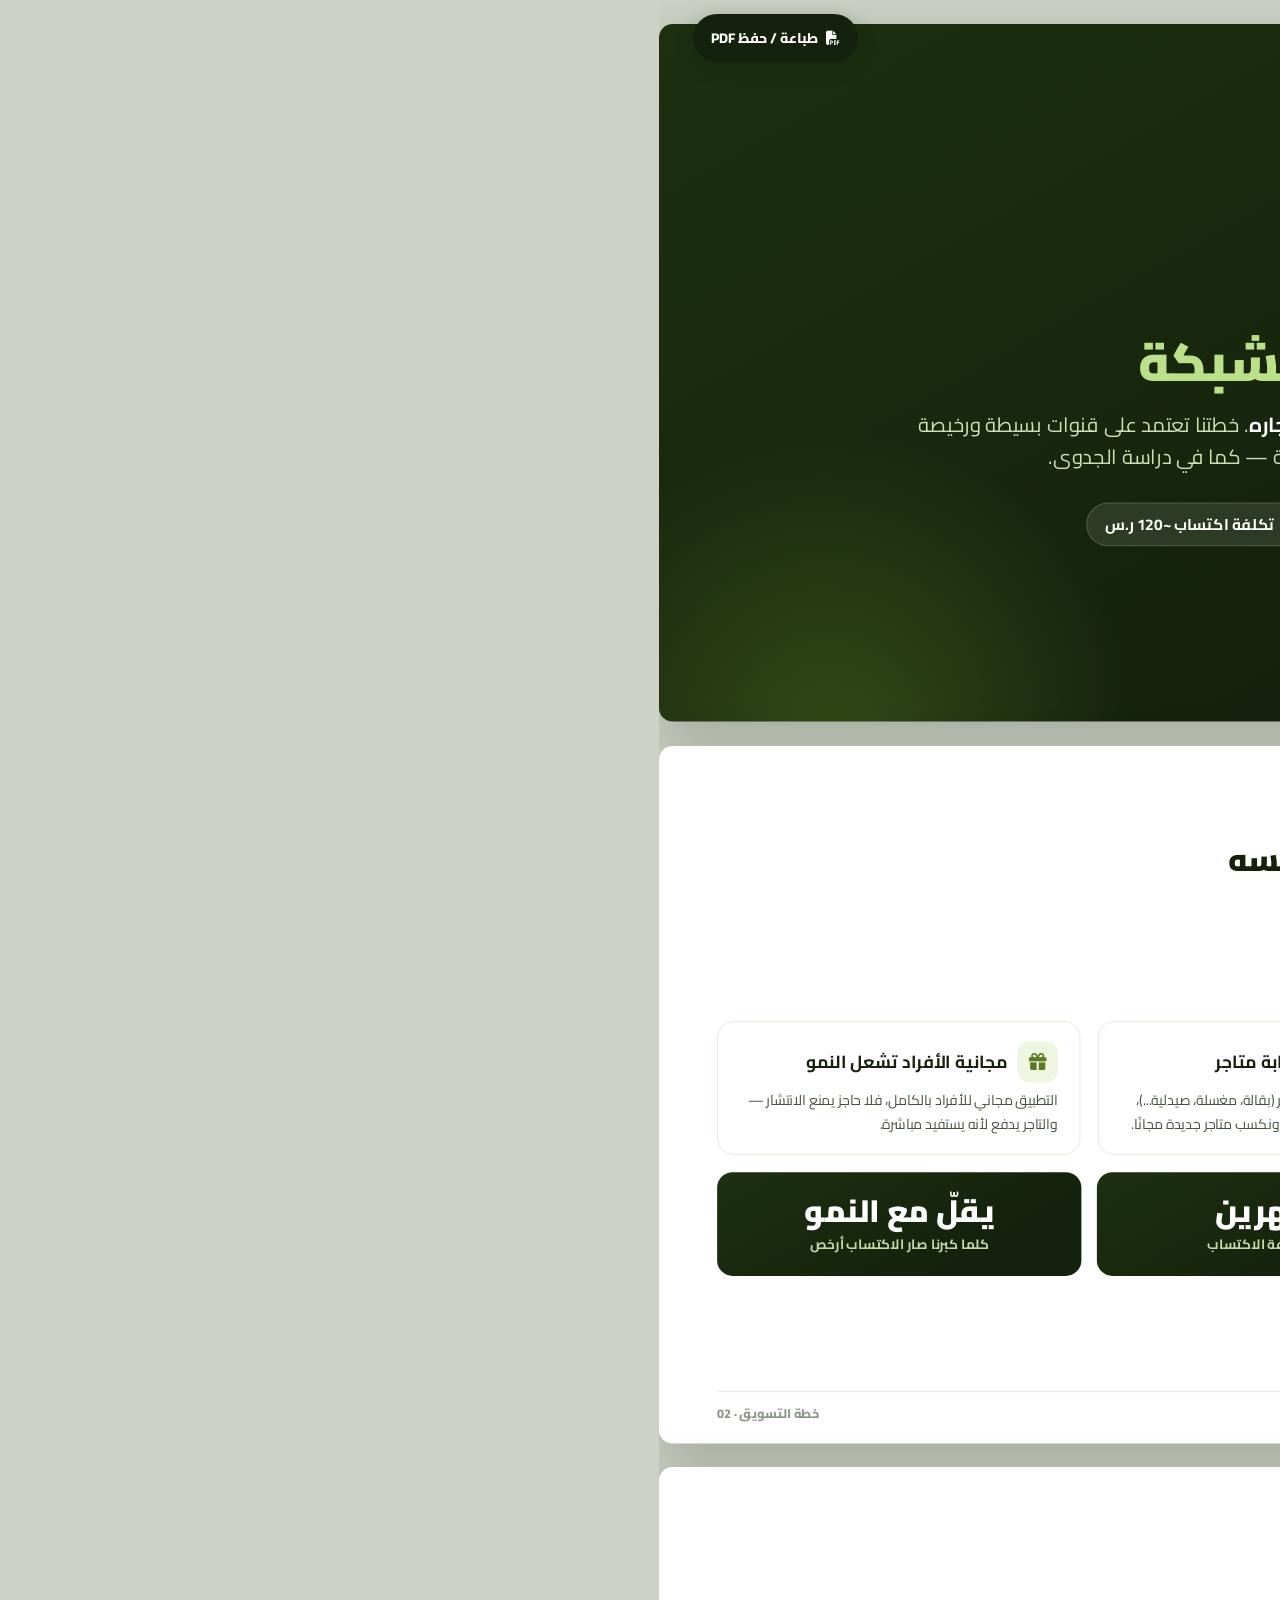
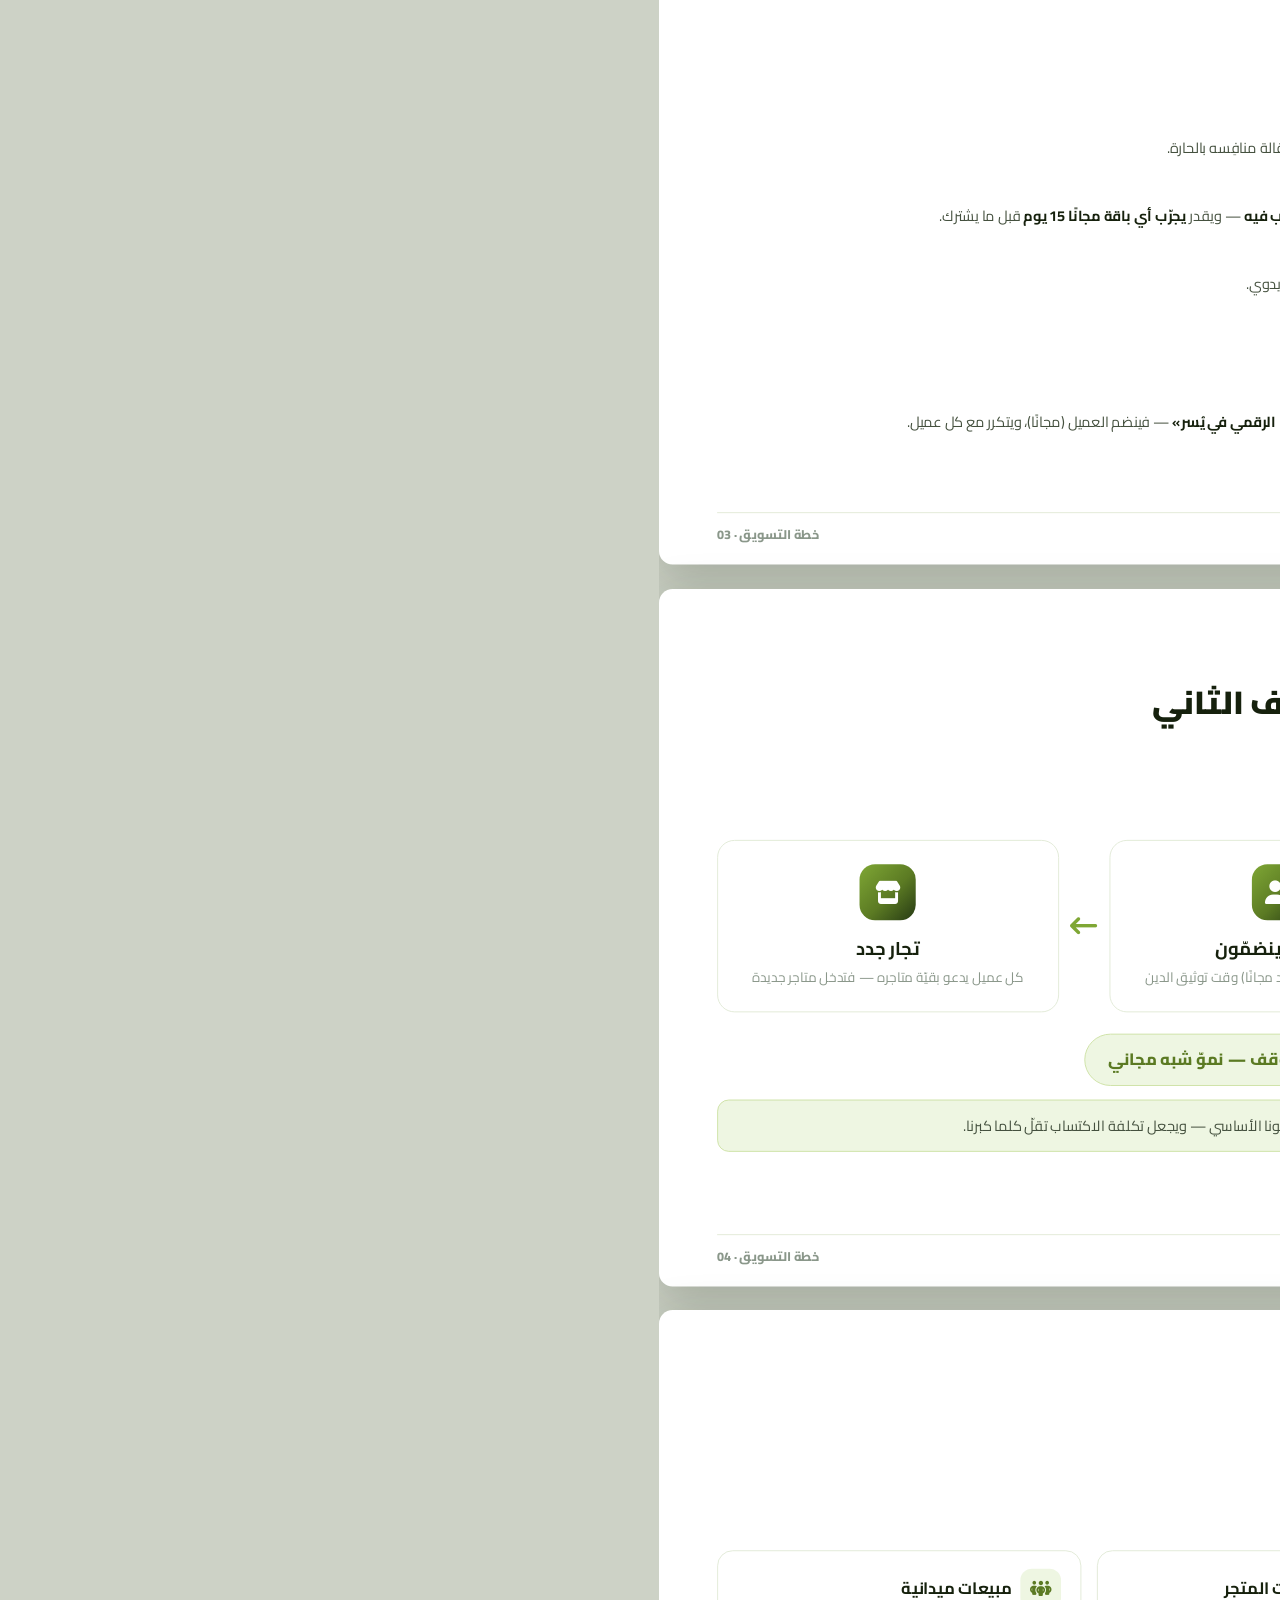
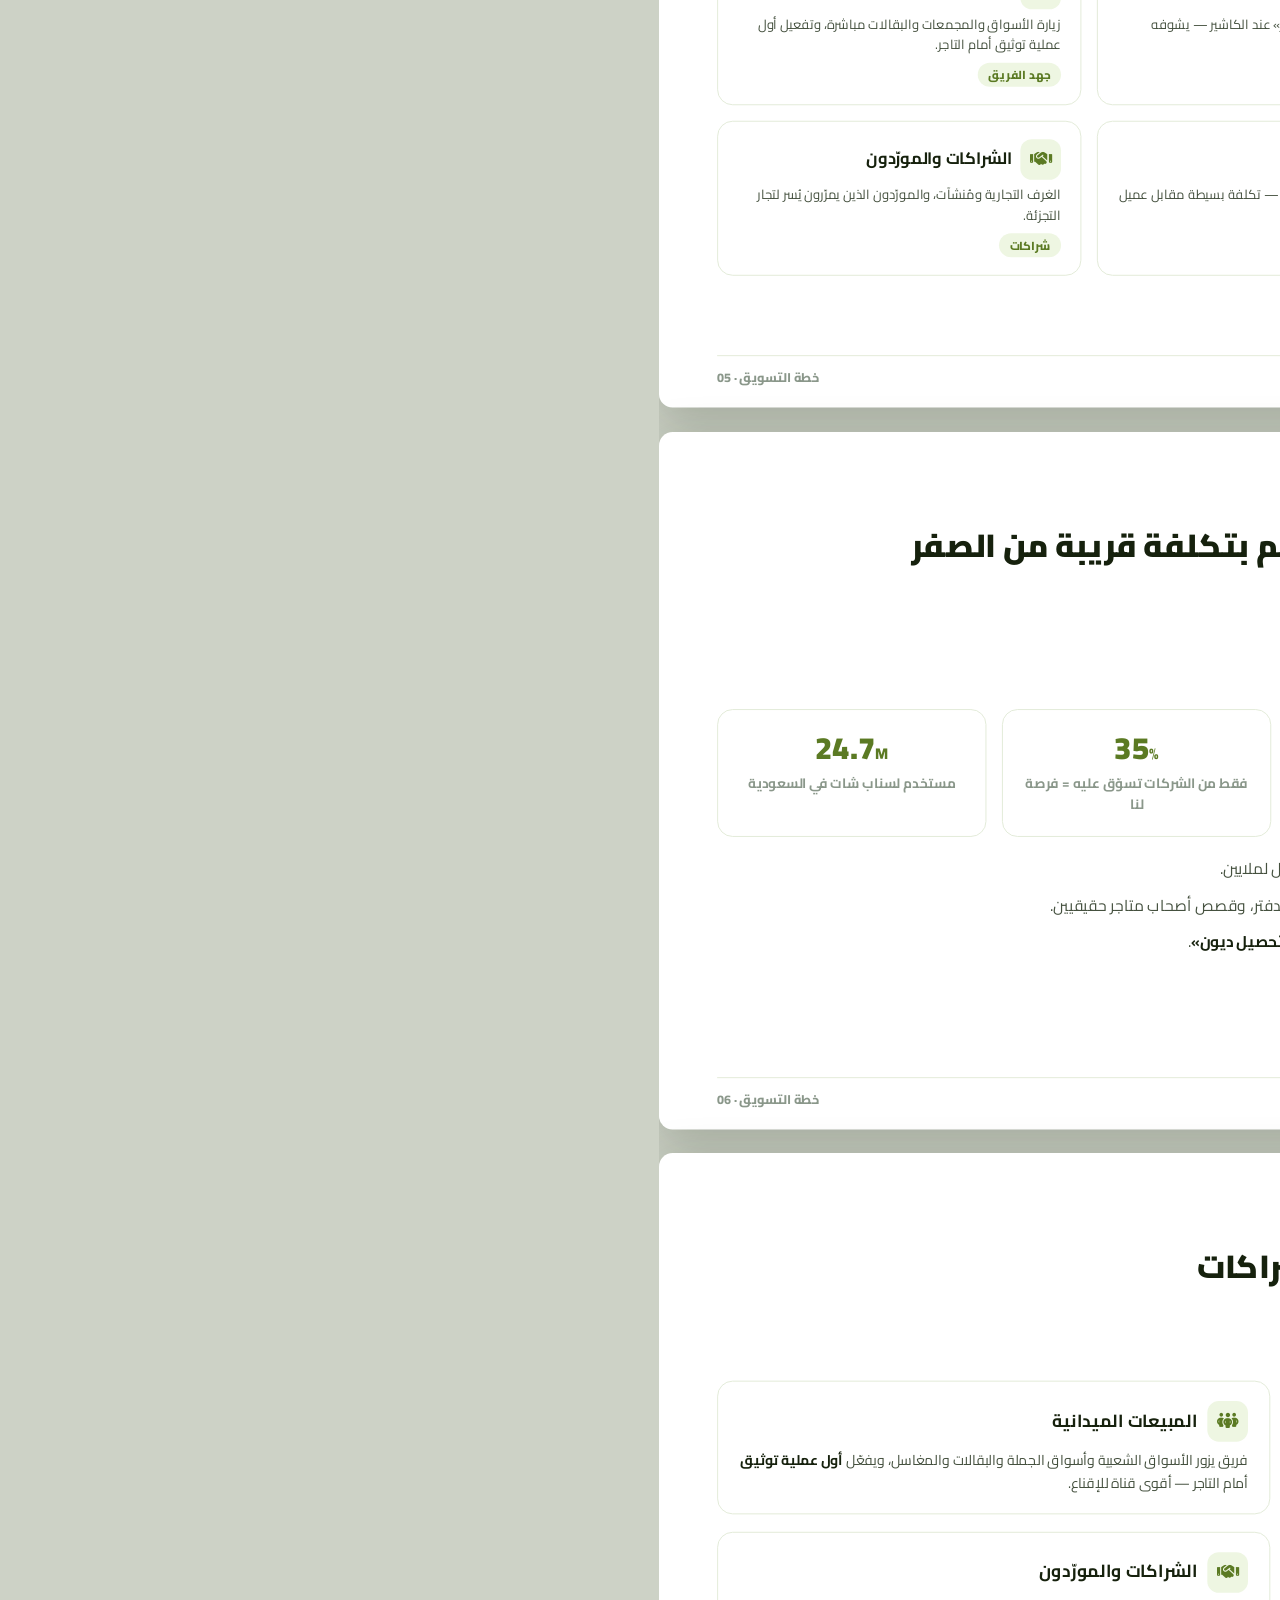
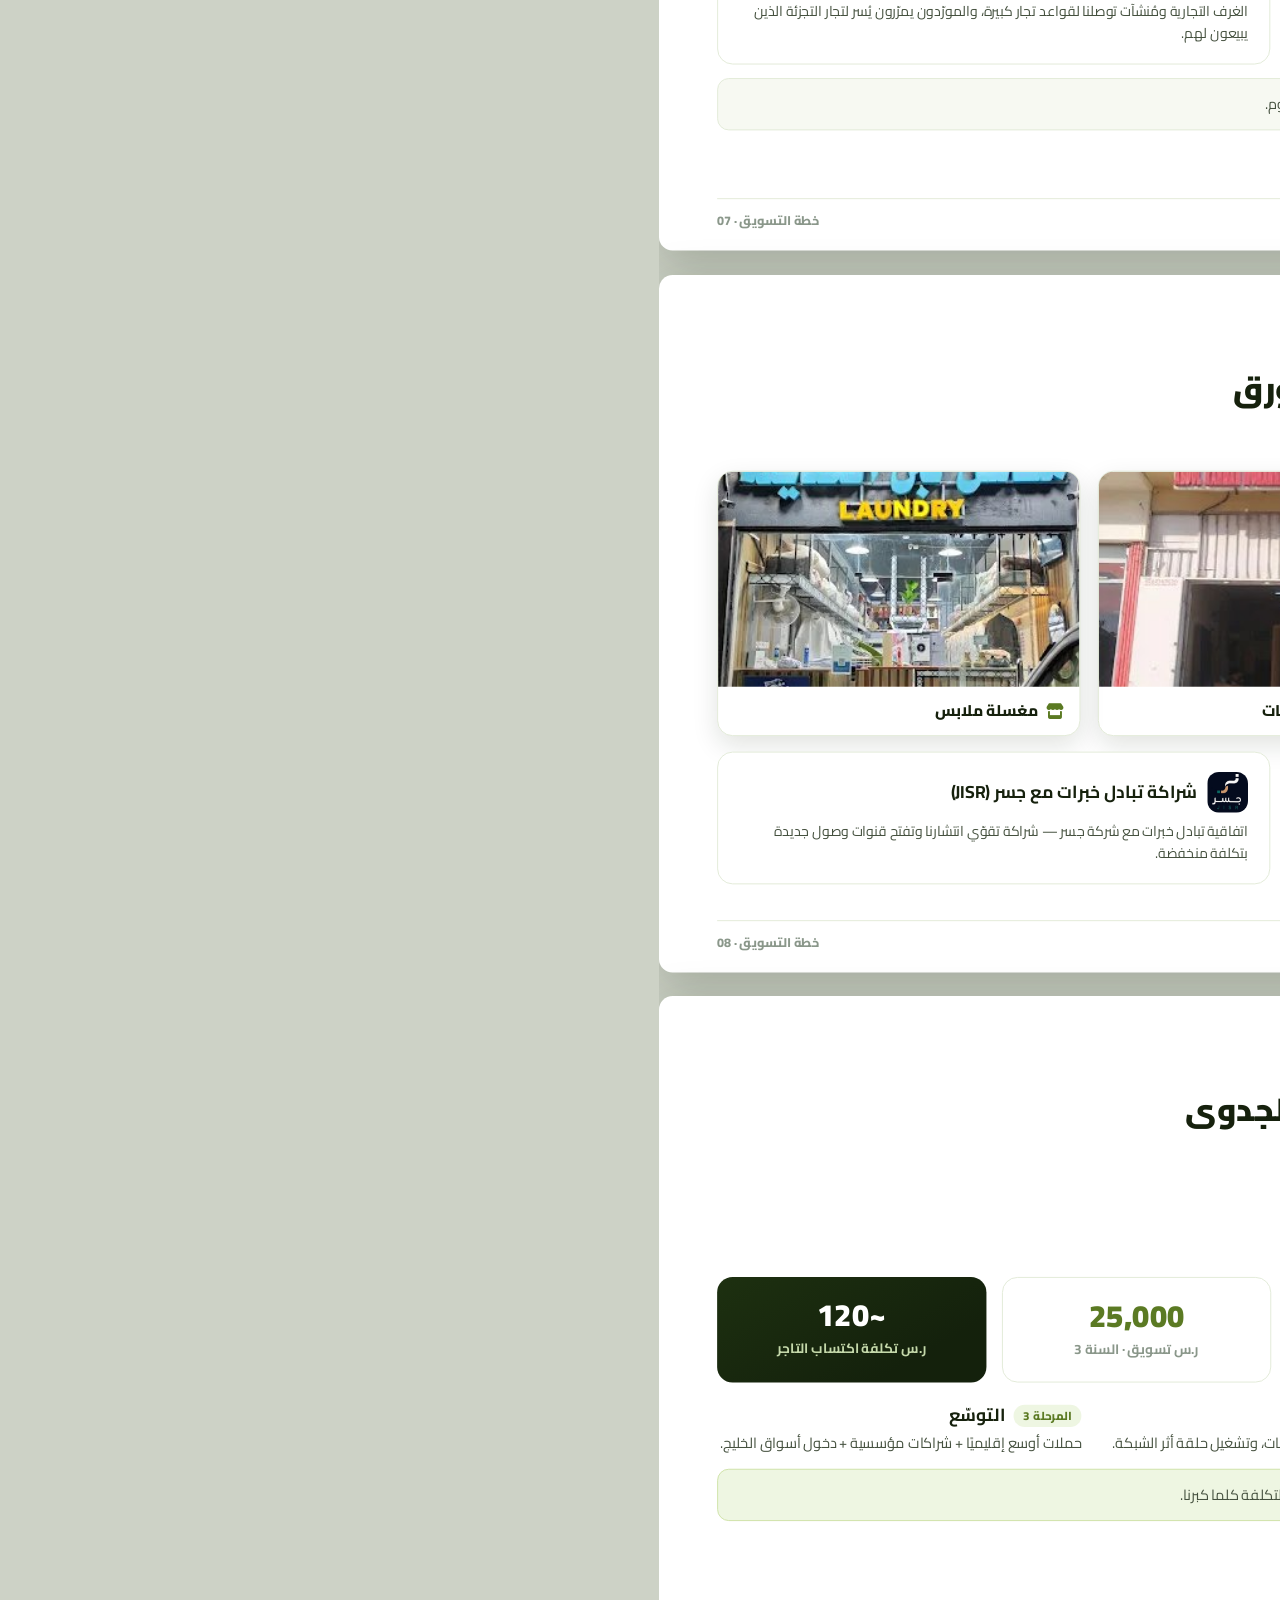
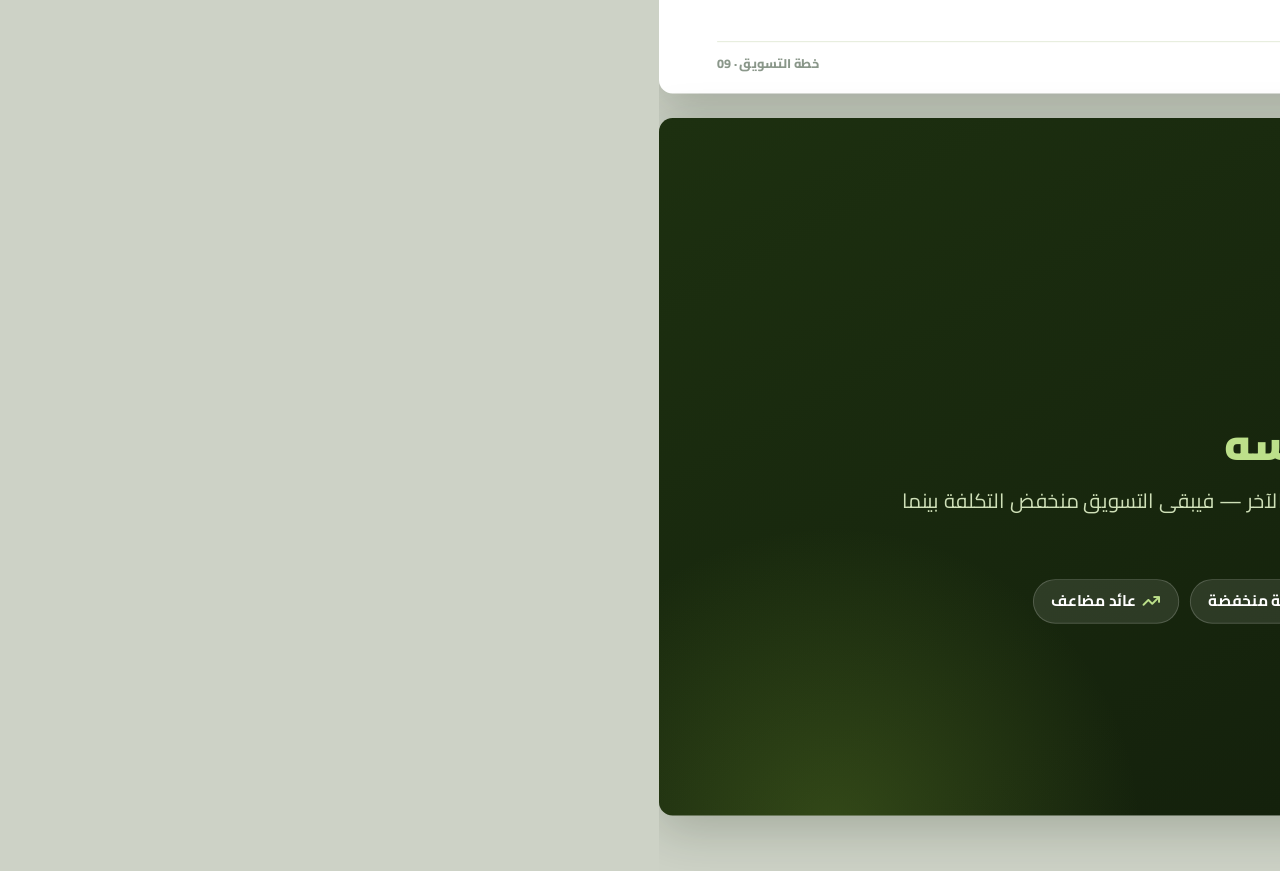
<file: marketing.html>
<!doctype html>
<html lang="ar" dir="rtl">

<head>
  <meta charset="utf-8">
  <meta name="viewport" content="width=device-width,initial-scale=1">
  <title>يُسر | خطة التسويق</title>
  <meta name="description" content="خطة التسويق لتطبيق يُسر — نمو منخفض التكلفة مدفوع بأثر الشبكة: كيف نستبدل الدفاتر الورقية بدفتر رقمي موثّق، وقنوات تسويق رخيصة وسهلة.">
  <link rel="preconnect" href="https://fonts.googleapis.com">
  <link rel="preconnect" href="https://fonts.gstatic.com" crossorigin>
  <link href="https://fonts.googleapis.com/css2?family=Cairo:wght@400;600;700;800;900&display=swap" rel="stylesheet">
  <link rel="stylesheet" href="https://cdnjs.cloudflare.com/ajax/libs/font-awesome/6.5.1/css/all.min.css">
  <link rel="icon" href="assets/img/Yusr.png" type="image/png">
  <style>
    :root {
      --primary: #5B7A23; --p2: #7FA735; --accent: #76B041; --dark: #14210C;
      --grad: linear-gradient(135deg, #7FA735 0%, #5B7A23 55%, #263A14 100%);
      --grad-dark: linear-gradient(150deg, #1d3010 0%, #14210C 75%);
      --ink: #16210d; --body: #45513f; --mut: #8a978a;
      --bg: #f7f9f2; --tint: #eef6e2; --line: #e3ebd8; --white: #fff; --gold: #b8860b;
      --s: 1;
    }
    * { box-sizing: border-box; margin: 0; padding: 0 }
    html { -webkit-print-color-adjust: exact; print-color-adjust: exact }
    body { font-family: 'Cairo', sans-serif; background: #cdd2c6; color: var(--body); line-height: 1.6; -webkit-font-smoothing: antialiased }
    @page { size: 13.333in 7.5in; margin: 0 }

    .deck { display: flex; flex-direction: column; align-items: center; gap: 24px; padding: 24px 12px 56px }
    .frame { width: calc(1280px*var(--s)); height: calc(720px*var(--s)); flex: none }
    .slide { width: 1280px; height: 720px; transform: scale(var(--s)); transform-origin: top left; position: relative; background: var(--white); border-radius: 14px; overflow: hidden; box-shadow: 0 14px 50px rgba(20, 33, 12, .22) }
    .pad { position: absolute; inset: 0; padding: 48px 60px 40px; display: flex; flex-direction: column }

    .toolbar { position: fixed; top: 14px; left: 14px; z-index: 60 }
    .toolbar button { font-family: inherit; font-weight: 800; font-size: 14px; border: 0; cursor: pointer; background: var(--dark); color: #fff; padding: 11px 18px; border-radius: 999px; box-shadow: 0 6px 18px rgba(20, 33, 12, .3); display: flex; align-items: center; gap: 8px }
    .toolbar button:hover { background: var(--primary) }

    .eyebrow { display: inline-flex; align-items: center; gap: 8px; font-size: 15px; font-weight: 800; color: var(--primary); background: var(--tint); padding: 7px 16px; border-radius: 999px; align-self: flex-start }
    h2.sec { font-size: 33px; font-weight: 900; color: var(--ink); line-height: 1.2; margin-top: 12px }
    h2.sec .g { color: var(--primary) }
    .lead { font-size: 17px; color: var(--body); margin-top: 8px; max-width: 96ch }
    h3.sub { font-size: 19px; font-weight: 800; color: var(--ink); margin: 16px 0 10px }
    .body { flex: 1; display: flex; flex-direction: column; justify-content: center; margin-top: 14px }
    .body.top { justify-content: flex-start }
    strong { color: var(--ink) }

    .s-foot { position: absolute; left: 60px; right: 60px; bottom: 18px; display: flex; align-items: center; justify-content: space-between; border-top: 1px solid var(--line); padding-top: 9px }
    .s-foot .b { display: flex; align-items: center; gap: 9px } .s-foot img { height: 22px } .s-foot .nm { font-size: 16px; font-weight: 900; color: var(--ink) }
    .s-foot .pg { font-size: 13px; font-weight: 800; color: var(--mut) }

    /* cover */
    .slide.cover { background: var(--grad-dark); color: #fff }
    .slide.cover .pad { justify-content: center }
    .slide.cover .ring { position: absolute; border-radius: 50%; border: 1px solid rgba(255, 255, 255, .07); width: 760px; height: 760px; top: -300px; right: -200px }
    .slide.cover .glow { position: absolute; width: 680px; height: 680px; border-radius: 50%; background: radial-gradient(circle, rgba(127, 167, 53, .28), transparent 66%); bottom: -360px; left: -160px }
    .hbrand { display: flex; align-items: center; gap: 14px; margin-bottom: 22px; position: relative; z-index: 2 }
    .hbrand img { width: 64px; height: 64px; background: #fff; border-radius: 16px; padding: 7px }
    .hbrand span { font-size: 44px; font-weight: 900 }
    .htag { font-size: 16px; font-weight: 800; letter-spacing: 2px; color: #bce08a; position: relative; z-index: 2 }
    .cover h1 { font-size: 54px; font-weight: 900; line-height: 1.15; margin: 12px 0 16px; position: relative; z-index: 2 }
    .cover h1 .g { color: #bce08a }
    .cover .desc { font-size: 21px; color: #cfe0b8; max-width: 82ch; position: relative; z-index: 2 }
    .cover .desc strong { color: #fff }
    .hero-meta { display: flex; flex-wrap: wrap; gap: 11px; margin-top: 30px; position: relative; z-index: 2 }
    .hero-meta span { font-size: 16px; font-weight: 700; background: rgba(255, 255, 255, .10); border: 1px solid rgba(255, 255, 255, .18); padding: 9px 18px; border-radius: 999px; display: flex; align-items: center; gap: 8px }
    .hero-meta i { color: #bce08a }

    /* stats */
    .stats { display: grid; grid-template-columns: repeat(4, 1fr); gap: 16px }
    .stats.three { grid-template-columns: repeat(3, 1fr) }
    .stat { background: var(--white); border: 1px solid var(--line); border-radius: 16px; padding: 22px 18px; text-align: center }
    .stat.dark { background: var(--grad-dark); color: #fff; border: 0 }
    .stat .n { font-size: 32px; font-weight: 900; color: var(--primary); line-height: 1.1 }
    .stat.dark .n { color: #fff }
    .stat .n small { font-size: 16px; font-weight: 800 }
    .stat .l { font-size: 14px; font-weight: 700; margin-top: 6px; color: var(--mut) }
    .stat.dark .l { color: #c4d8aa }

    .grid2 { display: grid; grid-template-columns: 1fr 1fr; gap: 18px }
    .grid3 { display: grid; grid-template-columns: repeat(3, 1fr); gap: 18px }
    .card { background: var(--white); border: 1px solid var(--line); border-radius: 16px; padding: 20px 22px }
    .card h4 { font-size: 18px; color: var(--ink); margin-bottom: 7px; display: flex; align-items: center; gap: 10px }
    .card p { font-size: 14.5px; line-height: 1.6; margin: 0; color: var(--body) }
    .ci { width: 42px; height: 42px; border-radius: 12px; background: var(--tint); color: var(--primary); display: inline-flex; align-items: center; justify-content: center; font-size: 18px; flex: none }
    .card.tint { background: var(--bg) }
    .num-ci { background: var(--grad); color: #fff; font-weight: 900; font-size: 17px }

    .note { font-size: 15px; color: var(--body); background: var(--bg); border: 1px solid var(--line); border-radius: 12px; padding: 14px 18px; margin-top: 14px }
    .note i { color: var(--primary) }
    .note.hi { background: var(--tint); border-color: #cfe3a8 }

    ul.b { list-style: none }
    ul.b li { position: relative; padding: 6px 30px 6px 0; font-size: 16px; color: var(--body) }
    ul.b li::before { content: "\f058"; font-family: "Font Awesome 6 Free"; font-weight: 900; color: var(--primary); position: absolute; right: 0; top: 8px; font-size: 15px }

    /* journey timeline */
    .road { position: relative; padding-right: 26px; border-right: 3px solid var(--line) }
    .rstep { position: relative; padding: 0 28px 16px 0 }
    .rstep:last-child { padding-bottom: 0 }
    .rstep::before { content: ""; position: absolute; right: -34px; top: 4px; width: 16px; height: 16px; border-radius: 50%; background: var(--primary); border: 3px solid var(--white) }
    .rstep.go::before { background: var(--gold); box-shadow: 0 0 0 4px rgba(184, 134, 11, .18) }
    .rstep h4 { font-size: 18px; color: var(--ink); display: flex; align-items: center; gap: 8px }
    .rstep h4 .tag { font-size: 12px; font-weight: 800; color: var(--primary); background: var(--tint); padding: 2px 10px; border-radius: 999px }
    .rstep p { font-size: 15px; margin: 2px 0 0; color: var(--body) }
    .rstep p strong { color: var(--ink) }

    /* viral loop flow */
    .flow { display: flex; align-items: stretch; gap: 12px; justify-content: center; margin-top: 8px }
    .flow .node { flex: 1; background: var(--white); border: 1px solid var(--line); border-radius: 18px; padding: 24px 18px; text-align: center; display: flex; flex-direction: column; align-items: center }
    .flow .node.dark { background: var(--grad-dark); color: #fff; border: 0 }
    .flow .node .ni { width: 58px; height: 58px; border-radius: 16px; background: var(--grad); color: #fff; display: flex; align-items: center; justify-content: center; font-size: 24px; margin-bottom: 14px }
    .flow .node.dark .ni { background: rgba(255, 255, 255, .16) }
    .flow .node h4 { font-size: 19px; color: var(--ink); margin-bottom: 5px }
    .flow .node.dark h4 { color: #fff }
    .flow .node p { font-size: 14px; color: var(--mut); line-height: 1.5 }
    .flow .node.dark p { color: #cfe0b6 }
    .flow .arr { display: flex; align-items: center; color: var(--p2); font-size: 28px; flex: none }
    .loop-back { margin-top: 16px; text-align: center; font-size: 17px; font-weight: 800; color: var(--primary); background: var(--tint); border: 1px solid #cfe3a8; border-radius: 999px; padding: 12px 24px; display: inline-flex; align-items: center; gap: 10px; align-self: center }

    /* channel cards */
    .ch-grid { display: grid; grid-template-columns: repeat(3, 1fr); gap: 16px }
    .ch { background: var(--white); border: 1px solid var(--line); border-radius: 16px; padding: 18px 20px }
    .ch h4 { font-size: 17px; color: var(--ink); margin-bottom: 5px; display: flex; align-items: center; gap: 9px }
    .ch p { font-size: 13.5px; color: var(--body); line-height: 1.55; margin: 0 }
    .ch .cost { display: inline-block; margin-top: 8px; font-size: 12px; font-weight: 800; color: var(--primary); background: var(--tint); padding: 3px 11px; border-radius: 999px }

    .road.phases { border-right: 0; padding: 0; display: grid; grid-template-columns: repeat(3, 1fr); gap: 16px }
    .road.phases .rstep { padding: 0 }
    .road.phases .rstep::before { display: none }

    /* proof slide: real stores + activity */
    .shops { display: grid; grid-template-columns: repeat(3, 1fr); gap: 18px }
    .shop { background: #fff; border: 1px solid var(--line); border-radius: 16px; overflow: hidden; box-shadow: 0 10px 26px rgba(20, 33, 12, .12) }
    .shop img { width: 100%; height: 222px; object-fit: cover; display: block }
    .shop span { display: flex; align-items: center; gap: 8px; padding: 12px 16px; font-size: 16px; font-weight: 800; color: var(--ink) }
    .shop span i { color: var(--primary) }
    .ci.logo { padding: 0; overflow: hidden; background: #0b1733 }
    .ci.logo img { width: 100%; height: 100%; object-fit: cover }
    .card .hnd { font-size: 13px; font-weight: 700; color: var(--primary); margin-right: 6px }

    @media print {
      body { background: #fff }
      .toolbar { display: none }
      .deck { display: block; padding: 0; gap: 0 }
      .frame { width: 1280px; height: 720px; page-break-after: always; break-after: page }
      .frame:last-child { page-break-after: auto; break-after: auto }
      .slide { transform: none; border-radius: 0; box-shadow: none }
    }
  </style>
</head>

<body>
  <div class="toolbar"><button onclick="window.print()"><i class="fas fa-file-pdf"></i> طباعة / حفظ PDF</button></div>
  <div class="deck">

    <!-- 1. COVER -->
    <div class="frame"><section class="slide cover">
      <span class="ring"></span><span class="glow"></span>
      <div class="pad">
        <div class="hbrand"><img src="assets/img/Yusr.png" alt="يُسر"><span>يُسر</span></div>
        <div class="htag">خطة التسويق · نمو منخفض التكلفة · 2026</div>
        <h1>نمو رخيص <span class="g">مدفوع بأثر الشبكة</span></h1>
        <div class="desc">المنتج نفسه يسوّق لنا: <strong>كل متجر يجلب عملاءه، وكل عميل يجلب تجاره</strong>. خطتنا تعتمد على قنوات بسيطة ورخيصة وسهلة علينا — تيك توك وستكرات المتاجر والمبيعات الميدانية والإحالة — كما في دراسة الجدوى.</div>
        <div class="hero-meta">
          <span><i class="fas fa-share-nodes"></i> أثر الشبكة</span>
          <span><i class="fab fa-tiktok"></i> سوشال ميديا عضوية</span>
          <span><i class="fas fa-tag"></i> ستكرات المتاجر</span>
          <span><i class="fas fa-coins"></i> تكلفة اكتساب ~120 ر.س</span>
        </div>
      </div>
    </section></div>

    <!-- 2. WHY CHEAP -->
    <div class="frame"><section class="slide">
      <div class="pad">
        <span class="eyebrow"><i class="fas fa-piggy-bank"></i> الفكرة الأساسية</span>
        <h2 class="sec">ليش تسويقنا رخيص؟ لأن المنتج يجرّ نفسه</h2>
        <div class="body">
          <div class="grid3">
            <div class="card"><h4><span class="ci"><i class="fas fa-store"></i></span> كل متجر = بوابة عملاء</h4><p>التاجر يدخّل عملاءه بنفسه في يُسر وقت تسجيل الدين — فنكسب عشرات الأفراد من كل متجر بلا أي تكلفة إعلان.</p></div>
            <div class="card"><h4><span class="ci"><i class="fas fa-user-group"></i></span> كل عميل = بوابة متاجر</h4><p>كل فرد يتعامل مع عدة متاجر (بقالة، مغسلة، صيدلية...)، فيدعوهم لاستخدام يُسر — ونكسب متاجر جديدة مجانًا.</p></div>
            <div class="card"><h4><span class="ci"><i class="fas fa-gift"></i></span> مجانية الأفراد تشعل النمو</h4><p>التطبيق مجاني للأفراد بالكامل، فلا حاجز يمنع الانتشار — والتاجر يدفع لأنه يستفيد مباشرة.</p></div>
          </div>
          <div class="stats three" style="margin-top:18px">
            <div class="stat dark"><div class="n">~120</div><div class="l">ر.س تكلفة اكتساب التاجر (CAC)</div></div>
            <div class="stat dark"><div class="n">&lt; شهرين</div><div class="l">استرداد تكلفة الاكتساب</div></div>
            <div class="stat dark"><div class="n">يقلّ مع النمو</div><div class="l">كلما كبرنا صار الاكتساب أرخص</div></div>
          </div>
        </div>
      </div>
      <div class="s-foot"><div class="b"><img src="assets/img/Yusr.png" alt=""><span class="nm">يُسر</span></div><span class="pg">خطة التسويق · 02</span></div>
    </section></div>

    <!-- 3. MERCHANT JOURNEY -->
    <div class="frame"><section class="slide">
      <div class="pad">
        <span class="eyebrow"><i class="fas fa-route"></i> رحلة التاجر</span>
        <h2 class="sec">من الدفتر الورقي إلى دفتر رقمي موثّق</h2>
        <div class="body">
          <div class="road">
            <div class="rstep"><h4><span class="tag">1</span> يشوفنا</h4><p>صاحب البقالة يشوف إعلاننا في <strong>تيك توك أو سناب</strong>، أو يلاحظ <strong>ستكر يُسر</strong> عند الكاشير في بقالة منافِسه بالحارة.</p></div>
            <div class="rstep"><h4><span class="tag">2</span> يكتشف ويجرّب</h4><p>يحمّل التطبيق، ويعجبه إن <strong>دفتر ديونه الورقي يصير رقمي مؤمّن وموثّق لا يمكن التلاعب فيه</strong> — ويقدر <strong>يجرّب أي باقة مجانًا 15 يوم</strong> قبل ما يشترك.</p></div>
            <div class="rstep"><h4><span class="tag">3</span> يرقمن دفاتره القديمة</h4><p>بالمسح الذكي (OCR) يصوّر دفاتره وفواتيره القديمة، فتتحوّل لسجلات رقمية — بلا إدخال يدوي.</p></div>
            <div class="rstep"><h4><span class="tag">4</span> لا تسجيل بلا موافقة</h4><p>ما يقدر يسجّل أي عميل إلا بموافقته — وهذا يحمي الجميع ويبني الثقة.</p></div>
            <div class="rstep go"><h4><span class="tag">5</span> لحظة التحويل</h4><p>لما يجي العميل يضيف دين جديد، يقول له المحاسب: <strong>«يا تدفعها كاملة، يا ننقلها لدفترنا الرقمي في يُسر»</strong> — فينضم العميل (مجانًا)، ويتكرر مع كل عميل.</p></div>
          </div>
        </div>
      </div>
      <div class="s-foot"><div class="b"><img src="assets/img/Yusr.png" alt=""><span class="nm">يُسر</span></div><span class="pg">خطة التسويق · 03</span></div>
    </section></div>

    <!-- 4. VIRAL LOOP -->
    <div class="frame"><section class="slide">
      <div class="pad">
        <span class="eyebrow"><i class="fas fa-arrows-rotate"></i> حلقة النمو</span>
        <h2 class="sec">حلقة تكبر بنفسها — كل طرف يجرّ الطرف الثاني</h2>
        <div class="body">
          <div class="flow">
            <div class="node dark"><div class="ni"><i class="fas fa-store"></i></div><h4>متجر واحد</h4><p>تاجر يبدأ يستخدم يُسر</p></div>
            <div class="arr"><i class="fas fa-arrow-left-long"></i></div>
            <div class="node"><div class="ni"><i class="fas fa-user-group"></i></div><h4>عملاؤه ينضمّون</h4><p>كل عملائه يسجّلون (أفراد مجانًا) وقت توثيق الدين</p></div>
            <div class="arr"><i class="fas fa-arrow-left-long"></i></div>
            <div class="node"><div class="ni"><i class="fas fa-store"></i></div><h4>تجار جدد</h4><p>كل عميل يدعو بقيّة متاجره — فتدخل متاجر جديدة</p></div>
          </div>
          <div style="text-align:center;margin-top:6px"><span class="loop-back"><i class="fas fa-arrows-rotate"></i> وتتكرّر الحلقة بلا توقف — نموّ شبه مجاني</span></div>
          <div class="note hi"><i class="fas fa-circle-info"></i> كل متجر بوابة لعشرات العملاء، وكل عميل بوابة لعدة متاجر. هذا «أثر الشبكة» هو محرّك نمونا الأساسي — ويجعل تكلفة الاكتساب تقلّ كلما كبرنا.</div>
        </div>
      </div>
      <div class="s-foot"><div class="b"><img src="assets/img/Yusr.png" alt=""><span class="nm">يُسر</span></div><span class="pg">خطة التسويق · 04</span></div>
    </section></div>

    <!-- 5. CHANNELS OVERVIEW -->
    <div class="frame"><section class="slide">
      <div class="pad">
        <span class="eyebrow"><i class="fas fa-bullhorn"></i> قنواتنا</span>
        <h2 class="sec">ست قنوات رخيصة وسهلة علينا</h2>
        <div class="body">
          <div class="ch-grid">
            <div class="ch"><h4><span class="ci"><i class="fab fa-tiktok"></i></span> سوشال ميديا عضوية</h4><p>تيك توك وسناب وX — محتوى قصير يقوده مدير تسويق داخلي بأدوات ذكاء اصطناعي.</p><span class="cost">شبه مجاني</span></div>
            <div class="ch"><h4><span class="ci"><i class="fas fa-tag"></i></span> ستكرات ولافتات المتجر</h4><p>ستكر «نوثّق ديونك هنا عبر يُسر» عند الكاشير — يشوفه العملاء والتجار المنافسون.</p><span class="cost">طباعة رخيصة</span></div>
            <div class="ch"><h4><span class="ci"><i class="fas fa-people-group"></i></span> مبيعات ميدانية</h4><p>زيارة الأسواق والمجمعات والبقالات مباشرة، وتفعيل أول عملية توثيق أمام التاجر.</p><span class="cost">جهد الفريق</span></div>
            <div class="ch"><h4><span class="ci"><i class="fab fa-whatsapp"></i></span> مجموعات واتساب</h4><p>نشر في مجموعات التجار وأصحاب المتاجر في واتساب وتيليجرام — انتشار مجاني.</p><span class="cost">مجاني</span></div>
            <div class="ch"><h4><span class="ci"><i class="fas fa-share-nodes"></i></span> الإحالة والتحفيز</h4><p>«تاجر يجيب تاجر = شهر مجاني» — تكلفة بسيطة مقابل عميل يبقى معنا سنوات.</p><span class="cost">تكلفة بسيطة</span></div>
            <div class="ch"><h4><span class="ci"><i class="fas fa-handshake"></i></span> الشراكات والمورّدون</h4><p>الغرف التجارية ومُنشآت، والمورّدون الذين يمرّرون يُسر لتجار التجزئة.</p><span class="cost">شراكات</span></div>
          </div>
        </div>
      </div>
      <div class="s-foot"><div class="b"><img src="assets/img/Yusr.png" alt=""><span class="nm">يُسر</span></div><span class="pg">خطة التسويق · 05</span></div>
    </section></div>

    <!-- 6. SOCIAL DEEP -->
    <div class="frame"><section class="slide">
      <div class="pad">
        <span class="eyebrow"><i class="fab fa-tiktok"></i> الأقوى والأرخص</span>
        <h2 class="sec">السوشال ميديا العضوية — جمهور ضخم بتكلفة قريبة من الصفر</h2>
        <div class="body">
          <div class="stats">
            <div class="stat"><div class="n">34<small>M</small></div><div class="l">مستخدم بالغ لتيك توك في السعودية</div></div>
            <div class="stat"><div class="n">95<small> دقيقة</small></div><div class="l">معدل الاستخدام اليومي — الأعلى بالمنطقة</div></div>
            <div class="stat"><div class="n">35<small>%</small></div><div class="l">فقط من الشركات تسوّق عليه = فرصة لنا</div></div>
            <div class="stat"><div class="n">24.7<small>M</small></div><div class="l">مستخدم لسناب شات في السعودية</div></div>
          </div>
          <ul class="b" style="margin-top:14px">
            <li>خوارزمية تيك توك تنشر المحتوى الجيّد <strong>حتى بدون متابعين</strong> — مقطع واحد ممكن يوصل لملايين.</li>
            <li>محتوى رخيص ومُقنع: <strong>مواقف يومية عن «اكتب عندي بالدفتر»</strong>، وقبل/بعد رقمنة الدفتر، وقصص أصحاب متاجر حقيقيين.</li>
            <li>إضافة لمتاجر التطبيقات (ASO): الظهور لمن يبحث عن <strong>«دفتر ديون» و«سند قبض» و«تحصيل ديون»</strong>.</li>
          </ul>
        </div>
      </div>
      <div class="s-foot"><div class="b"><img src="assets/img/Yusr.png" alt=""><span class="nm">يُسر</span></div><span class="pg">خطة التسويق · 06</span></div>
    </section></div>

    <!-- 7. GROUND DEEP -->
    <div class="frame"><section class="slide">
      <div class="pad">
        <span class="eyebrow"><i class="fas fa-map-location-dot"></i> الانتشار شبه المجاني</span>
        <h2 class="sec">على الأرض: ستكرات وميدان وإحالة وشراكات</h2>
        <div class="body">
          <div class="grid2">
            <div class="card"><h4><span class="ci"><i class="fas fa-tag"></i></span> ستكرات المتاجر</h4><p>ستكر صغير عند الكاشير «نوثّق ديونك هنا عبر يُسر». يشوفه كل عميل، <strong>ويشوفه التاجر المنافس لما يزور المحل</strong> — فيكتشف يُسر ويجرّبه. طباعة بريالات قليلة.</p></div>
            <div class="card"><h4><span class="ci"><i class="fas fa-people-group"></i></span> المبيعات الميدانية</h4><p>فريق يزور الأسواق الشعبية وأسواق الجملة والبقالات والمغاسل، ويفعّل <strong>أول عملية توثيق</strong> أمام التاجر — أقوى قناة للإقناع.</p></div>
            <div class="card"><h4><span class="ci"><i class="fas fa-share-nodes"></i></span> الإحالة بين التجار</h4><p>«تاجر يجيب تاجر = شهر مجاني». التاجر الراضي أفضل مندوب — والمكافأة بسيطة مقابل عميل يبقى سنوات.</p></div>
            <div class="card"><h4><span class="ci"><i class="fas fa-handshake"></i></span> الشراكات والمورّدون</h4><p>الغرف التجارية ومُنشآت توصلنا لقواعد تجار كبيرة، والمورّدون يمرّرون يُسر لتجار التجزئة الذين يبيعون لهم.</p></div>
          </div>
          <div class="note"><i class="fas fa-lightbulb"></i> <strong>الخطّاف الأقوى:</strong> «رقمن دفترك القديم مجانًا» — سبب فوري يخلي التاجر يجرّب يُسر من أول يوم.</div>
        </div>
      </div>
      <div class="s-foot"><div class="b"><img src="assets/img/Yusr.png" alt=""><span class="nm">يُسر</span></div><span class="pg">خطة التسويق · 07</span></div>
    </section></div>

    <!-- 8. PROOF — real stores + activity -->
    <div class="frame"><section class="slide">
      <div class="pad">
        <span class="eyebrow"><i class="fas fa-circle-check"></i> من الواقع</span>
        <h2 class="sec">نطبّق الخطة فعلاً — لا مجرد كلام على ورق</h2>
        <div class="body">
          <div class="shops">
            <div class="shop"><img src="assets/img/store-grocery.jpg" alt="بقالة وتموينات"><span><i class="fas fa-store"></i> بقالة وتموينات</span></div>
            <div class="shop"><img src="assets/img/store-decor.jpg" alt="محل ديكور ومفروشات"><span><i class="fas fa-store"></i> محل ديكور ومفروشات</span></div>
            <div class="shop"><img src="assets/img/store-laundry.jpg" alt="مغسلة ملابس"><span><i class="fas fa-store"></i> مغسلة ملابس</span></div>
          </div>
          <div class="grid2" style="margin-top:16px">
            <div class="card"><h4><span class="ci"><i class="fab fa-x-twitter"></i></span> نشطون على منصة X <span class="hnd">@Ysr126</span></h4><p>ننشر محتوى تسويقي منتظم على X لبناء الوعي والوصول للتجار والأفراد — تطبيق فعلي لقناة السوشال ميديا.</p></div>
            <div class="card"><h4><span class="ci logo"><img src="assets/img/jisr.jpg" alt="جسر"></span> شراكة تبادل خبرات مع جسر (JISR)</h4><p>اتفاقية تبادل خبرات مع شركة جسر — شراكة تقوّي انتشارنا وتفتح قنوات وصول جديدة بتكلفة منخفضة.</p></div>
          </div>
        </div>
      </div>
      <div class="s-foot"><div class="b"><img src="assets/img/Yusr.png" alt=""><span class="nm">يُسر</span></div><span class="pg">خطة التسويق · 08</span></div>
    </section></div>

    <!-- 9. BUDGET + PHASES -->
    <div class="frame"><section class="slide">
      <div class="pad">
        <span class="eyebrow"><i class="fas fa-sack-dollar"></i> الميزانية والمراحل</span>
        <h2 class="sec">ميزانية صغيرة — متوافقة مع دراسة الجدوى</h2>
        <div class="body">
          <div class="stats">
            <div class="stat"><div class="n">5,000</div><div class="l">ر.س تسويق · السنة 1</div></div>
            <div class="stat"><div class="n">10,000</div><div class="l">ر.س تسويق · السنة 2</div></div>
            <div class="stat"><div class="n">25,000</div><div class="l">ر.س تسويق · السنة 3</div></div>
            <div class="stat dark"><div class="n">~120</div><div class="l">ر.س تكلفة اكتساب التاجر</div></div>
          </div>
          <div class="road phases" style="margin-top:20px">
            <div class="rstep"><h4><span class="tag">المرحلة 1</span> الإطلاق</h4><p>تركيز محلي: ميدان مكثّف + ستكرات + أول قصص نجاح حقيقية.</p></div>
            <div class="rstep"><h4><span class="tag">المرحلة 2</span> النمو</h4><p>تكثيف تيك توك والإحالة والشراكات، وتشغيل حلقة أثر الشبكة.</p></div>
            <div class="rstep"><h4><span class="tag">المرحلة 3</span> التوسّع</h4><p>حملات أوسع إقليميًا + شراكات مؤسسية + دخول أسواق الخليج.</p></div>
          </div>
          <div class="note hi"><i class="fas fa-circle-check"></i> كل ريال تسويق يولّد عائدًا مضاعفًا (عائد العميل أعلى من تكلفته بكثير)، وأثر الشبكة يخفّض التكلفة كلما كبرنا.</div>
        </div>
      </div>
      <div class="s-foot"><div class="b"><img src="assets/img/Yusr.png" alt=""><span class="nm">يُسر</span></div><span class="pg">خطة التسويق · 09</span></div>
    </section></div>

    <!-- 9. CLOSE -->
    <div class="frame"><section class="slide cover">
      <span class="ring"></span><span class="glow"></span>
      <div class="pad">
        <div class="hbrand"><img src="assets/img/Yusr.png" alt="يُسر"><span>يُسر</span></div>
        <h1 style="font-size:46px">نموّ رخيص <span class="g">يقوده المنتج نفسه</span></h1>
        <div class="desc">قنوات بسيطة وسهلة علينا، وأثر شبكة يجعل كل متجر وكل عميل يجرّ الآخر — فيبقى التسويق منخفض التكلفة بينما النمو يتسارع.</div>
        <div class="hero-meta">
          <span><i class="fas fa-share-nodes"></i> أثر الشبكة</span>
          <span><i class="fab fa-tiktok"></i> محتوى عضوي</span>
          <span><i class="fas fa-tag"></i> ستكرات وميدان</span>
          <span><i class="fas fa-coins"></i> تكلفة منخفضة</span>
          <span><i class="fas fa-arrow-trend-up"></i> عائد مضاعف</span>
        </div>
      </div>
    </section></div>

  </div>

  <script>
    (function () {
      function fit() { document.documentElement.style.setProperty('--s', Math.min(1, (window.innerWidth - 40) / 1280)); }
      window.addEventListener('resize', fit); fit();
    })();
  </script>
</body>

</html>
</file>
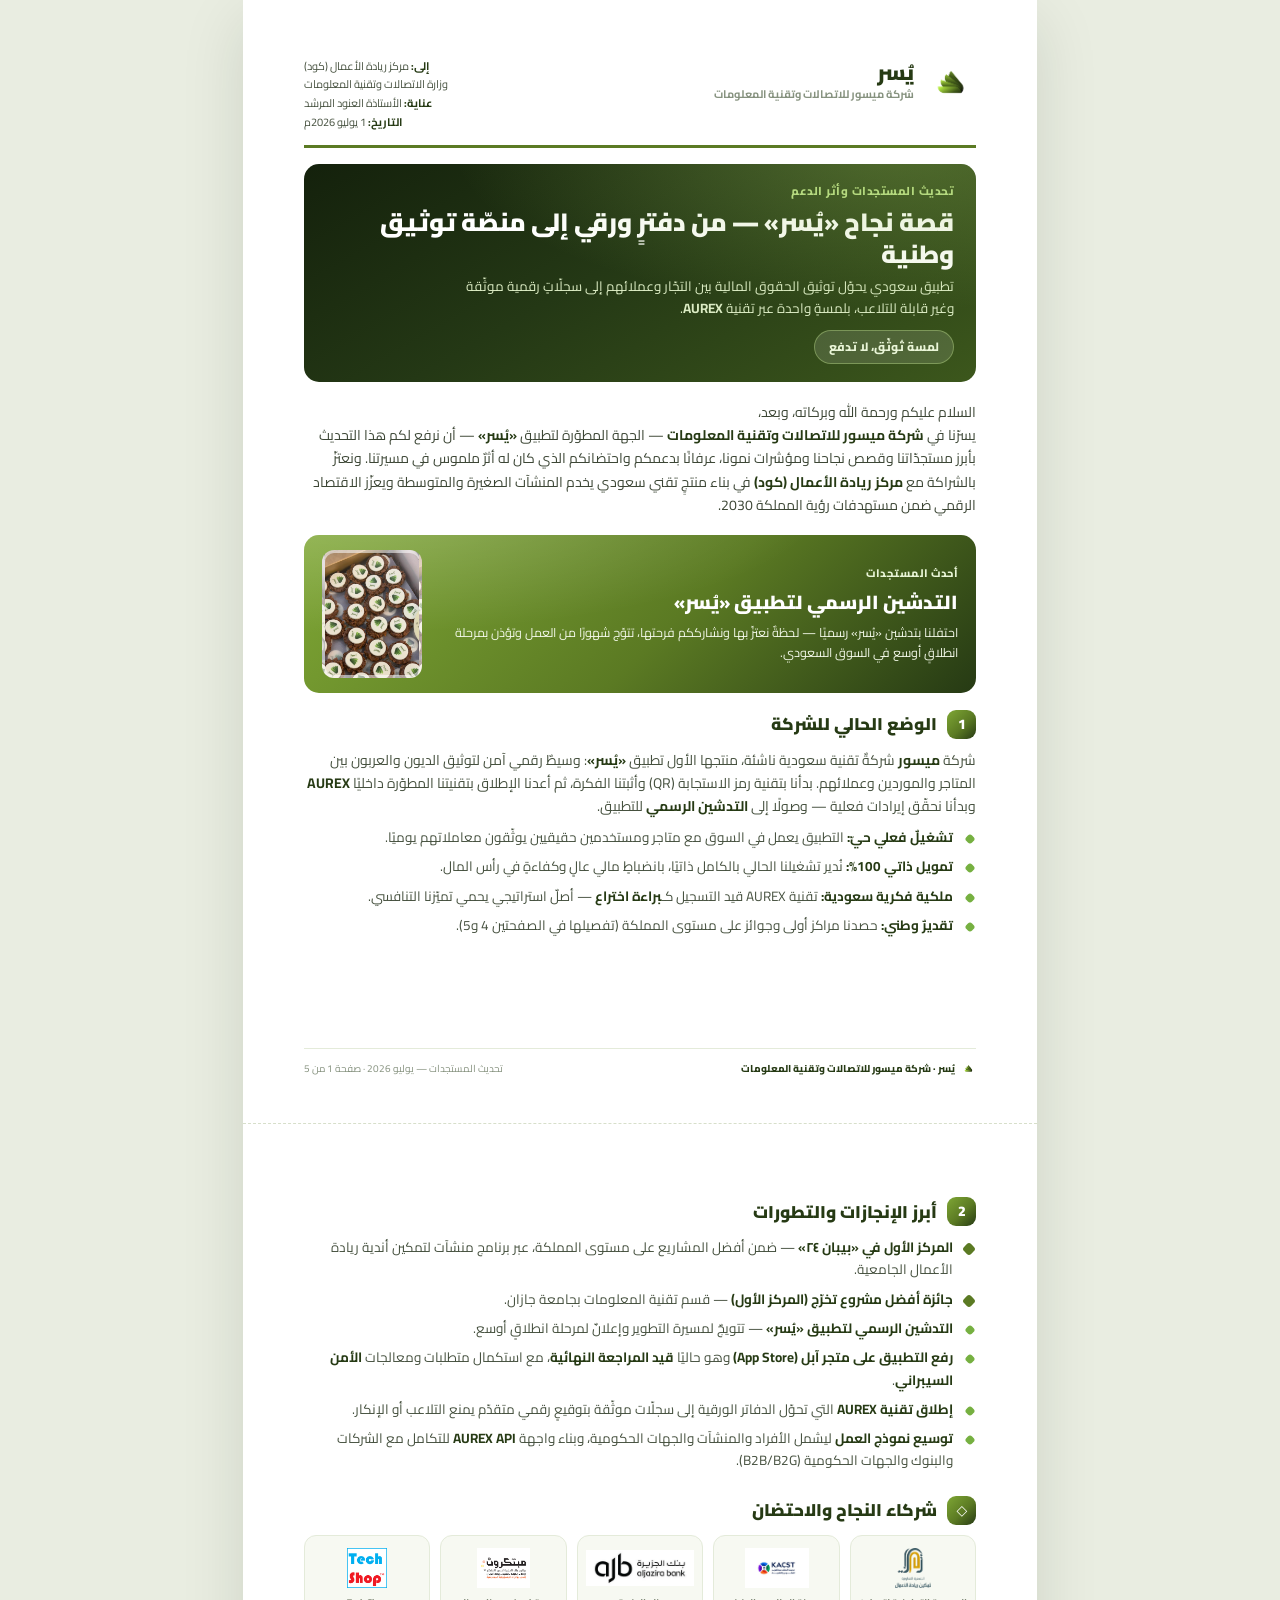
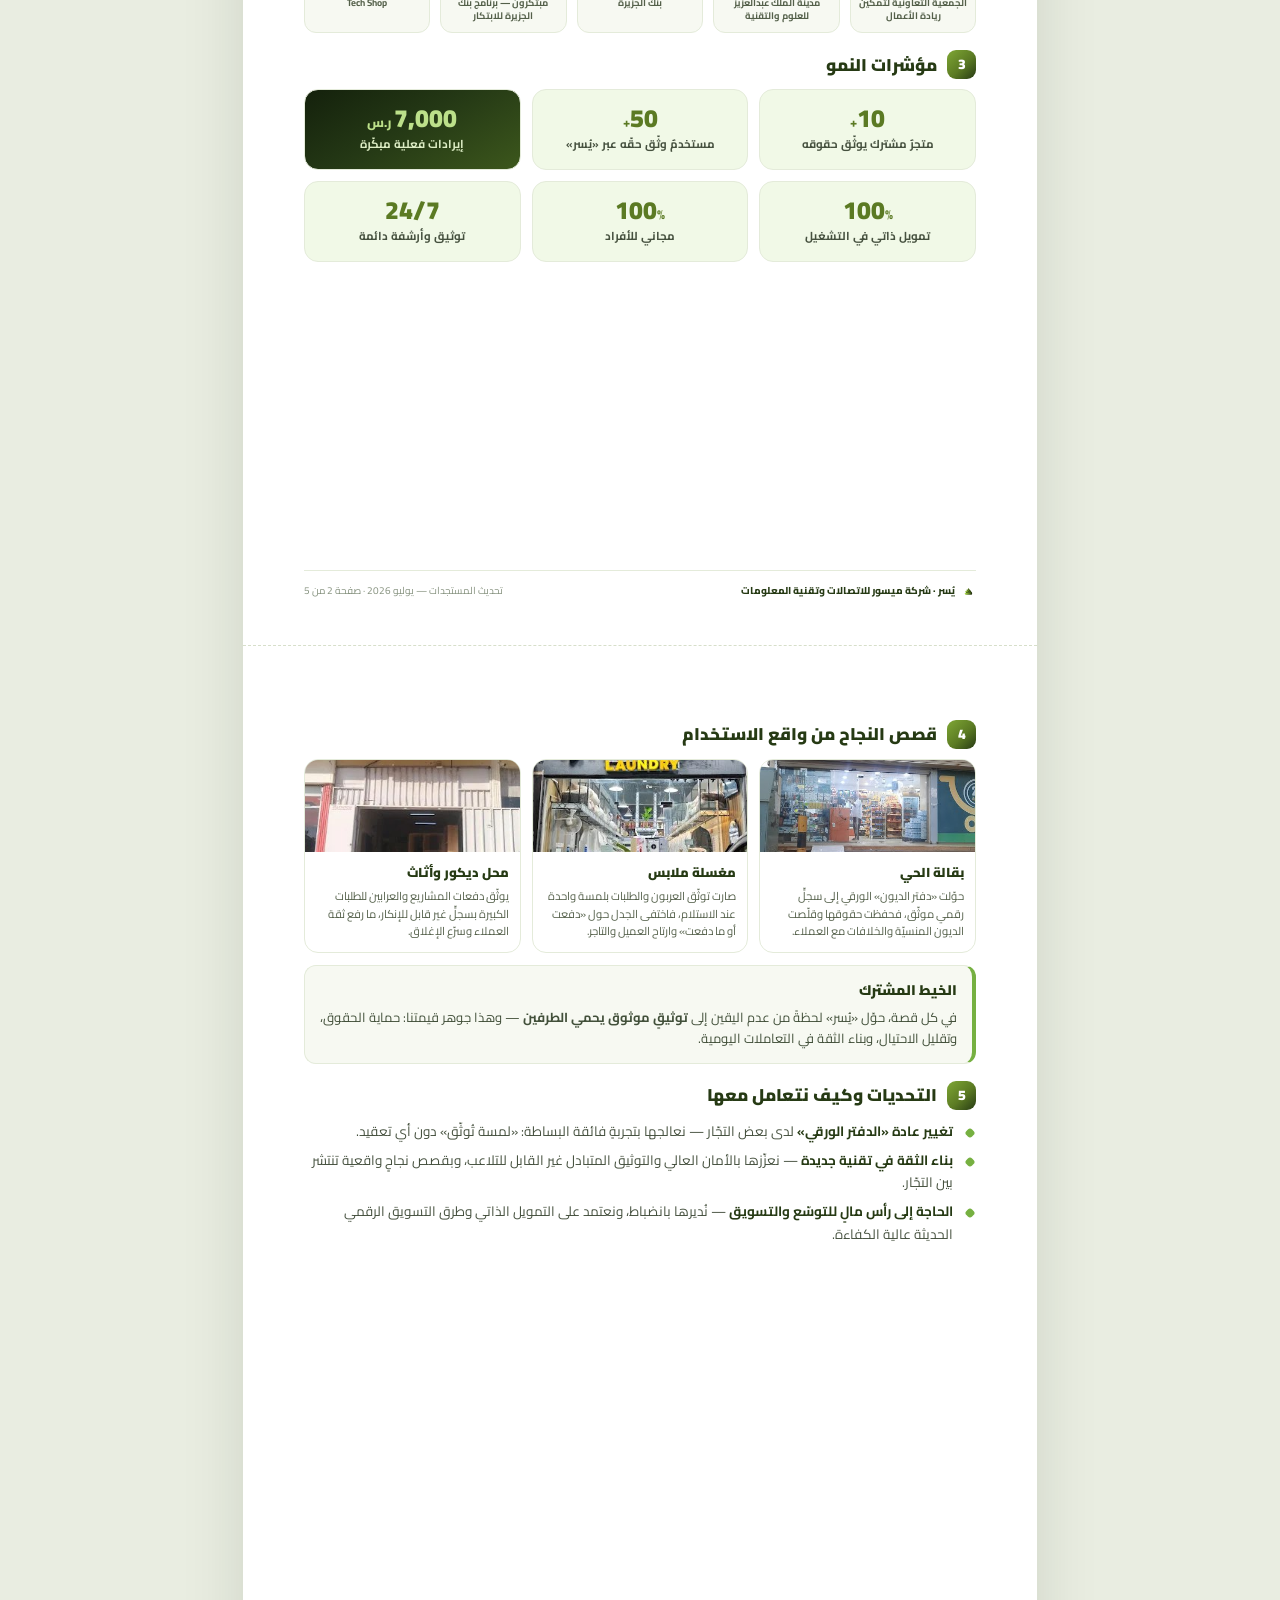
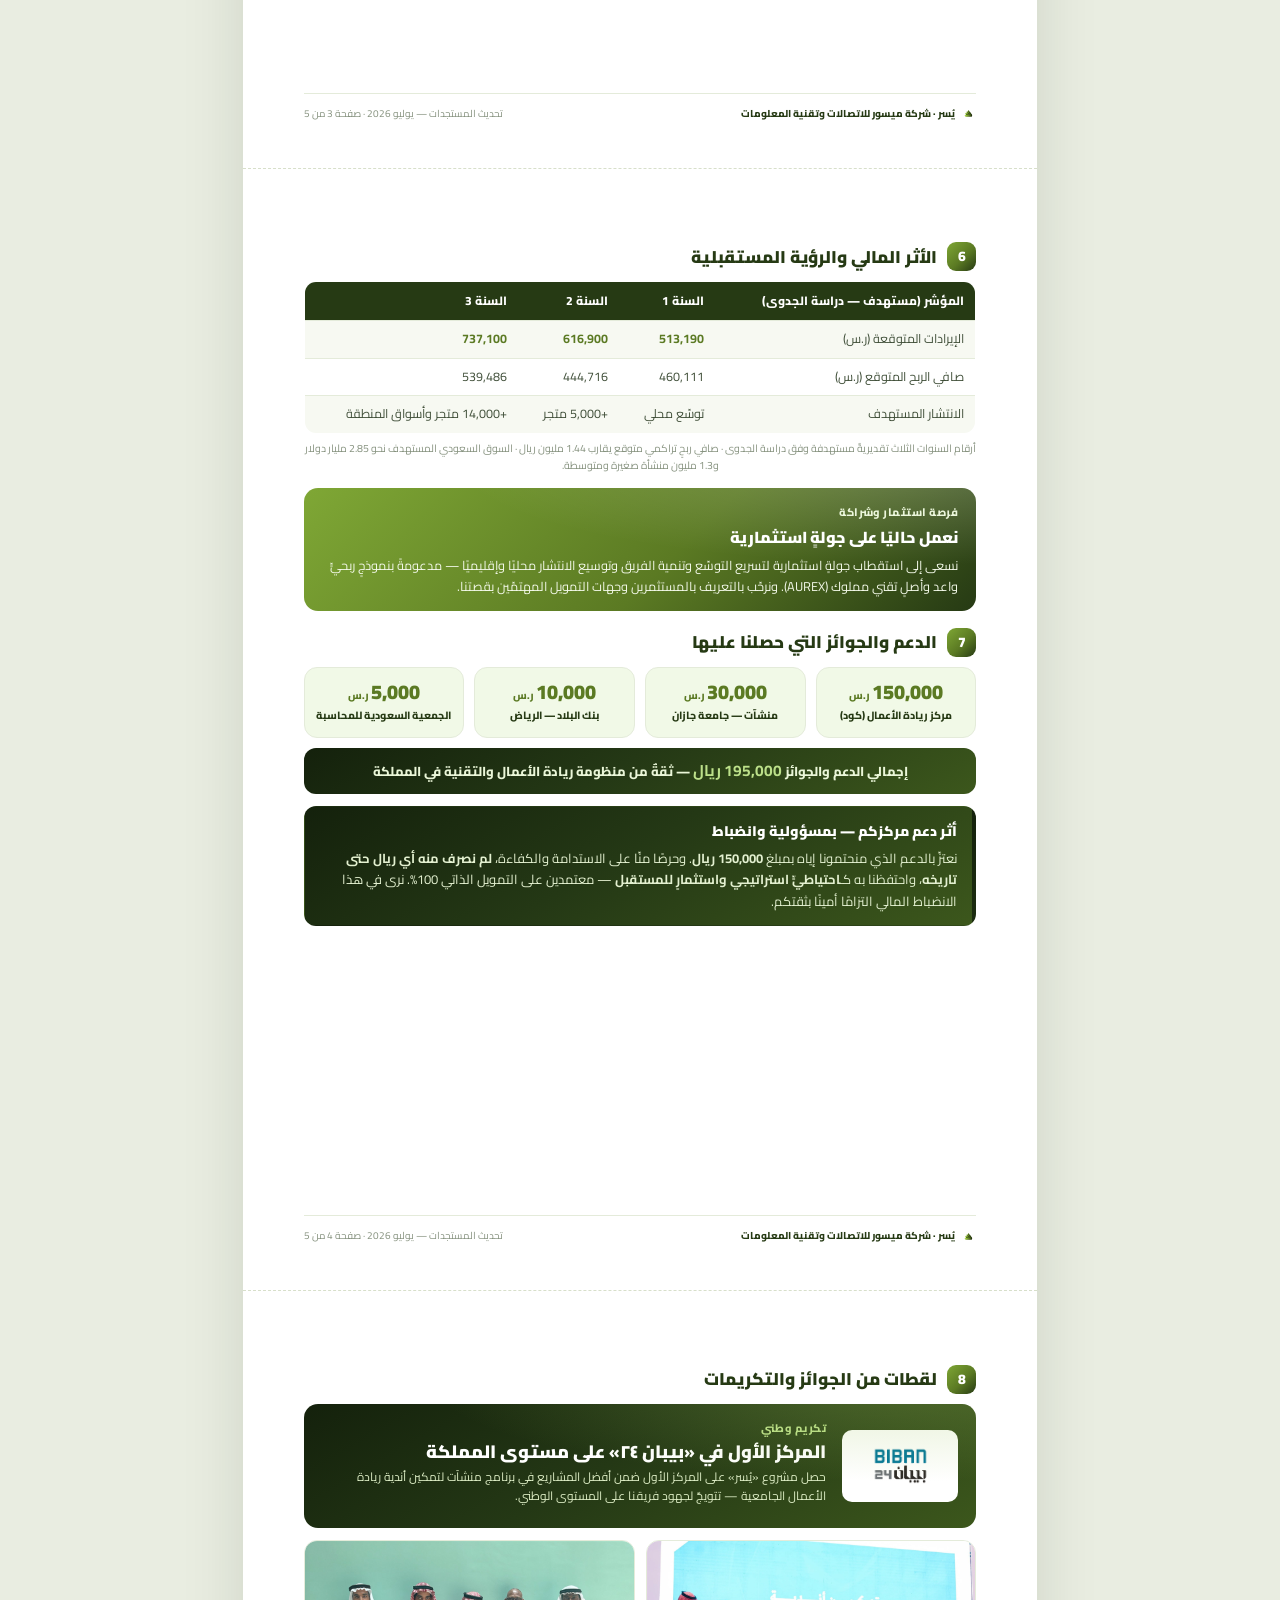
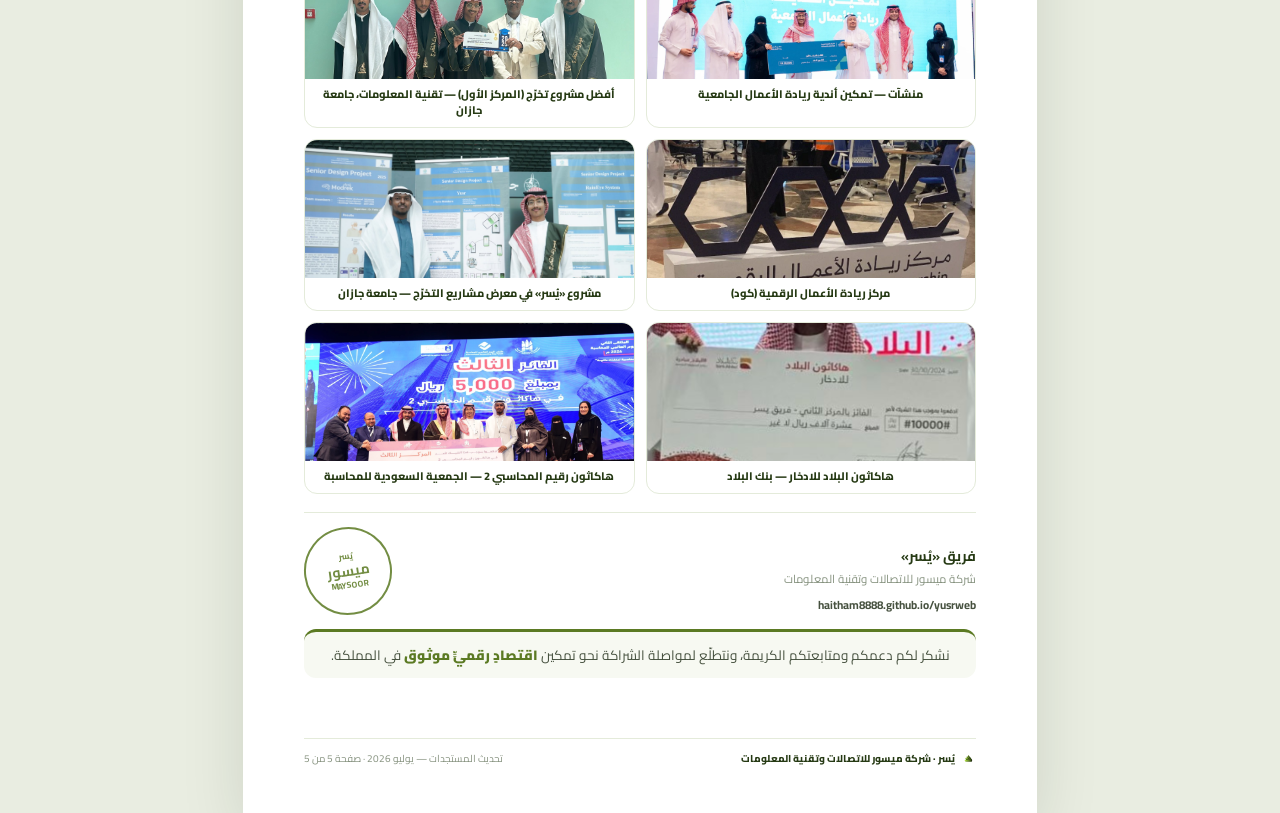
<file: success-story.html>
<!doctype html>
<html lang="ar" dir="rtl">
<head>
<meta charset="utf-8">
<meta name="viewport" content="width=device-width,initial-scale=1">
<title>يُسر | قصة نجاح وتحديث المستجدات — لمركز ريادة الأعمال (كود)</title>
<style>
@font-face{font-family:'Cairo';font-style:normal;font-weight:400 900;font-display:swap;
  src:url([data-uri]) format('woff2');
  unicode-range:U+0600-06FF,U+0750-077F,U+0870-088E,U+08A0-08FF,U+200C-200E,U+2010-2011,U+204F,U+2E41,U+FB50-FDFF,U+FE70-FE74,U+FE76-FEFC;}
@font-face{font-family:'Cairo';font-style:normal;font-weight:400 900;font-display:swap;
  src:url([data-uri]) format('woff2');
  unicode-range:U+0000-00FF,U+0131,U+0152-0153,U+02BB-02BC,U+02C6,U+02DA,U+02DC,U+2000-206F,U+2074,U+20AC,U+2122,U+2191,U+2193,U+2212,U+2215,U+FEFF,U+FFFD;}
:root{
  --primary:#5B7A23; --primary-2:#7FA735; --accent:#76B041;
  --primary-dark:#263A14; --primary-deep:#14210C;
  --strong:#1A1A1A; --body:#46513f; --muted:#86927f;
  --bg-light:#f7f9f2; --bg-tint:#f1f9e7; --border:#e4ebda;
  --warn-bg:#fcf3e7; --warn-bd:#f0d9b8; --warn-tx:#b07a1f;
  --grad:linear-gradient(135deg,#7FA735 0%,#5B7A23 55%,#263A14 100%);
  --grad-dark:linear-gradient(150deg,#14210C 0%,#243815 46%,#3c571c 100%);
  --s:1;
}


*{margin:0;padding:0;box-sizing:border-box}
html{-webkit-print-color-adjust:exact;print-color-adjust:exact}
body{font-family:'Cairo',system-ui,sans-serif;direction:rtl;background:#e9ede1;color:var(--body);line-height:1.65;font-size:14px;-webkit-font-smoothing:antialiased}
.doc{width:210mm;margin:0 auto;background:#fff;box-shadow:0 20px 60px rgba(20,33,12,.12)}
.page{padding:15mm 16mm 12mm;min-height:297mm;position:relative;display:flex;flex-direction:column}
.page + .page{border-top:1px dashed #d7dfca}
@media print{
  body{background:#fff}
  .doc{box-shadow:none;width:auto}
  .page{page-break-after:always;min-height:auto;padding:12mm 15mm}
  .page:last-child{page-break-after:auto}
  .sec,.kpis,.stories,.ftab,.callout,.sign,.tband,.lh,.partners,.story,.funds,.total,.launch,.awards,.aw,.invest,.rec-banner{page-break-inside:avoid}
}

.lh{display:flex;justify-content:space-between;align-items:flex-start;gap:18px;padding-bottom:14px;border-bottom:3px solid var(--primary)}
.lh .bx{display:flex;align-items:center;gap:12px}
.lh .bx img{width:50px;height:50px;object-fit:contain}
.lh .bx .nm{font-weight:900;font-size:21px;color:var(--primary-dark);line-height:1.2}
.lh .bx .co{font-size:11px;color:var(--muted);font-weight:700}
.lh .meta{text-align:left;font-size:11px;color:var(--body);line-height:1.7}
.lh .meta b{color:var(--primary-dark)}

.tband{margin:16px 0 4px;background:var(--grad-dark);border-radius:15px;padding:18px 22px;color:#fff;position:relative;overflow:hidden}
.tband:after{content:"";position:absolute;inset:0;background:radial-gradient(120% 140% at 88% -10%,rgba(158,196,90,.35),transparent 55%)}
.tband .kick{position:relative;font-size:11.5px;font-weight:800;letter-spacing:.5px;color:#bce08a;margin-bottom:5px}
.tband h1{position:relative;font-size:25px;font-weight:900;line-height:1.25}
.tband p{position:relative;font-size:13.5px;color:#dcecc4;margin-top:6px;max-width:62ch}
.tband .tag{position:relative;display:inline-block;margin-top:11px;background:rgba(255,255,255,.13);border:1px solid rgba(190,224,138,.4);color:#eaf6d8;font-size:12px;font-weight:800;padding:6px 14px;border-radius:999px}

.intro{margin:15px 0 2px;font-size:14px;color:#3d4736}
.intro b{color:var(--primary-dark)}

.launch{display:flex;gap:16px;align-items:center;background:var(--grad);color:#fff;border-radius:15px;padding:15px 18px;margin-top:16px;position:relative;overflow:hidden}
.launch:after{content:"";position:absolute;inset:0;background:radial-gradient(130% 150% at 6% -20%,rgba(255,255,255,.22),transparent 55%)}
.launch .txt{flex:1;position:relative}
.launch .txt .k{font-size:11px;font-weight:800;color:#eaf6d8;letter-spacing:.5px;margin-bottom:4px}
.launch .txt h3{font-size:19px;font-weight:900;margin-bottom:5px;color:#fff}
.launch .txt p{font-size:12.5px;color:#f2f8e8;line-height:1.6;margin:0}
.launch .pic{flex:none;width:100px;height:128px;border-radius:12px;background-size:cover;background-position:center;border:3px solid rgba(255,255,255,.55);position:relative}

.sec{margin-top:17px}
.sec > h2{display:flex;align-items:center;gap:10px;font-size:17px;font-weight:900;color:var(--primary-dark);margin-bottom:10px}
.sec > h2 .no{flex:none;width:29px;height:29px;border-radius:9px;background:var(--grad);color:#fff;display:flex;align-items:center;justify-content:center;font-size:14px;font-weight:900}
.sec p{margin-bottom:8px}
.sec strong{color:var(--primary-dark)}

.ul{list-style:none;margin:4px 0}
.ul li{position:relative;padding-right:23px;margin-bottom:7px;font-size:13.5px}
.ul li:before{content:"";position:absolute;right:2px;top:9px;width:8px;height:8px;border-radius:3px;background:var(--accent);transform:rotate(45deg)}
.ul li b{color:var(--primary-dark)}
.ul li.star:before{background:var(--primary);width:10px;height:10px;top:8px}

.partners{display:grid;grid-template-columns:repeat(5,1fr);gap:10px;margin-top:4px}
.pt{border:1px solid var(--border);border-radius:12px;background:var(--bg-light);padding:12px 8px 10px;text-align:center;display:flex;flex-direction:column;align-items:center;gap:8px}
.pt img{height:40px;max-width:100%;object-fit:contain}
.pt span{font-size:9.5px;color:#54604a;font-weight:700;line-height:1.4}

.kpis{display:grid;grid-template-columns:repeat(3,1fr);gap:11px;margin-top:4px}
.kpi{background:var(--bg-tint);border:1px solid var(--border);border-radius:14px;padding:15px 12px;text-align:center;position:relative;overflow:hidden}
.kpi .v{font-size:25px;font-weight:900;color:var(--primary);line-height:1}
.kpi .v small{font-size:13px;font-weight:800}
.kpi .l{font-size:11.5px;color:var(--body);font-weight:700;margin-top:5px}
.kpi.dark{background:var(--grad-dark)}
.kpi.dark .v{color:#bce08a}.kpi.dark .l{color:#dcecc4}

.stories{display:grid;grid-template-columns:repeat(3,1fr);gap:11px;margin-top:4px}
.story{border:1px solid var(--border);border-radius:14px;overflow:hidden;background:#fff;display:flex;flex-direction:column}
.story .im{height:92px;background-size:cover;background-position:center}
.story .bd{padding:10px 11px 12px}
.story .bd h4{font-size:13px;font-weight:900;color:var(--primary-dark);margin-bottom:4px}
.story .bd p{font-size:11.3px;color:#54604a;line-height:1.55;margin:0}

.callout{margin-top:12px;background:var(--bg-light);border:1px solid var(--border);border-right:4px solid var(--accent);border-radius:12px;padding:13px 15px}
.callout h4{font-size:14px;color:var(--primary-dark);font-weight:900;margin-bottom:5px;display:flex;align-items:center;gap:8px}
.callout p{font-size:13px;color:#42503a;margin:0}
.callout.dark{background:var(--grad-dark);border-color:transparent}
.callout.dark h4{color:#fff}.callout.dark p{color:#e3f0d0}

.ftab{width:100%;border-collapse:collapse;margin-top:6px;font-size:12.5px;border-radius:12px;overflow:hidden;border:1px solid var(--border)}
.ftab th{background:var(--primary-dark);color:#fff;font-weight:800;padding:9px 11px;text-align:right;font-size:12px}
.ftab td{padding:8px 11px;border-top:1px solid var(--border);color:#41503a}
.ftab tr:nth-child(even) td{background:var(--bg-light)}
.ftab td b{color:var(--primary)}
.fnote{font-size:10.5px;color:var(--muted);text-align:center;margin-top:6px;line-height:1.6}

.invest{margin-top:14px;background:var(--grad);color:#fff;border-radius:14px;padding:15px 18px;position:relative;overflow:hidden}
.invest:after{content:"";position:absolute;inset:0;background:radial-gradient(130% 150% at 94% -20%,rgba(255,255,255,.22),transparent 55%)}
.invest .k{position:relative;font-size:11px;font-weight:800;color:#eaf6d8;letter-spacing:.5px;margin-bottom:3px}
.invest h4{position:relative;font-size:16px;font-weight:900;margin-bottom:5px;color:#fff}
.invest p{position:relative;font-size:12.8px;color:#f2f8e8;line-height:1.6;margin:0}

.funds{display:grid;grid-template-columns:repeat(4,1fr);gap:10px;margin-top:4px}
.fund{border:1px solid var(--border);border-radius:13px;background:var(--bg-tint);padding:14px 10px;text-align:center}
.fund .amt{font-size:20px;font-weight:900;color:var(--primary);line-height:1}
.fund .amt small{font-size:10.5px;font-weight:800}
.fund .src{font-size:10.5px;color:var(--primary-dark);font-weight:800;margin-top:6px;line-height:1.45}
.total{margin-top:10px;text-align:center;background:var(--grad-dark);color:#eaf6d8;border-radius:12px;padding:10px 14px;font-size:13px;font-weight:800}
.total b{color:#bce08a;font-size:15.5px}

.rec-banner{display:flex;align-items:center;gap:16px;background:var(--grad-dark);color:#fff;border-radius:14px;padding:15px 18px;position:relative;overflow:hidden;margin-top:4px}
.rec-banner:after{content:"";position:absolute;inset:0;background:radial-gradient(130% 150% at 90% -20%,rgba(158,196,90,.3),transparent 55%)}
.rec-banner .lg{flex:none;width:116px;height:72px;background:#fff;border-radius:10px;display:flex;align-items:center;justify-content:center;padding:8px}
.rec-banner .lg img{max-width:100%;max-height:100%;object-fit:contain}
.rec-banner .t{flex:1;position:relative}
.rec-banner .t .k{font-size:11px;font-weight:800;color:#bce08a;letter-spacing:.5px;margin-bottom:3px}
.rec-banner .t h3{font-size:18px;font-weight:900;color:#fff;line-height:1.3}
.rec-banner .t p{font-size:12px;color:#dcecc4;margin-top:5px;line-height:1.55}

.awards{display:grid;grid-template-columns:repeat(2,1fr);gap:11px;margin-top:12px}
.aw{border:1px solid var(--border);border-radius:13px;overflow:hidden;background:#fff}
.aw .im{height:138px;background-size:cover;background-position:center top}
.aw .cap{padding:8px 11px;font-size:11px;font-weight:800;color:var(--primary-dark);text-align:center;line-height:1.45}

.sign{margin-top:18px;display:flex;justify-content:space-between;align-items:flex-end;gap:20px;border-top:1px solid var(--border);padding-top:14px}
.sign .who b{color:var(--primary-dark);font-size:14px}
.sign .who span{font-size:11.5px;color:var(--muted);display:block;margin-top:2px}
.sign .who .co{font-size:11.5px;color:var(--body);margin-top:7px;font-weight:700}
.sign .stamp{width:88px;height:88px;border:2px solid var(--primary);color:var(--primary);border-radius:50%;display:flex;flex-direction:column;align-items:center;justify-content:center;font-weight:900;opacity:.85;transform:rotate(-8deg);text-align:center;line-height:1.3}
.sign .stamp span{font-size:8.5px;font-weight:700}
.sign .stamp b{font-size:14px}

.pfoot{margin-top:auto;padding-top:12px;border-top:1px solid var(--border);display:flex;justify-content:space-between;font-size:10px;color:var(--muted)}
.pfoot .b{display:flex;align-items:center;gap:6px;font-weight:800;color:var(--primary-dark)}
.pfoot .b img{width:15px;height:15px}
.hi{color:var(--primary);font-weight:900}
.close{margin-top:14px;text-align:center;border-top:3px solid var(--primary);border-radius:12px;background:var(--bg-light);padding:12px 16px}
.close p{font-size:13.5px;margin:0}

</style>
</head>
<body>
<div class="doc">
<section class="page">
  <div class="lh">
    <div class="bx"><img src="assets/img/Yusr.png" alt="يُسر"><div><div class="nm">يُسر</div><div class="co">شركة ميسور للاتصالات وتقنية المعلومات</div></div></div>
    <div class="meta"><div><b>إلى:</b> مركز ريادة الأعمال (كود)</div><div>وزارة الاتصالات وتقنية المعلومات</div><div><b>عناية:</b> الأستاذة العنود المرشد</div><div><b>التاريخ:</b> 1 يوليو 2026م</div></div>
  </div>
  <div class="tband">
    <div class="kick">تحديث المستجدات وأثر الدعم</div>
    <h1>قصة نجاح «يُسر» — من دفترٍ ورقي إلى منصّة توثيق وطنية</h1>
    <p>تطبيق سعودي يحوّل توثيق الحقوق المالية بين التجّار وعملائهم إلى سجلّاتٍ رقمية موثّقة وغير قابلة للتلاعب، بلمسةٍ واحدة عبر تقنية <b>AUREX</b>.</p>
    <span class="tag">لمسة تُوثّق، لا تدفع</span>
  </div>
  <p class="intro">السلام عليكم ورحمة الله وبركاته، وبعد،<br>
  يسرّنا في <b>شركة ميسور للاتصالات وتقنية المعلومات</b> — الجهة المطوّرة لتطبيق <b>«يُسر»</b> — أن نرفع لكم هذا التحديث بأبرز مستجدّاتنا وقصص نجاحنا ومؤشرات نمونا، عرفانًا بدعمكم واحتضانكم الذي كان له أثرٌ ملموس في مسيرتنا. ونعتزّ بالشراكة مع <b>مركز ريادة الأعمال (كود)</b> في بناء منتجٍ تقني سعودي يخدم المنشآت الصغيرة والمتوسطة ويعزّز الاقتصاد الرقمي ضمن مستهدفات رؤية المملكة 2030.</p>

  <div class="launch">
    <div class="txt">
      <div class="k">أحدث المستجدات</div>
      <h3>التدشين الرسمي لتطبيق «يُسر»</h3>
      <p>احتفلنا بتدشين «يُسر» رسميًا — لحظةٌ نعتزّ بها ونشارككم فرحتها، تتوّج شهورًا من العمل وتؤذن بمرحلة انطلاقٍ أوسع في السوق السعودي.</p>
    </div>
    <div class="pic" style="background-image:url('assets/img/launch.jpg')"></div>
  </div>

  <div class="sec">
    <h2><span class="no">1</span> الوضع الحالي للشركة</h2>
    <p>شركة <strong>ميسور</strong> شركةٌ تقنية سعودية ناشئة، منتجها الأول تطبيق <strong>«يُسر»</strong>: وسيطٌ رقمي آمن لتوثيق الديون والعربون بين المتاجر والموردين وعملائهم. بدأنا بتقنية رمز الاستجابة (QR) وأثبتنا الفكرة، ثم أعدنا الإطلاق بتقنيتنا المطوّرة داخليًا <strong>AUREX</strong> وبدأنا نحقّق إيرادات فعلية — وصولًا إلى <strong>التدشين الرسمي</strong> للتطبيق.</p>
    <ul class="ul">
      <li><b>تشغيلٌ فعلي حيّ:</b> التطبيق يعمل في السوق مع متاجر ومستخدمين حقيقيين يوثّقون معاملاتهم يوميًا.</li>
      <li><b>تمويل ذاتي 100%:</b> نُدير تشغيلنا الحالي بالكامل ذاتيًا، بانضباطٍ مالي عالٍ وكفاءةٍ في رأس المال.</li>
      <li><b>ملكية فكرية سعودية:</b> تقنية AUREX قيد التسجيل كـ<b>براءة اختراع</b> — أصلٌ استراتيجي يحمي تميّزنا التنافسي.</li>
      <li><b>تقديرٌ وطني:</b> حصدنا مراكز أولى وجوائز على مستوى المملكة (تفصيلها في الصفحتين 4 و5).</li>
    </ul>
  </div>
  <div class="pfoot"><span class="b"><img src="assets/img/Yusr.png">يُسر · شركة ميسور للاتصالات وتقنية المعلومات</span><span>تحديث المستجدات — يوليو 2026 · صفحة 1 من 5</span></div>
</section>

<section class="page">
  <div class="sec">
    <h2><span class="no">2</span> أبرز الإنجازات والتطورات</h2>
    <ul class="ul">
      <li class="star"><b>المركز الأول في «بيبان ٢٤»</b> — ضمن أفضل المشاريع على مستوى المملكة، عبر برنامج منشآت لتمكين أندية ريادة الأعمال الجامعية.</li>
      <li class="star"><b>جائزة أفضل مشروع تخرّج (المركز الأول)</b> — قسم تقنية المعلومات بجامعة جازان.</li>
      <li><b>التدشين الرسمي لتطبيق «يُسر»</b> — تتويجٌ لمسيرة التطوير وإعلانٌ لمرحلة انطلاقٍ أوسع.</li>
      <li><b>رفع التطبيق على متجر آبل (App Store)</b> وهو حاليًا <b>قيد المراجعة النهائية</b>، مع استكمال متطلبات ومعالجات <b>الأمن السيبراني</b>.</li>
      <li><b>إطلاق تقنية AUREX</b> التي تحوّل الدفاتر الورقية إلى سجلّات موثّقة بتوقيعٍ رقمي متقدّم يمنع التلاعب أو الإنكار.</li>
      <li><b>توسيع نموذج العمل</b> ليشمل الأفراد والمنشآت والجهات الحكومية، وبناء واجهة <b>AUREX API</b> للتكامل مع الشركات والبنوك والجهات الحكومية (B2B/B2G).</li>
    </ul>
  </div>

  <div class="sec">
    <h2><span class="no">◇</span> شركاء النجاح والاحتضان</h2>
    <div class="partners">
      <div class="pt"><img src="assets/img/partners/tamkeen.png" alt="تمكين"><span>الجمعية التعاونية لتمكين ريادة الأعمال</span></div>
      <div class="pt"><img src="assets/img/partners/kacst.jpg" alt="كاكست"><span>مدينة الملك عبدالعزيز للعلوم والتقنية</span></div>
      <div class="pt"><img src="assets/img/partners/aljazira.jpg" alt="بنك الجزيرة"><span>بنك الجزيرة</span></div>
      <div class="pt"><img src="assets/img/partners/mubtakiroon.png" alt="مبتكرون"><span>مبتكرون — برنامج بنك الجزيرة للابتكار</span></div>
      <div class="pt"><img src="assets/img/partners/techshop.png" alt="Tech Shop"><span>Tech Shop</span></div>
    </div>
  </div>

  <div class="sec">
    <h2><span class="no">3</span> مؤشرات النمو</h2>
    <div class="kpis">
      <div class="kpi"><div class="v">10<small>+</small></div><div class="l">متجرٌ مشترك يوثّق حقوقه</div></div>
      <div class="kpi"><div class="v">50<small>+</small></div><div class="l">مستخدمٌ وثّق حقّه عبر «يُسر»</div></div>
      <div class="kpi dark"><div class="v">7,000<small> ر.س</small></div><div class="l">إيرادات فعلية مبكّرة</div></div>
      <div class="kpi"><div class="v">100<small>%</small></div><div class="l">تمويل ذاتي في التشغيل</div></div>
      <div class="kpi"><div class="v">100<small>%</small></div><div class="l">مجاني للأفراد</div></div>
      <div class="kpi"><div class="v">24/7</div><div class="l">توثيق وأرشفة دائمة</div></div>
    </div>
  </div>
  <div class="pfoot"><span class="b"><img src="assets/img/Yusr.png">يُسر · شركة ميسور للاتصالات وتقنية المعلومات</span><span>تحديث المستجدات — يوليو 2026 · صفحة 2 من 5</span></div>
</section>

<section class="page">
  <div class="sec">
    <h2><span class="no">4</span> قصص النجاح من واقع الاستخدام</h2>
    <div class="stories">
      <div class="story"><div class="im" style="background-image:url('assets/img/store-grocery.jpg')"></div><div class="bd"><h4>بقالة الحي</h4><p>حوّلت «دفتر الديون» الورقي إلى سجلٍّ رقمي موثّق، فحفظت حقوقها وقلّصت الديون المنسيّة والخلافات مع العملاء.</p></div></div>
      <div class="story"><div class="im" style="background-image:url('assets/img/store-laundry.jpg')"></div><div class="bd"><h4>مغسلة ملابس</h4><p>صارت توثّق العربون والطلبات بلمسة واحدة عند الاستلام، فاختفى الجدل حول «دفعت أو ما دفعت» وارتاح العميل والتاجر.</p></div></div>
      <div class="story"><div class="im" style="background-image:url('assets/img/store-decor.jpg')"></div><div class="bd"><h4>محل ديكور وأثاث</h4><p>يوثّق دفعات المشاريع والعرابين للطلبات الكبيرة بسجلٍّ غير قابل للإنكار، ما رفع ثقة العملاء وسرّع الإغلاق.</p></div></div>
    </div>
    <div class="callout"><h4>الخيط المشترك</h4><p>في كل قصة، حوّل «يُسر» لحظةً من عدم اليقين إلى <b>توثيقٍ موثوق يحمي الطرفين</b> — وهذا جوهر قيمتنا: حماية الحقوق، وتقليل الاحتيال، وبناء الثقة في التعاملات اليومية.</p></div>
  </div>

  <div class="sec">
    <h2><span class="no">5</span> التحديات وكيف نتعامل معها</h2>
    <ul class="ul">
      <li><b>تغيير عادة «الدفتر الورقي»</b> لدى بعض التجّار — نعالجها بتجربةٍ فائقة البساطة: «لمسة تُوثّق» دون أي تعقيد.</li>
      <li><b>بناء الثقة في تقنية جديدة</b> — نعزّزها بالأمان العالي والتوثيق المتبادل غير القابل للتلاعب، وبقصص نجاحٍ واقعية تنتشر بين التجّار.</li>
      <li><b>الحاجة إلى رأس مالٍ للتوسّع والتسويق</b> — نُديرها بانضباط، ونعتمد على التمويل الذاتي وطرق التسويق الرقمي الحديثة عالية الكفاءة.</li>
    </ul>
  </div>
  <div class="pfoot"><span class="b"><img src="assets/img/Yusr.png">يُسر · شركة ميسور للاتصالات وتقنية المعلومات</span><span>تحديث المستجدات — يوليو 2026 · صفحة 3 من 5</span></div>
</section>

<section class="page">
  <div class="sec">
    <h2><span class="no">6</span> الأثر المالي والرؤية المستقبلية</h2>
    <table class="ftab">
      <tr><th>المؤشر (مستهدف — دراسة الجدوى)</th><th>السنة 1</th><th>السنة 2</th><th>السنة 3</th></tr>
      <tr><td>الإيرادات المتوقعة (ر.س)</td><td><b>513,190</b></td><td><b>616,900</b></td><td><b>737,100</b></td></tr>
      <tr><td>صافي الربح المتوقع (ر.س)</td><td>460,111</td><td>444,716</td><td>539,486</td></tr>
      <tr><td>الانتشار المستهدف</td><td>توسّع محلي</td><td>+5,000 متجر</td><td>+14,000 متجر وأسواق المنطقة</td></tr>
    </table>
    <p class="fnote">أرقام السنوات الثلاث تقديريةٌ مستهدفة وفق دراسة الجدوى · صافي ربحٍ تراكمي متوقع يقارب 1.44 مليون ريال · السوق السعودي المستهدف نحو 2.85 مليار دولار و1.3 مليون منشأة صغيرة ومتوسطة.</p>
    <div class="invest">
      <div class="k">فرصة استثمار وشراكة</div>
      <h4>نعمل حاليًا على جولةٍ استثمارية</h4>
      <p>نسعى إلى استقطاب جولةٍ استثمارية لتسريع التوسّع وتنمية الفريق وتوسيع الانتشار محليًا وإقليميًا — مدعومةً بنموذجٍ ربحيٍّ واعد وأصلٍ تقني مملوك (AUREX). ونرحّب بالتعريف بالمستثمرين وجهات التمويل المهتمّين بقصتنا.</p>
    </div>
  </div>

  <div class="sec">
    <h2><span class="no">7</span> الدعم والجوائز التي حصلنا عليها</h2>
    <div class="funds">
      <div class="fund"><div class="amt">150,000<small> ر.س</small></div><div class="src">مركز ريادة الأعمال (كود)</div></div>
      <div class="fund"><div class="amt">30,000<small> ر.س</small></div><div class="src">منشآت — جامعة جازان</div></div>
      <div class="fund"><div class="amt">10,000<small> ر.س</small></div><div class="src">بنك البلاد — الرياض</div></div>
      <div class="fund"><div class="amt">5,000<small> ر.س</small></div><div class="src">الجمعية السعودية للمحاسبة</div></div>
    </div>
    <div class="total">إجمالي الدعم والجوائز <b>195,000 ريال</b> — ثقةٌ من منظومة ريادة الأعمال والتقنية في المملكة</div>
    <div class="callout dark"><h4>أثر دعم مركزكم — بمسؤولية وانضباط</h4><p>نعتزّ بالدعم الذي منحتمونا إياه بمبلغ <b>150,000 ريال</b>. وحرصًا منّا على الاستدامة والكفاءة، <b>لم نصرف منه أي ريال حتى تاريخه</b>، واحتفظنا به كـ<b>احتياطيٍّ استراتيجي واستثمارٍ للمستقبل</b> — معتمدين على التمويل الذاتي 100%. نرى في هذا الانضباط المالي التزامًا أمينًا بثقتكم.</p></div>
  </div>
  <div class="pfoot"><span class="b"><img src="assets/img/Yusr.png">يُسر · شركة ميسور للاتصالات وتقنية المعلومات</span><span>تحديث المستجدات — يوليو 2026 · صفحة 4 من 5</span></div>
</section>

<section class="page">
  <div class="sec">
    <h2><span class="no">8</span> لقطات من الجوائز والتكريمات</h2>
    <div class="rec-banner">
      <div class="lg"><img src="assets/img/partners/biban.jpg" alt="بيبان 24"></div>
      <div class="t">
        <div class="k">تكريم وطني</div>
        <h3>المركز الأول في «بيبان ٢٤» على مستوى المملكة</h3>
        <p>حصل مشروع «يُسر» على المركز الأول ضمن أفضل المشاريع في برنامج منشآت لتمكين أندية ريادة الأعمال الجامعية — تتويجٌ لجهود فريقنا على المستوى الوطني.</p>
      </div>
    </div>
    <div class="awards">
      <div class="aw"><div class="im" style="background-image:url('assets/img/awards/monshaat.webp')"></div><div class="cap">منشآت — تمكين أندية ريادة الأعمال الجامعية</div></div>
      <div class="aw"><div class="im" style="background-image:url('assets/img/awards/jazan-project.jpeg')"></div><div class="cap">أفضل مشروع تخرّج (المركز الأول) — تقنية المعلومات، جامعة جازان</div></div>
      <div class="aw"><div class="im" style="background-image:url('assets/img/awards/code.webp')"></div><div class="cap">مركز ريادة الأعمال الرقمية (كود)</div></div>
      <div class="aw"><div class="im" style="background-image:url('assets/img/awards/yusr-expo.jpeg')"></div><div class="cap">مشروع «يُسر» في معرض مشاريع التخرّج — جامعة جازان</div></div>
      <div class="aw"><div class="im" style="background-image:url('assets/img/awards/albilad.png')"></div><div class="cap">هاكاثون البلاد للادخار — بنك البلاد</div></div>
      <div class="aw"><div class="im" style="background-image:url('assets/img/awards/saa.webp')"></div><div class="cap">هاكاثون رقيم المحاسبي 2 — الجمعية السعودية للمحاسبة</div></div>
    </div>
  </div>

  <div class="sign">
    <div class="who"><b>فريق «يُسر»</b><span>شركة ميسور للاتصالات وتقنية المعلومات</span><div class="co">haitham8888.github.io/yusrweb</div></div>
    <div class="stamp"><span>يُسر</span><b>ميسور</b><span>MAYSOOR</span></div>
  </div>
  <div class="close"><p>نشكر لكم دعمكم ومتابعتكم الكريمة، ونتطلّع لمواصلة الشراكة نحو تمكين <span class="hi">اقتصادٍ رقميٍّ موثوق</span> في المملكة.</p></div>
  <div class="pfoot"><span class="b"><img src="assets/img/Yusr.png">يُسر · شركة ميسور للاتصالات وتقنية المعلومات</span><span>تحديث المستجدات — يوليو 2026 · صفحة 5 من 5</span></div>
</section>
</div>
</body>
</html>
</file>
